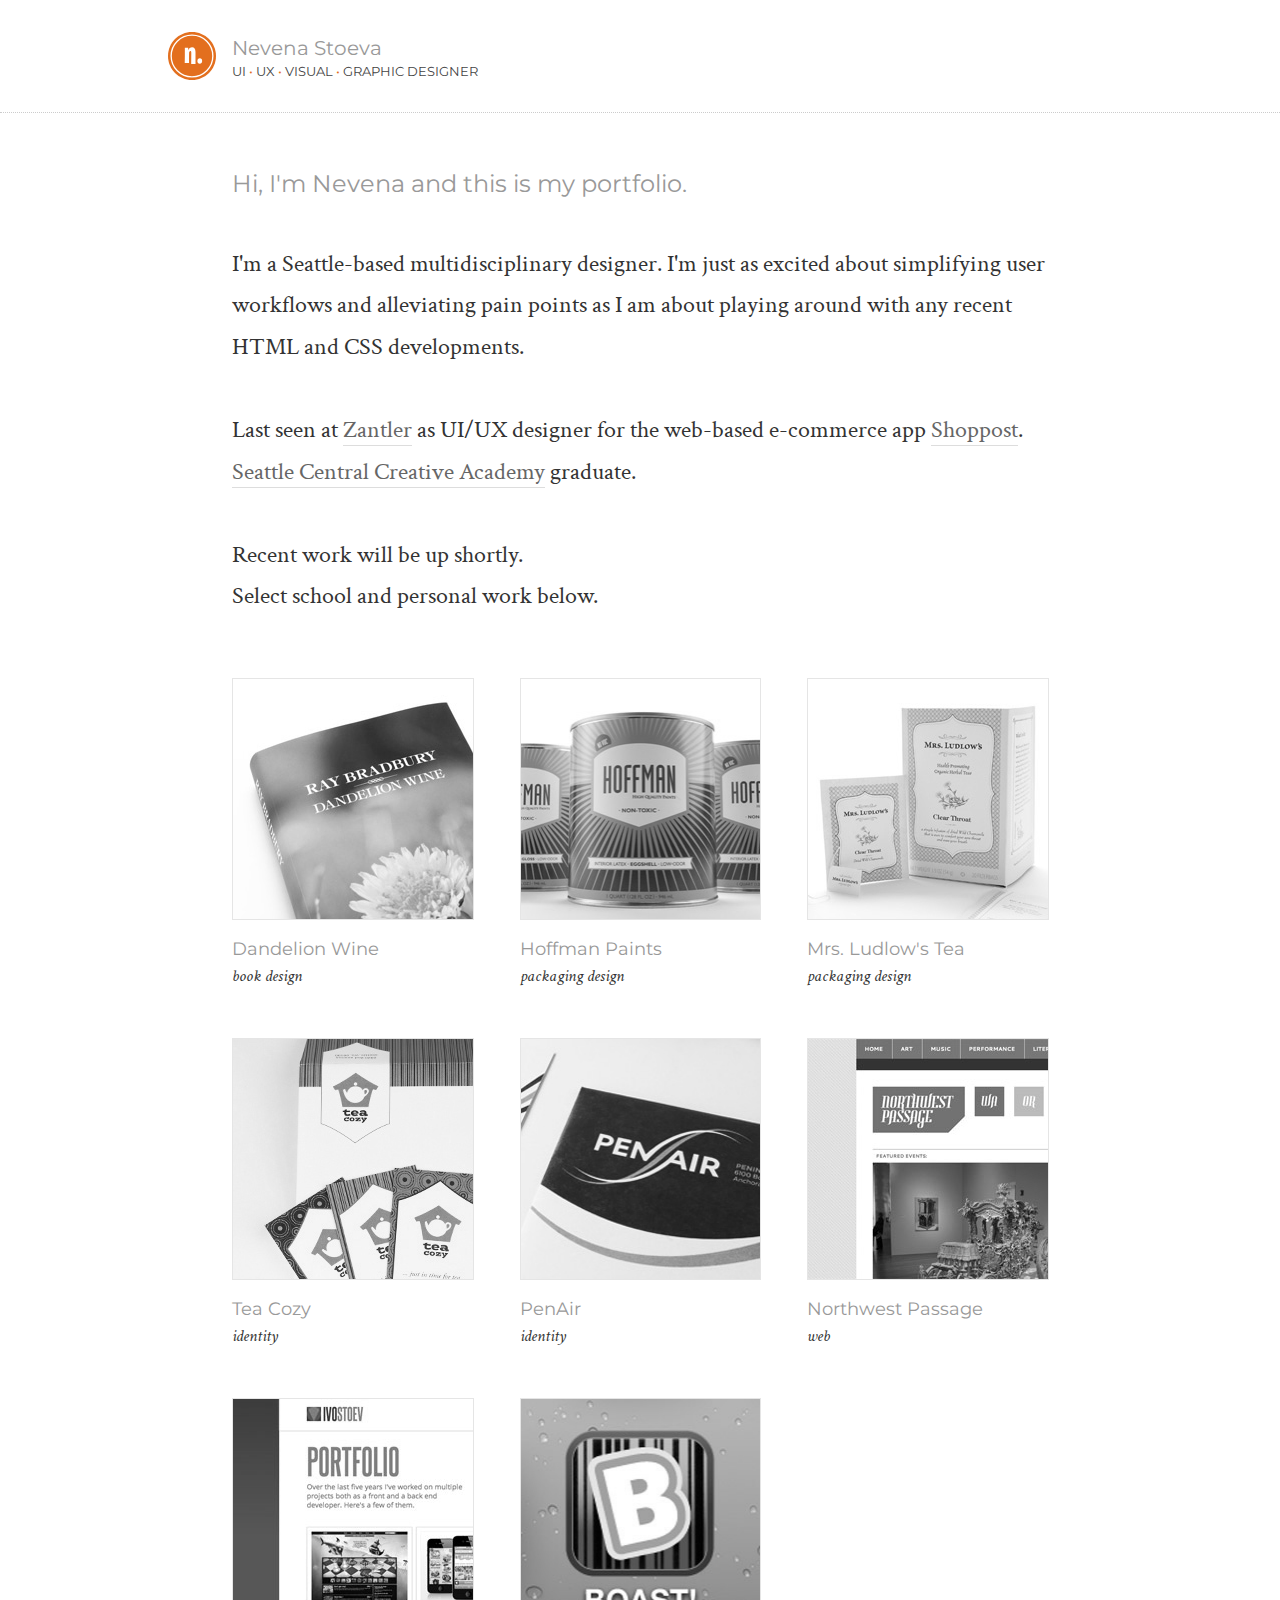
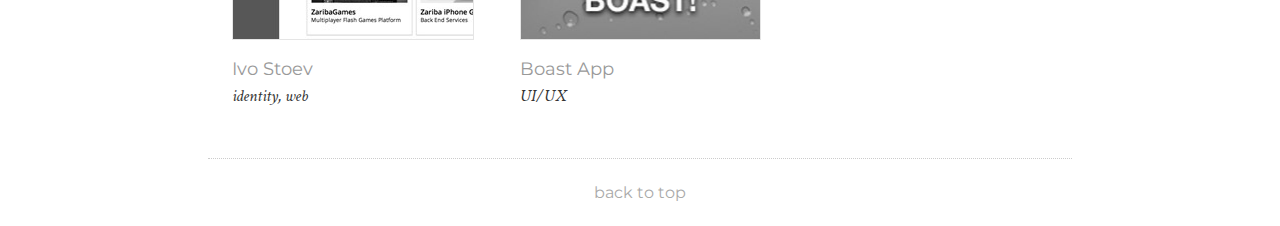
<file: index.html>
<!DOCTYPE html>
<html>
<head>
	<title>Nevena Stoeva | Portfolio</title>
	<link rel="icon" href="img/favicon.png" />
	<meta name="viewport" content="width=device-width, initial-scale=1.0">
	<meta name="description" content="Portfolio of Nevena Stoeva, Seattle-based UI/UX/Visual/Graphic Designer" />
	<meta name="keywords" content="portfolio, UI designer, UX designer, user interface designer, visual designer, graphic designer" />
	<link href='https://fonts.googleapis.com/css?family=Montserrat:400,700' rel='stylesheet' type='text/css'>
	<link href='https://fonts.googleapis.com/css?family=Crimson+Text:400,400italic,600,600italic,700,700italic' rel='stylesheet' type='text/css'>
	<link rel="stylesheet" src="//normalize-css.googlecode.com/svn/trunk/normalize.css" />
	<link href="styles.css" rel="stylesheet" type="text/css">
	<script>
	  (function(i,s,o,g,r,a,m){i['GoogleAnalyticsObject']=r;i[r]=i[r]||function(){
	  (i[r].q=i[r].q||[]).push(arguments)},i[r].l=1*new Date();a=s.createElement(o),
	  m=s.getElementsByTagName(o)[0];a.async=1;a.src=g;m.parentNode.insertBefore(a,m)
	  })(window,document,'script','//www.google-analytics.com/analytics.js','ga');

	  ga('create', 'UA-23920170-1', 'auto');
	  ga('send', 'pageview');

	</script>
</head>

<body>
	<!-- Why hello there, thank you for taking a look.  -->
		<div class="container-fluid main-nav">
			<header class="container">
			<a href="index.html">	
				<img src="img/nevena-logo.svg" alt="Nevena Stoeva logo" class="logo">
				<div>
					<h1>Nevena Stoeva</h1>
					<h2>UI <span class="orange">&bullet;</span> UX <span class="orange">&bullet;</span> Visual <span class="orange">&bullet;</span> Graphic Designer</h2>
				</div>
			</a>
			</header>
		</div>


	<section class="container summary">
		<h3>Hi, I'm Nevena and this is my portfolio.</h3>
		<p>I'm a Seattle-based multidisciplinary designer. I'm just as excited about simplifying user workflows and alleviating pain points as I am about playing around with any recent HTML and CSS developments.</p>
		<p>Last seen at <a href="http://zantler.com/" target="_blank">Zantler</a> as UI/UX designer for the web-based e-commerce app <a href="http://shoppost.com/" target="_blank.">Shoppost</a>. <a href="http://seattlecentralcreativeacademy.com/">Seattle Central Creative Academy</a> graduate.</p>
		<p>Recent work will be up shortly. <br/> 
		   Select school and personal work below.</p>
	</section>

	<section class="container projects">
		<ul>
			<li class="project">
				<a href="dandelion-wine.html">
					<img class="project-thumbnail" src="img/thumbnail-dandelion.jpg" alt="Project thumbnail: Dandelion Wine, book design">
					<h4>Dandelion Wine</h4>
					<p class="project-label">book design</p>
				</a>
			</li>
			<li class="project">
				<a href="hoffman.html">
					<img class="project-thumbnail" src="img/thumbnail-hoffman.jpg" alt="Project thumbnail: Hoffman Paints, packaging design">
					<h4>Hoffman Paints</h4>
					<p class="project-label">packaging design</p>
				</a>
			</li>
			<li class="project">
				<a href="ludlow.html">
					<img class="project-thumbnail" src="img/thumbnail-ludlow.jpg" alt="Project thumbnail: Mrs. Ludlow's Tea, web design">
					<h4>Mrs. Ludlow's Tea</h4>
					<p class="project-label">packaging design</p>
				</a>
			</li>
			<li class="project">
				<a href="tea-cozy.html">
					<img class="project-thumbnail" src="img/thumbnail-tea-cozy.jpg" alt="Project thumbnail: Tea Cozy, identity">
					<h4>Tea Cozy</h4>
					<p class="project-label">identity</p>
				</a>
			</li>
			<li class="project">
				<a href="penair.html">
					<img class="project-thumbnail" src="img/thumbnail-penair.jpg" alt="Project thumbnail: PenAir, identity">
					<h4>PenAir</h4>
					<p class="project-label">identity</p>
				</a>
			</li>
			<li class="project">
				<a href="northwest-passage.html">
					<img class="project-thumbnail" src="img/thumbnail-northwest-passage.jpg" alt="Project thumbnail: Northwest Passage, web design">
					<h4>Northwest Passage</h4>
					<p class="project-label">web</p>
				</a>
			</li>
			<li class="project">
				<a href="ivo-stoev.html">
					<img class="project-thumbnail" src="img/thumbnail-ivo.jpg" alt="Project thumbnail: Ivo Stoev, identity and web design">
					<h4>Ivo Stoev</h4>
					<p class="project-label">identity, web</p>
				</a>
			</li>
			<li class="project">
				<a href="boast-app.html">
					<img class="project-thumbnail" src="img/thumbnail-boast.jpg" alt="Project thumbnail: Boast, UI/UX design">
					<h4>Boast App</h4>
					<p class="project-label">UI/UX</p>
				</a>
			</li>		
		</ul>		
	</section>
	<footer class="container">
		<a href="#top">back to top</a>
	</footer>
</body>
</html>
</file>
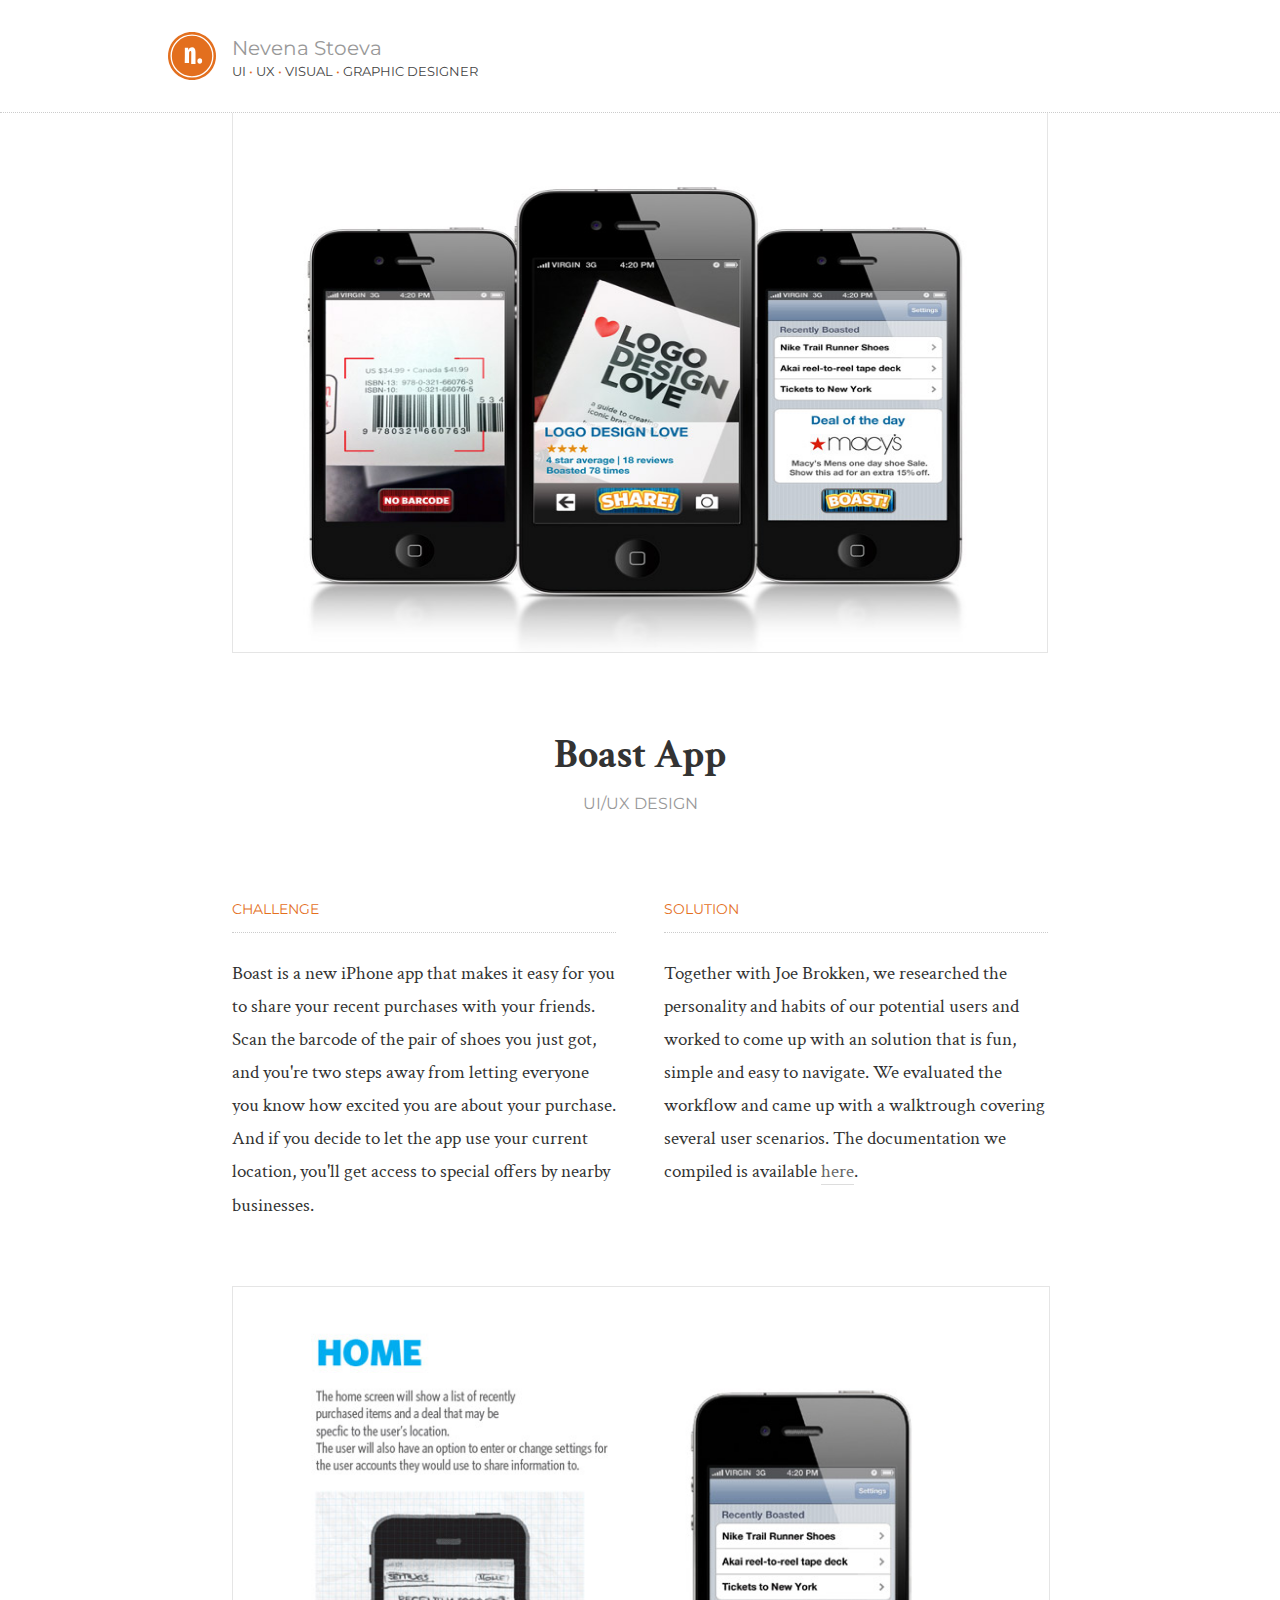
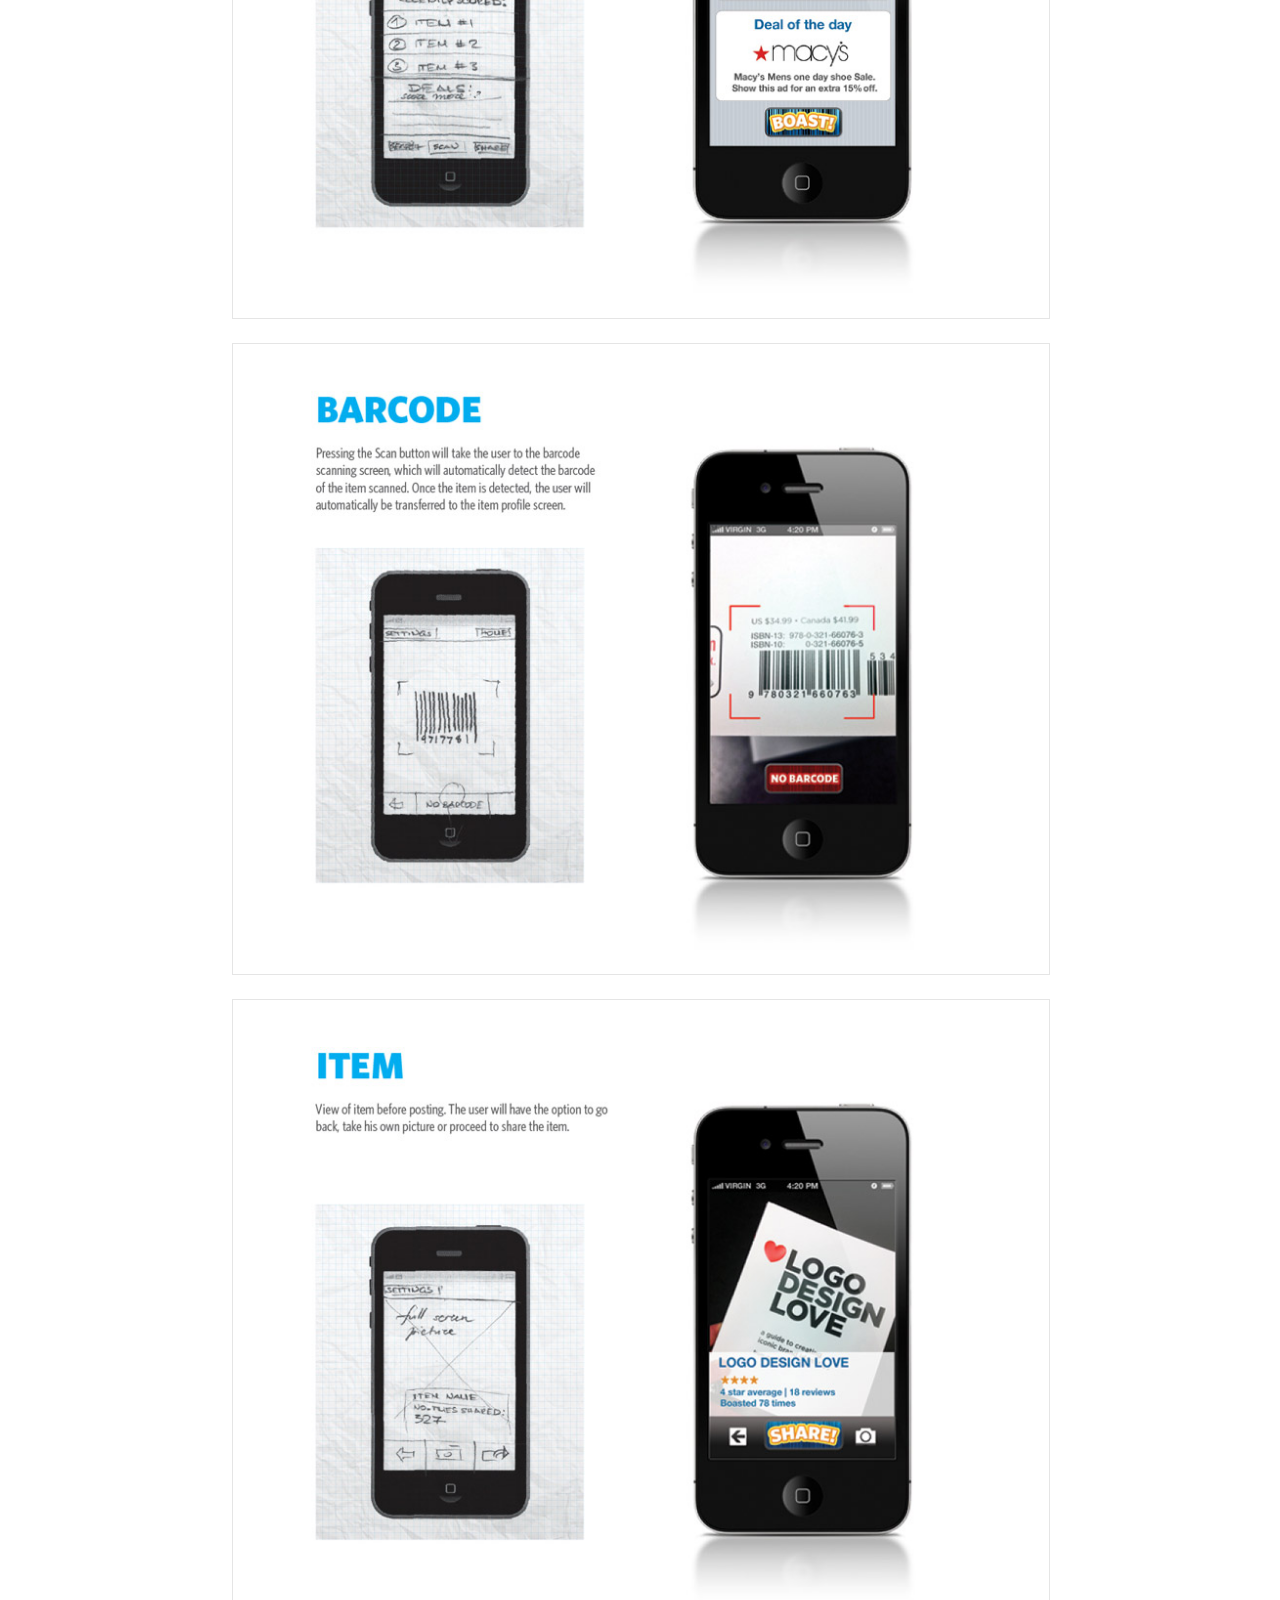
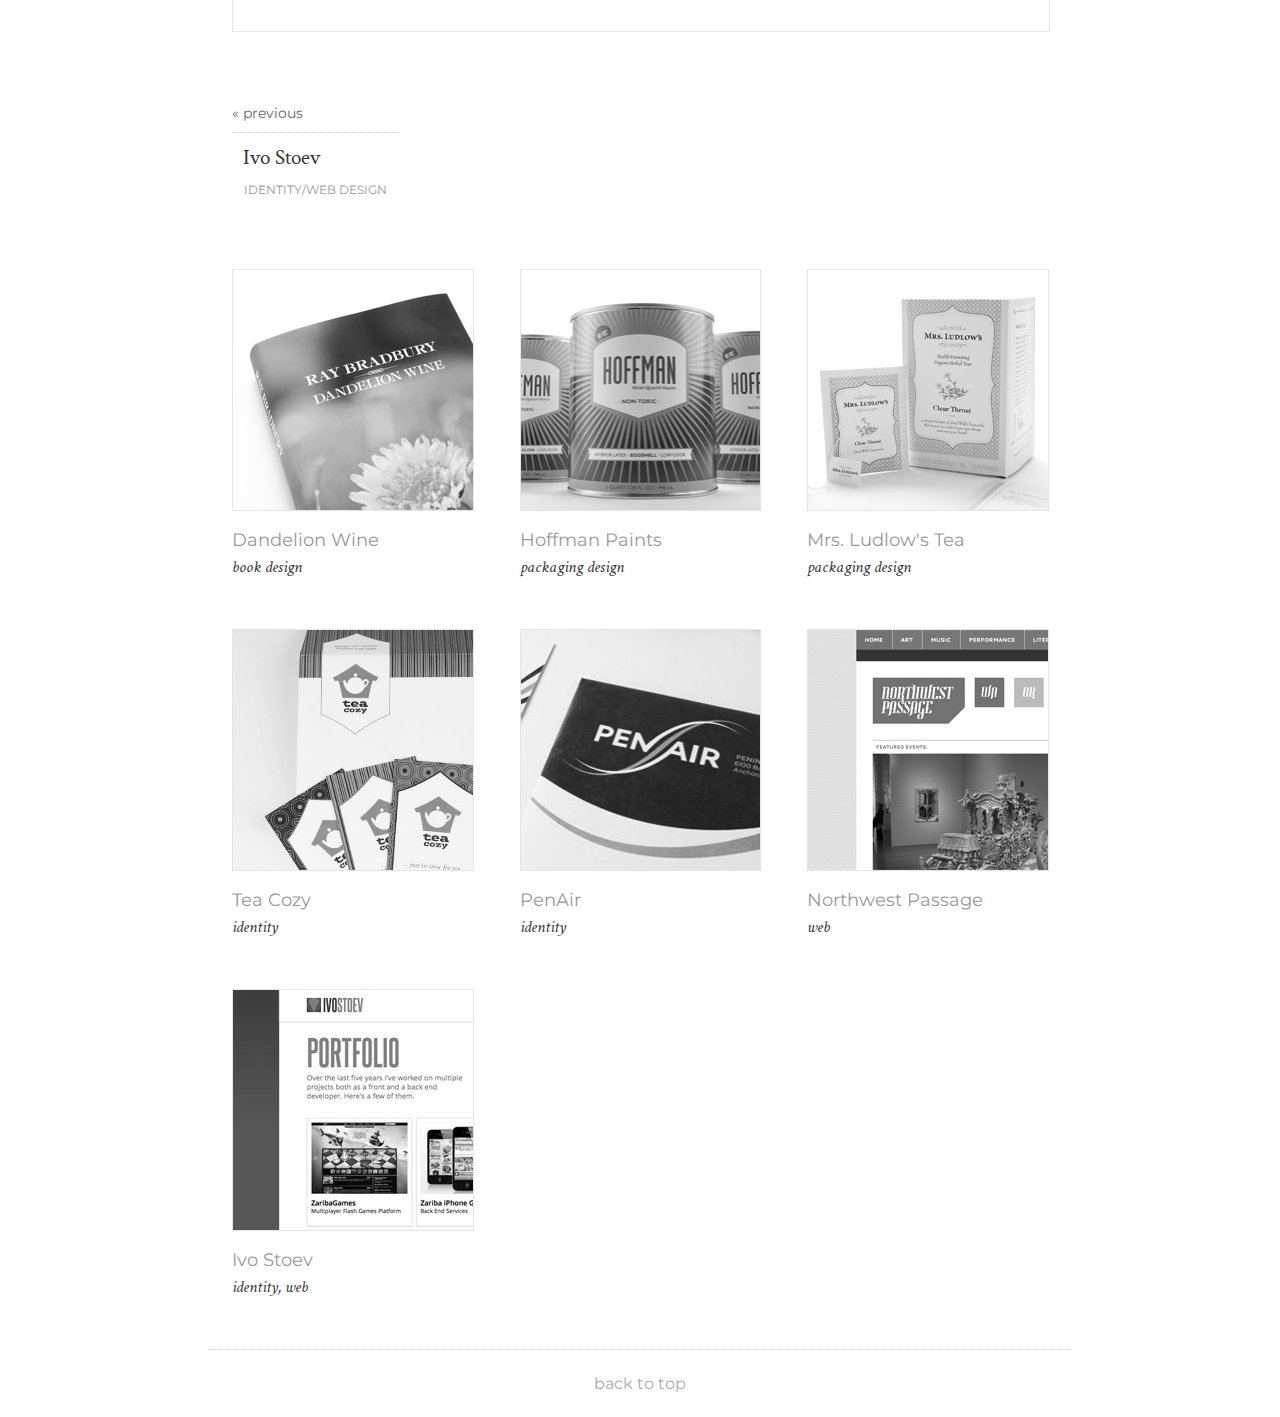
<file: boast-app.html>
<!DOCTYPE html>
<html>
<head>
	<title>Nevena Stoeva | Boast App</title>
	<meta name="viewport" content="width=device-width, initial-scale=1.0">
	<link rel="icon" href="img/favicon.png" />
	<link href='https://fonts.googleapis.com/css?family=Montserrat:400,700' rel='stylesheet' type='text/css'>
	<link href='https://fonts.googleapis.com/css?family=Crimson+Text:400,400italic,600,600italic,700,700italic' rel='stylesheet' type='text/css'>
	<link rel="stylesheet" src="//normalize-css.googlecode.com/svn/trunk/normalize.css" />
	<link href="styles.css" rel="stylesheet" type="text/css">
	<script>
	  (function(i,s,o,g,r,a,m){i['GoogleAnalyticsObject']=r;i[r]=i[r]||function(){
	  (i[r].q=i[r].q||[]).push(arguments)},i[r].l=1*new Date();a=s.createElement(o),
	  m=s.getElementsByTagName(o)[0];a.async=1;a.src=g;m.parentNode.insertBefore(a,m)
	  })(window,document,'script','//www.google-analytics.com/analytics.js','ga');

	  ga('create', 'UA-23920170-1', 'auto');
	  ga('send', 'pageview');

	</script>
</head>

<body>
	<!-- Why hello there, thank you for taking a look.  -->
	<div class="container-fluid main-nav" id="top">
		<header class="container">
		<a href="index.html">	
			<img src="img/nevena-logo.svg" alt="Nevena Stoeva logo" class="logo">
			<div>
				<h1>Nevena Stoeva</h1>
				<h2>UI <span class="orange">&bullet;</span> UX <span class="orange">&bullet;</span> Visual <span class="orange">&bullet;</span> Graphic Designer</h2>
			</div>
		</a>
		</header>
	</div>

	<section class="container project-summary">
		<div class="project-image-main">
			<img src="img/boast-app-1.jpg" alt="Boast App Screens">
		</div>	
		<h3>Boast App</h3>
		<h4>UI/UX Design</h4>
		<section>
			<h5>Challenge</h5>
			<p>Boast is a new iPhone app that makes it easy for you to share your recent purchases with your friends. Scan the barcode of the pair of shoes you just got, and you're two steps away from letting everyone you know how excited you are about your purchase. And if you decide to let the app use your current location, you'll get access to special offers by nearby businesses.</p>
		</section>
		<section>
			<h5>Solution</h5>
			<p>Together with Joe Brokken, we researched the personality and habits of our potential users and worked to come up with an solution that is fun, simple and easy to navigate. We evaluated the workflow and came up with a walktrough covering several user scenarios. The documentation we compiled is available <a href="files/boast-web.pdf">here</a>.</p>
		</section>
		<div class="project-gallery">
			<img src="img/boast-app-2.jpg" alt="Boast App home state - sketch and mockup">
			<img src="img/boast-app-3.jpg" alt="Boast App barcode scanning state - sketch and mockup">
			<img src="img/boast-app-4.jpg" alt="Boast App scanned item located state - sketch and mockup">
		</div>
		<nav class="projects-navigation">
			<ul>
				<li class="previous">
					<a href="ivo-stoev.html">
						<span class="nav-direction">&laquo; previous</span>
						<span class="nav-project-title">Ivo Stoev</span>
						<span class="nav-project-label">Identity/Web design</span>
					</a>
				</li>
				<li class="next">
					<a href="penair.html">
						<span class="nav-direction hidden">next &raquo;</span>
						<span class="nav-project-title hidden">Project Title</span>
						<span class="nav-project-label hidden">Project Label</span>
					</a>
				</li>
			</ul>
		</nav>
	</section>

	<section class="container projects">
		<ul>
			<li class="project">
				<a href="dandelion-wine.html">
					<img class="project-thumbnail" src="img/thumbnail-dandelion.jpg" alt="Project thumbnail: Dandelion Wine, book design">
					<h4>Dandelion Wine</h4>
					<p class="project-label">book design</p>
				</a>
			</li>
			<li class="project">
				<a href="hoffman.html">
					<img class="project-thumbnail" src="img/thumbnail-hoffman.jpg" alt="Project thumbnail: Hoffman Paints, packaging design">
					<h4>Hoffman Paints</h4>
					<p class="project-label">packaging design</p>
				</a>
			</li>
			<li class="project">
				<a href="ludlow.html">
					<img class="project-thumbnail" src="img/thumbnail-ludlow.jpg" alt="Project thumbnail: Mrs. Ludlow's Tea, web design">
					<h4>Mrs. Ludlow's Tea</h4>
					<p class="project-label">packaging design</p>
				</a>
			</li>
			<li class="project">
				<a href="tea-cozy.html">
					<img class="project-thumbnail" src="img/thumbnail-tea-cozy.jpg" alt="Project thumbnail: Tea Cozy, identity">
					<h4>Tea Cozy</h4>
					<p class="project-label">identity</p>
				</a>
			</li>
			<li class="project">
				<a href="penair.html">
					<img class="project-thumbnail" src="img/thumbnail-penair.jpg" alt="Project thumbnail: PenAir, identity">
					<h4>PenAir</h4>
					<p class="project-label">identity</p>
				</a>
			</li>
			<li class="project">
				<a href="northwest-passage.html">
					<img class="project-thumbnail" src="img/thumbnail-northwest-passage.jpg" alt="Project thumbnail: Northwest Passage, web design">
					<h4>Northwest Passage</h4>
					<p class="project-label">web</p>
				</a>
			</li>
			<li class="project">
				<a href="ivo-stoev.html">
					<img class="project-thumbnail" src="img/thumbnail-ivo.jpg" alt="Project thumbnail: Ivo Stoev, identity and web design">
					<h4>Ivo Stoev</h4>
					<p class="project-label">identity, web</p>
				</a>
			</li>
<!-- 			<li class="project hidden">
				<a href="boast-app.html">
					<img class="project-thumbnail" src="img/thumbnail-boast.jpg" alt="Project thumbnail: Boast, UI/UX design">
					<h4>Boast App</h4>
					<p class="project-label">UI/UX</p>
				</a>
			</li> -->		
		</ul>		
	</section>
	<footer class="container">
		<a href="#top">back to top</a>
	</footer>
</body>
</html>
</file>
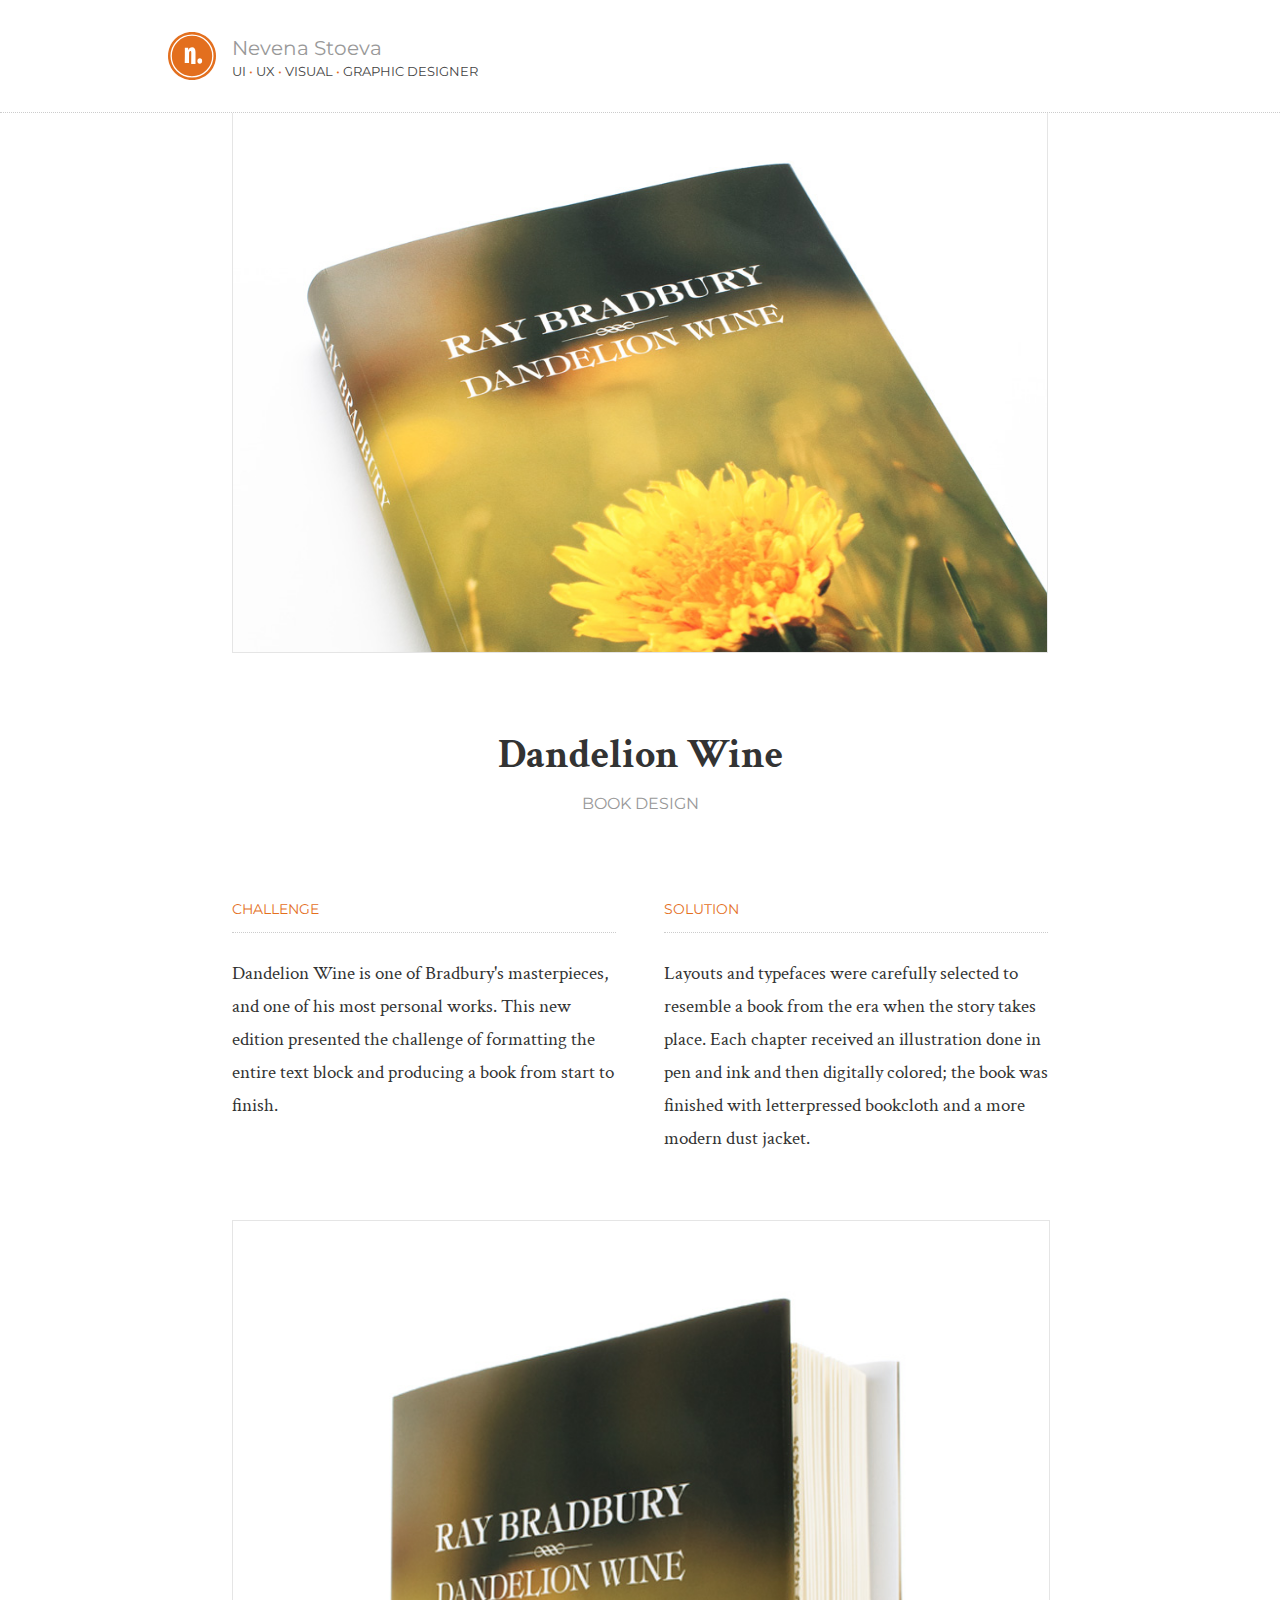
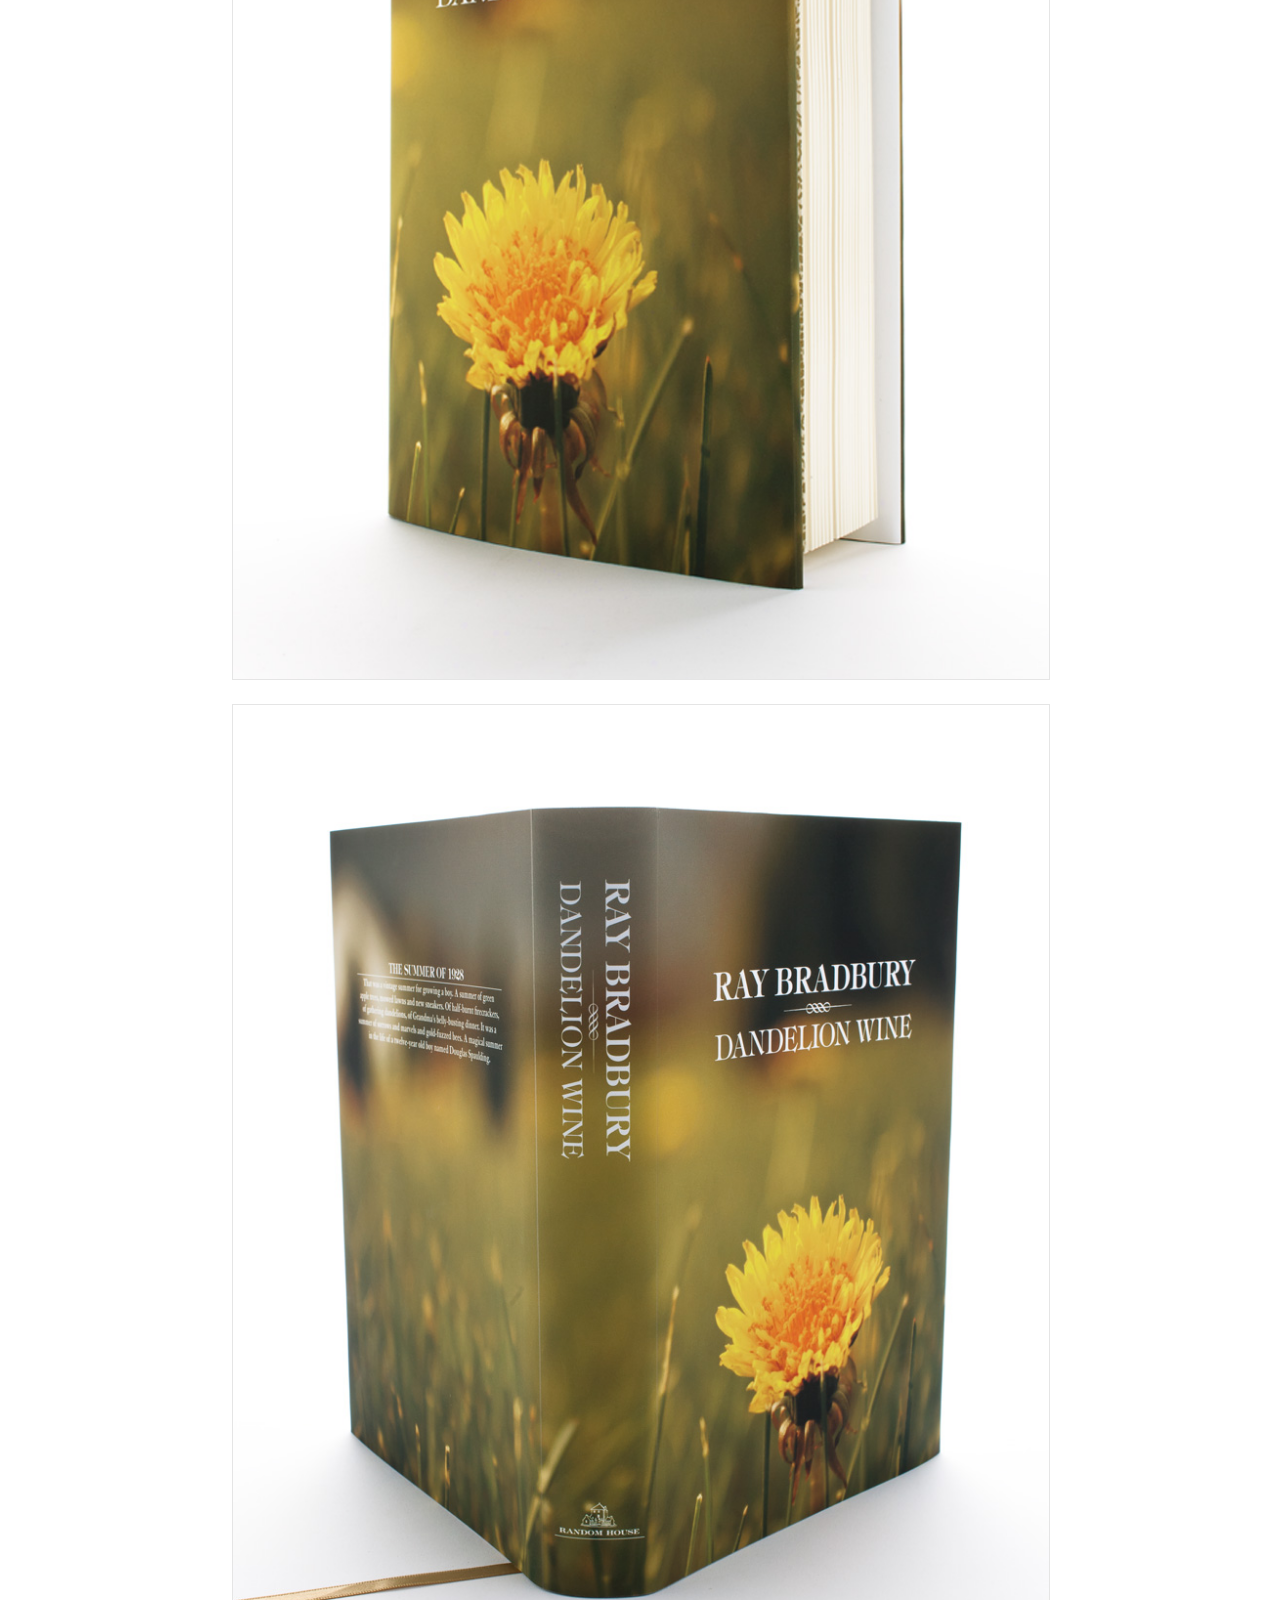
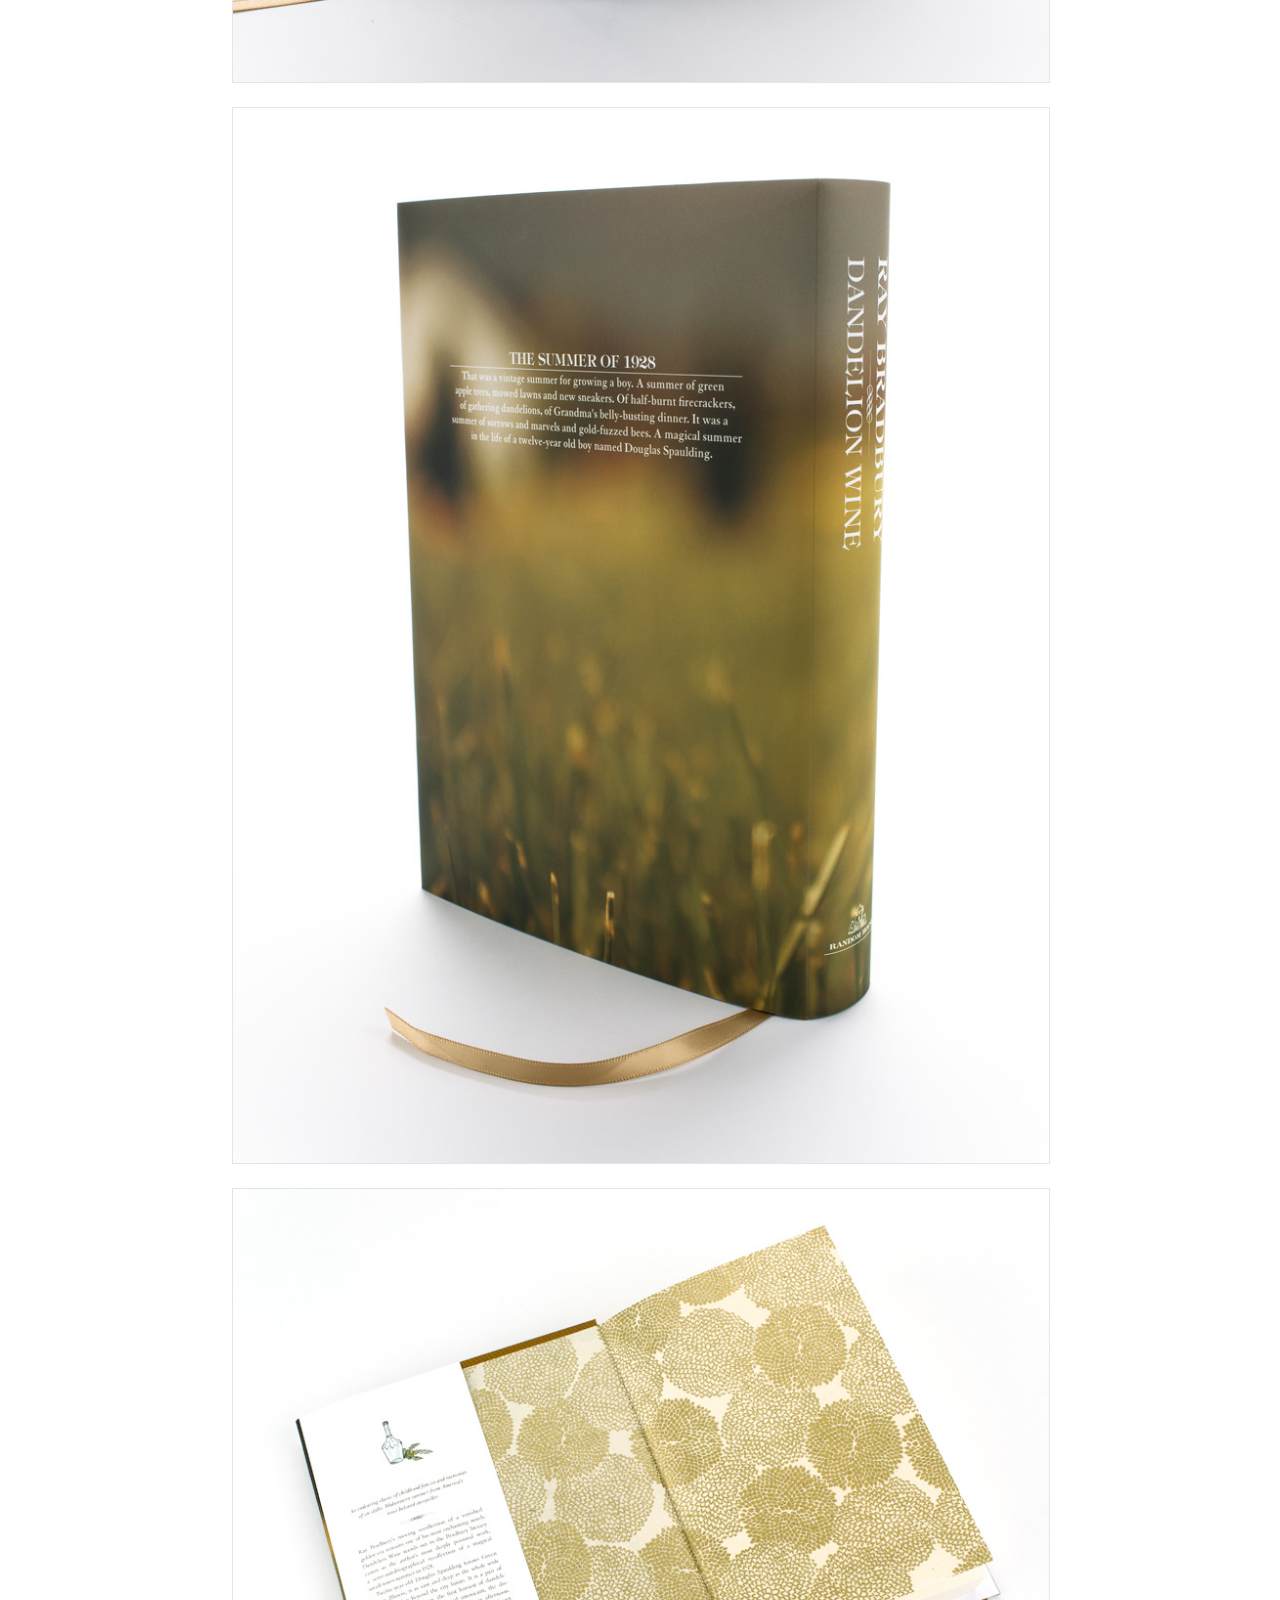
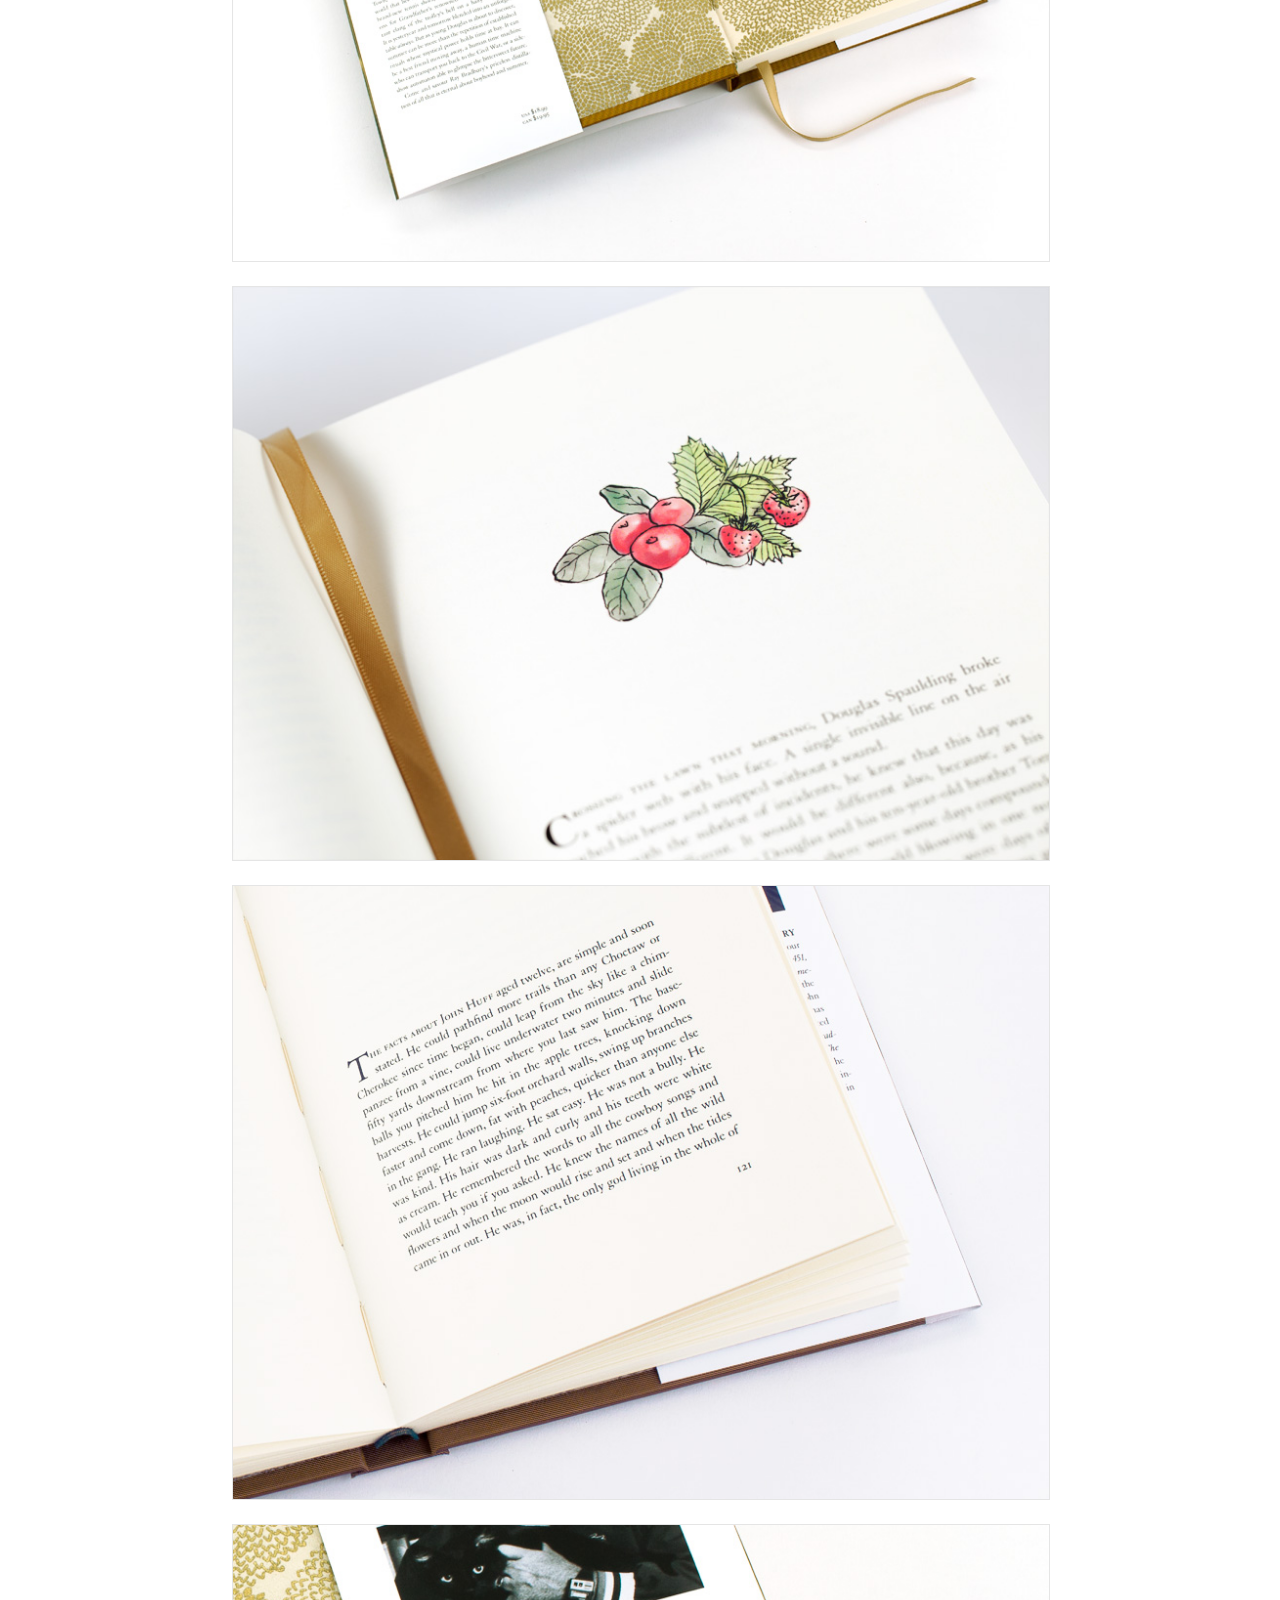
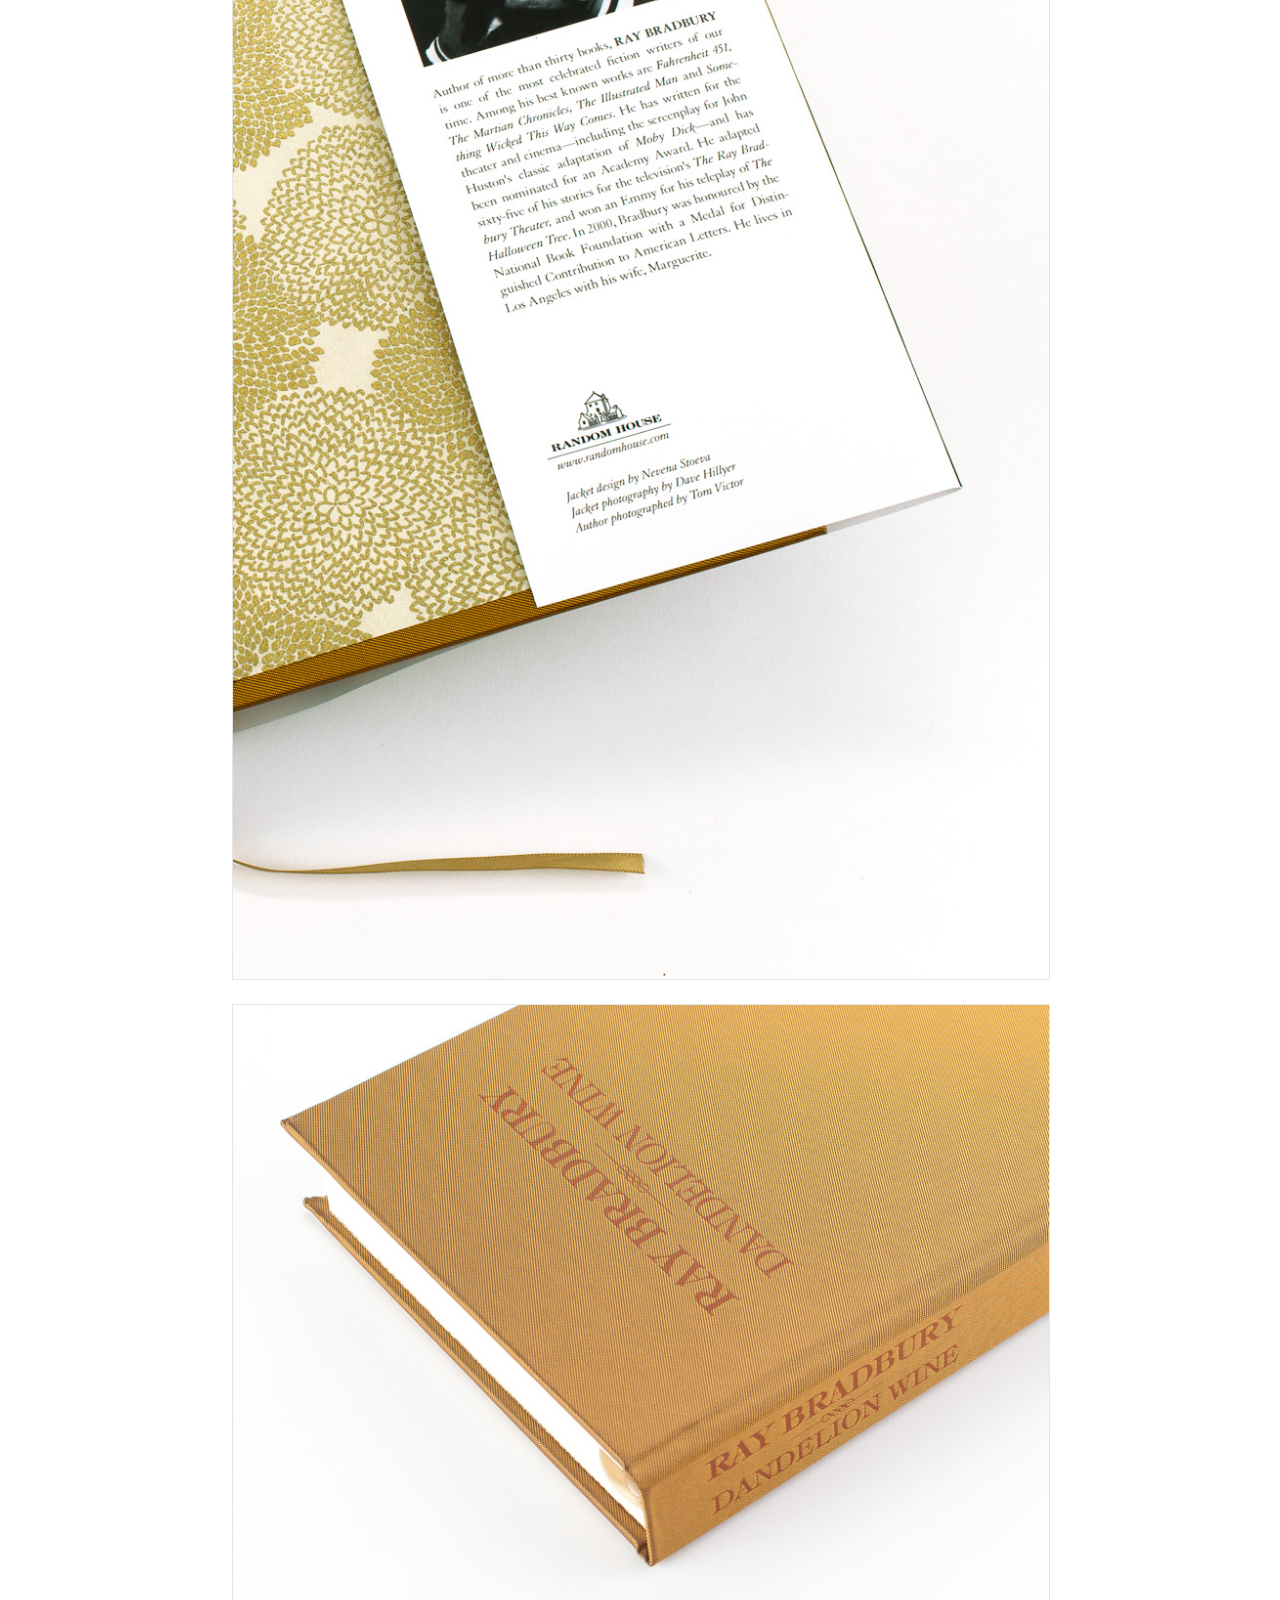
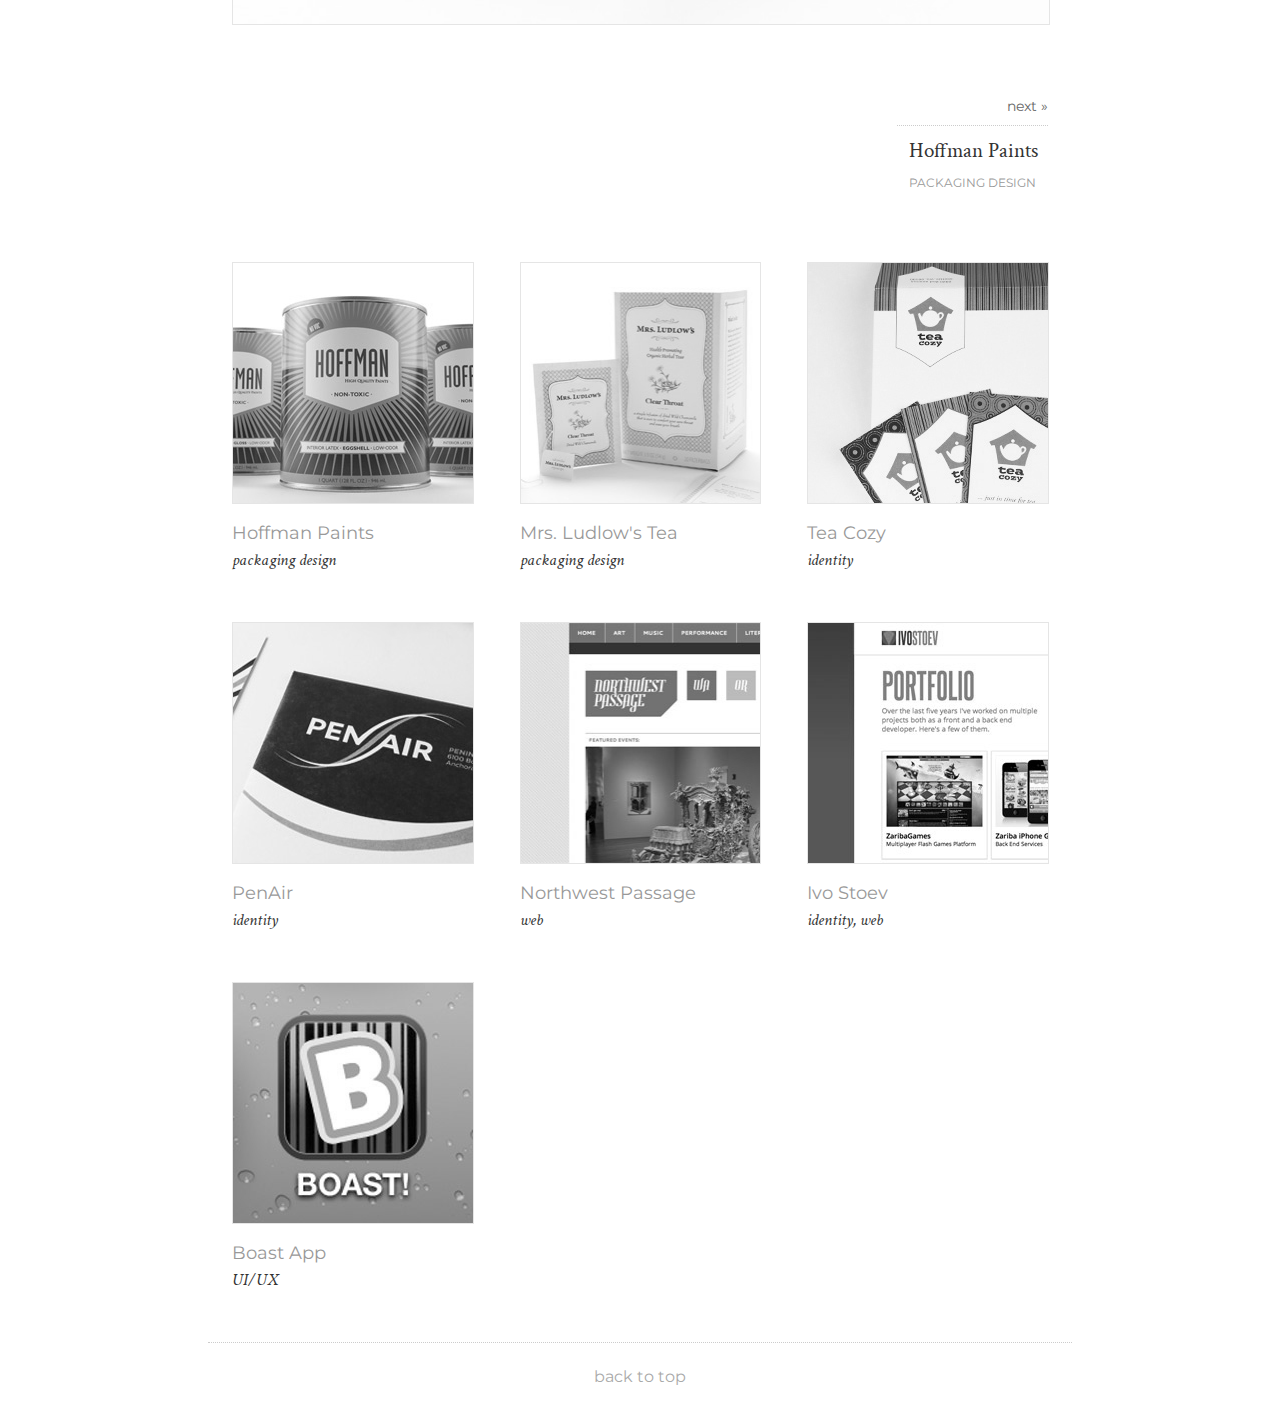
<file: dandelion-wine.html>
<!DOCTYPE html>
<html>
<head>
	<title>Nevena Stoeva | Dandelion Wine</title>
	<meta name="viewport" content="width=device-width, initial-scale=1.0">
	<link rel="icon" href="img/favicon.png" />
	<link href='https://fonts.googleapis.com/css?family=Montserrat:400,700' rel='stylesheet' type='text/css'>
	<link href='https://fonts.googleapis.com/css?family=Crimson+Text:400,400italic,600,600italic,700,700italic' rel='stylesheet' type='text/css'>
	<link rel="stylesheet" src="//normalize-css.googlecode.com/svn/trunk/normalize.css" />
	<link href="styles.css" rel="stylesheet" type="text/css">
	<script>
	  (function(i,s,o,g,r,a,m){i['GoogleAnalyticsObject']=r;i[r]=i[r]||function(){
	  (i[r].q=i[r].q||[]).push(arguments)},i[r].l=1*new Date();a=s.createElement(o),
	  m=s.getElementsByTagName(o)[0];a.async=1;a.src=g;m.parentNode.insertBefore(a,m)
	  })(window,document,'script','//www.google-analytics.com/analytics.js','ga');

	  ga('create', 'UA-23920170-1', 'auto');
	  ga('send', 'pageview');

	</script>
</head>

<body>
	<!-- Why hello there, thank you for taking a look.  -->
	<div class="container-fluid main-nav" id="top">
		<header class="container">
		<a href="index.html">	
			<img src="img/nevena-logo.svg" alt="Nevena Stoeva logo" class="logo">
			<div>
				<h1>Nevena Stoeva</h1>
				<h2>UI <span class="orange">&bullet;</span> UX <span class="orange">&bullet;</span> Visual <span class="orange">&bullet;</span> Graphic Designer</h2>
			</div>
		</a>
		</header>
	</div>

	<section class="container project-summary">
		<div class="project-image-main">
			<img src="img/dandelion-wine-1.jpg" alt="Dandelion Wine book cover">
		</div>
		<h3>Dandelion Wine</h3>
		<h4>Book Design</h4>
		<section>
			<h5>Challenge</h5>
			<p>Dandelion Wine is one of Bradbury's masterpieces, and one of his most personal works. This new edition presented the challenge of formatting the entire text block and producing a book from start to finish.</p>
		</section>
		<section>
			<h5>Solution</h5>
			<p>Layouts and typefaces were carefully selected to resemble a book from the era when the story takes place. Each chapter received an illustration done in pen and ink and then digitally colored; the book was finished with letterpressed bookcloth and a more modern dust jacket.</p>
		</section>
		<div class="project-gallery">
			<img src="img/dandelion-wine-2.jpg" alt="Dandelion Wine book standing upright">
			<img src="img/dandelion-wine-3.jpg" alt="Dandelion Wine book standing upright showing front and back">
			<img src="img/dandelion-wine-4.jpg" alt="Dandelion Wine book back cover">
			<img src="img/dandelion-wine-5.jpg" alt="Dandelion Wine dust jacket front flap">
			<img src="img/dandelion-wine-6.jpg" alt="Dandelion Wine chapter illustration">
			<img src="img/dandelion-wine-7.jpg" alt="Dandelion Wine page">
			<img src="img/dandelion-wine-8.jpg" alt="Dandelion Wine dust jacket back flap">
			<img src="img/dandelion-wine-9.jpg" alt="Dandelion Wine letterpressed book cloth">
		</div>
		<nav class="projects-navigation">
			<ul>
				<li class="previous">
					<a href="">
						<span class="nav-direction hidden">&laquo; previous</span>
						<span class="nav-project-title hidden">Project title</span>
						<span class="nav-project-label hidden">Project label</span>
					</a>
				</li>
				<li class="next">
					<a href="hoffman.html">
						<span class="nav-direction">next &raquo;</span>
						<span class="nav-project-title">Hoffman Paints</span>
						<span class="nav-project-label">Packaging design</span>
					</a>
				</li>
			</ul>
		</nav>
	</section>

	<section class="container projects">
		<ul>
<!-- 			<li class="project hidden">
				<a href="dandelion-wine.html">
					<img class="project-thumbnail" src="img/thumbnail-dandelion.jpg" alt="Project thumbnail: Dandelion Wine, book design">
					<h4>Dandelion Wine</h4>
					<p class="project-label">book design</p>
				</a>
			</li> -->
			<li class="project">
				<a href="hoffman.html">
					<img class="project-thumbnail" src="img/thumbnail-hoffman.jpg" alt="Project thumbnail: Hoffman Paints, packaging design">
					<h4>Hoffman Paints</h4>
					<p class="project-label">packaging design</p>
				</a>
			</li>
			<li class="project">
				<a href="ludlow.html">
					<img class="project-thumbnail" src="img/thumbnail-ludlow.jpg" alt="Project thumbnail: Mrs. Ludlow's Tea, web design">
					<h4>Mrs. Ludlow's Tea</h4>
					<p class="project-label">packaging design</p>
				</a>
			</li>
			<li class="project">
				<a href="tea-cozy.html">
					<img class="project-thumbnail" src="img/thumbnail-tea-cozy.jpg" alt="Project thumbnail: Tea Cozy, identity">
					<h4>Tea Cozy</h4>
					<p class="project-label">identity</p>
				</a>
			</li>
			<li class="project">
				<a href="penair.html">
					<img class="project-thumbnail" src="img/thumbnail-penair.jpg" alt="Project thumbnail: PenAir, identity">
					<h4>PenAir</h4>
					<p class="project-label">identity</p>
				</a>
			</li>
			<li class="project">
				<a href="northwest-passage.html">
					<img class="project-thumbnail" src="img/thumbnail-northwest-passage.jpg" alt="Project thumbnail: Northwest Passage, web design">
					<h4>Northwest Passage</h4>
					<p class="project-label">web</p>
				</a>
			</li>
			<li class="project">
				<a href="ivo-stoev.html">
					<img class="project-thumbnail" src="img/thumbnail-ivo.jpg" alt="Project thumbnail: Ivo Stoev, identity and web design">
					<h4>Ivo Stoev</h4>
					<p class="project-label">identity, web</p>
				</a>
			</li>
			<li class="project">
				<a href="boast-app.html">
					<img class="project-thumbnail" src="img/thumbnail-boast.jpg" alt="Project thumbnail: Boast, UI/UX design">
					<h4>Boast App</h4>
					<p class="project-label">UI/UX</p>
				</a>
			</li>		
		</ul>		
	</section>
	<footer class="container">
		<a href="#top">back to top</a>
	</footer>
</body>
</html>
</file>
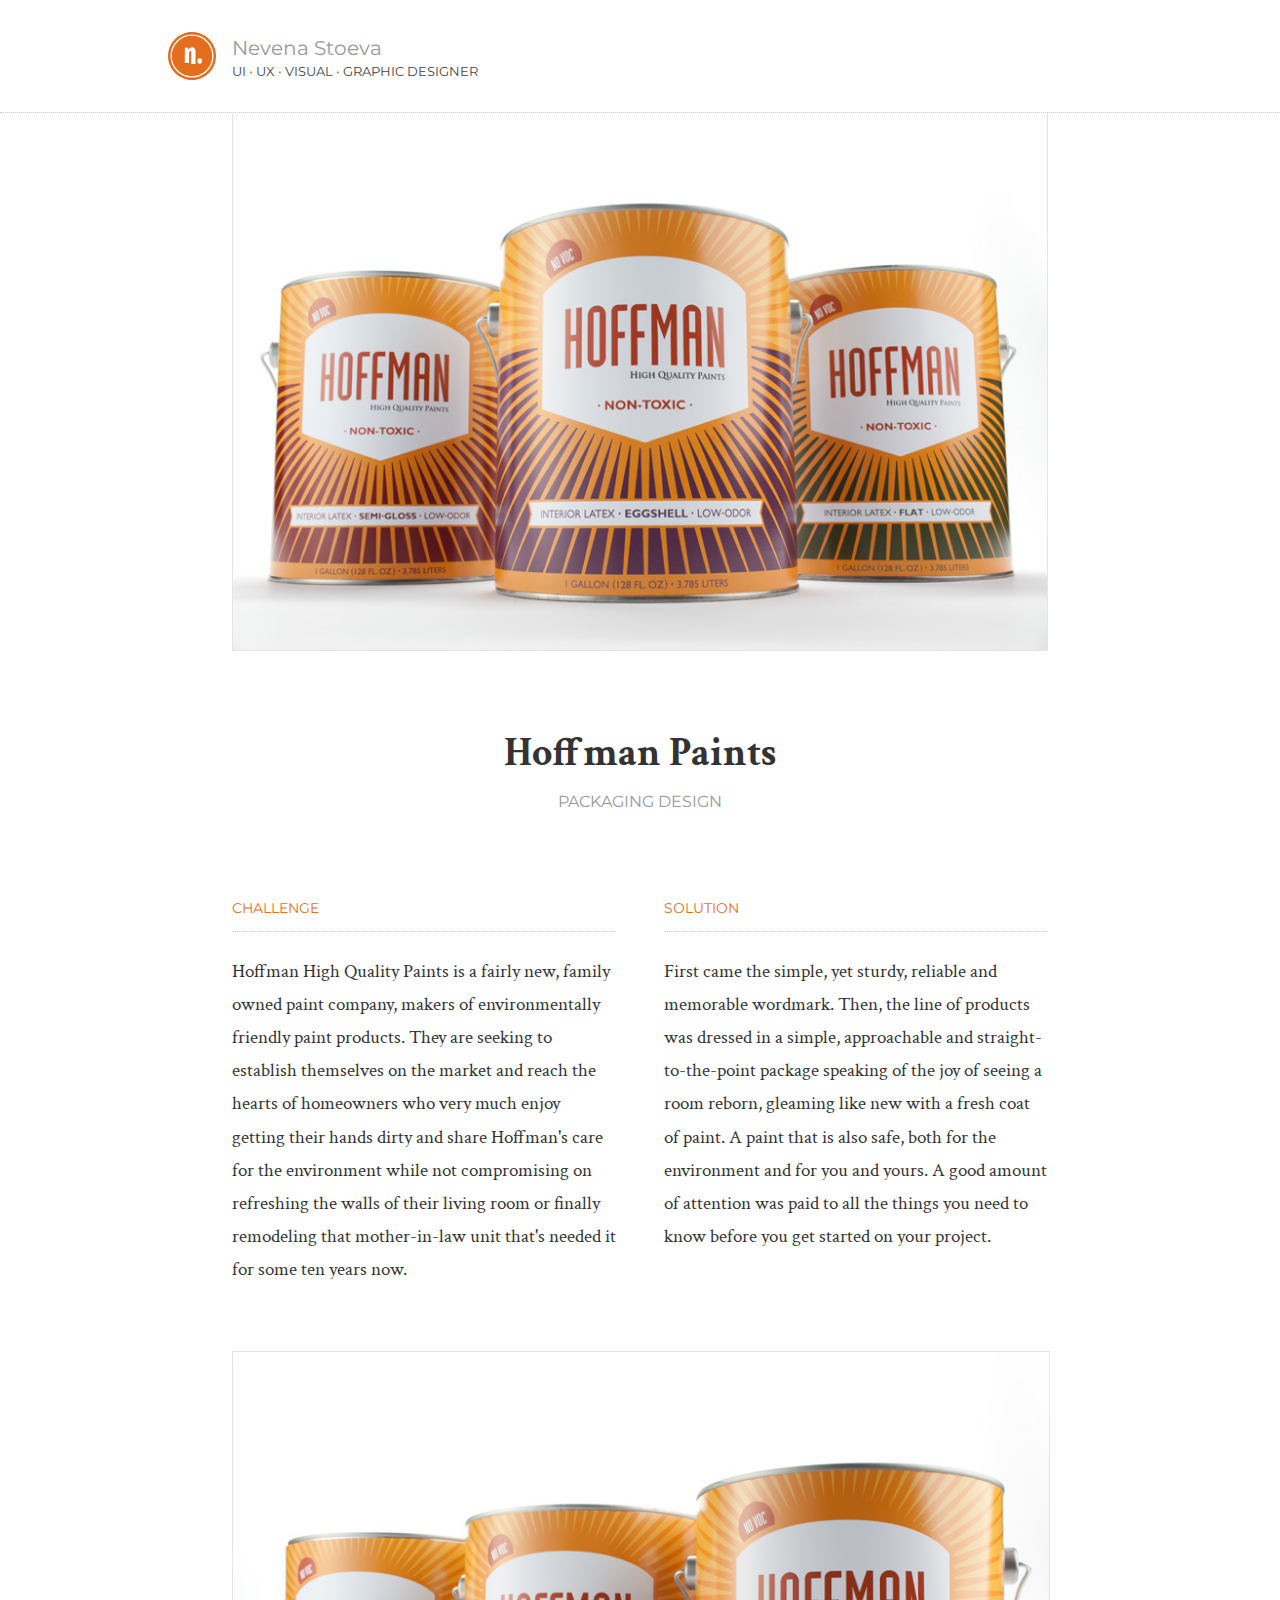
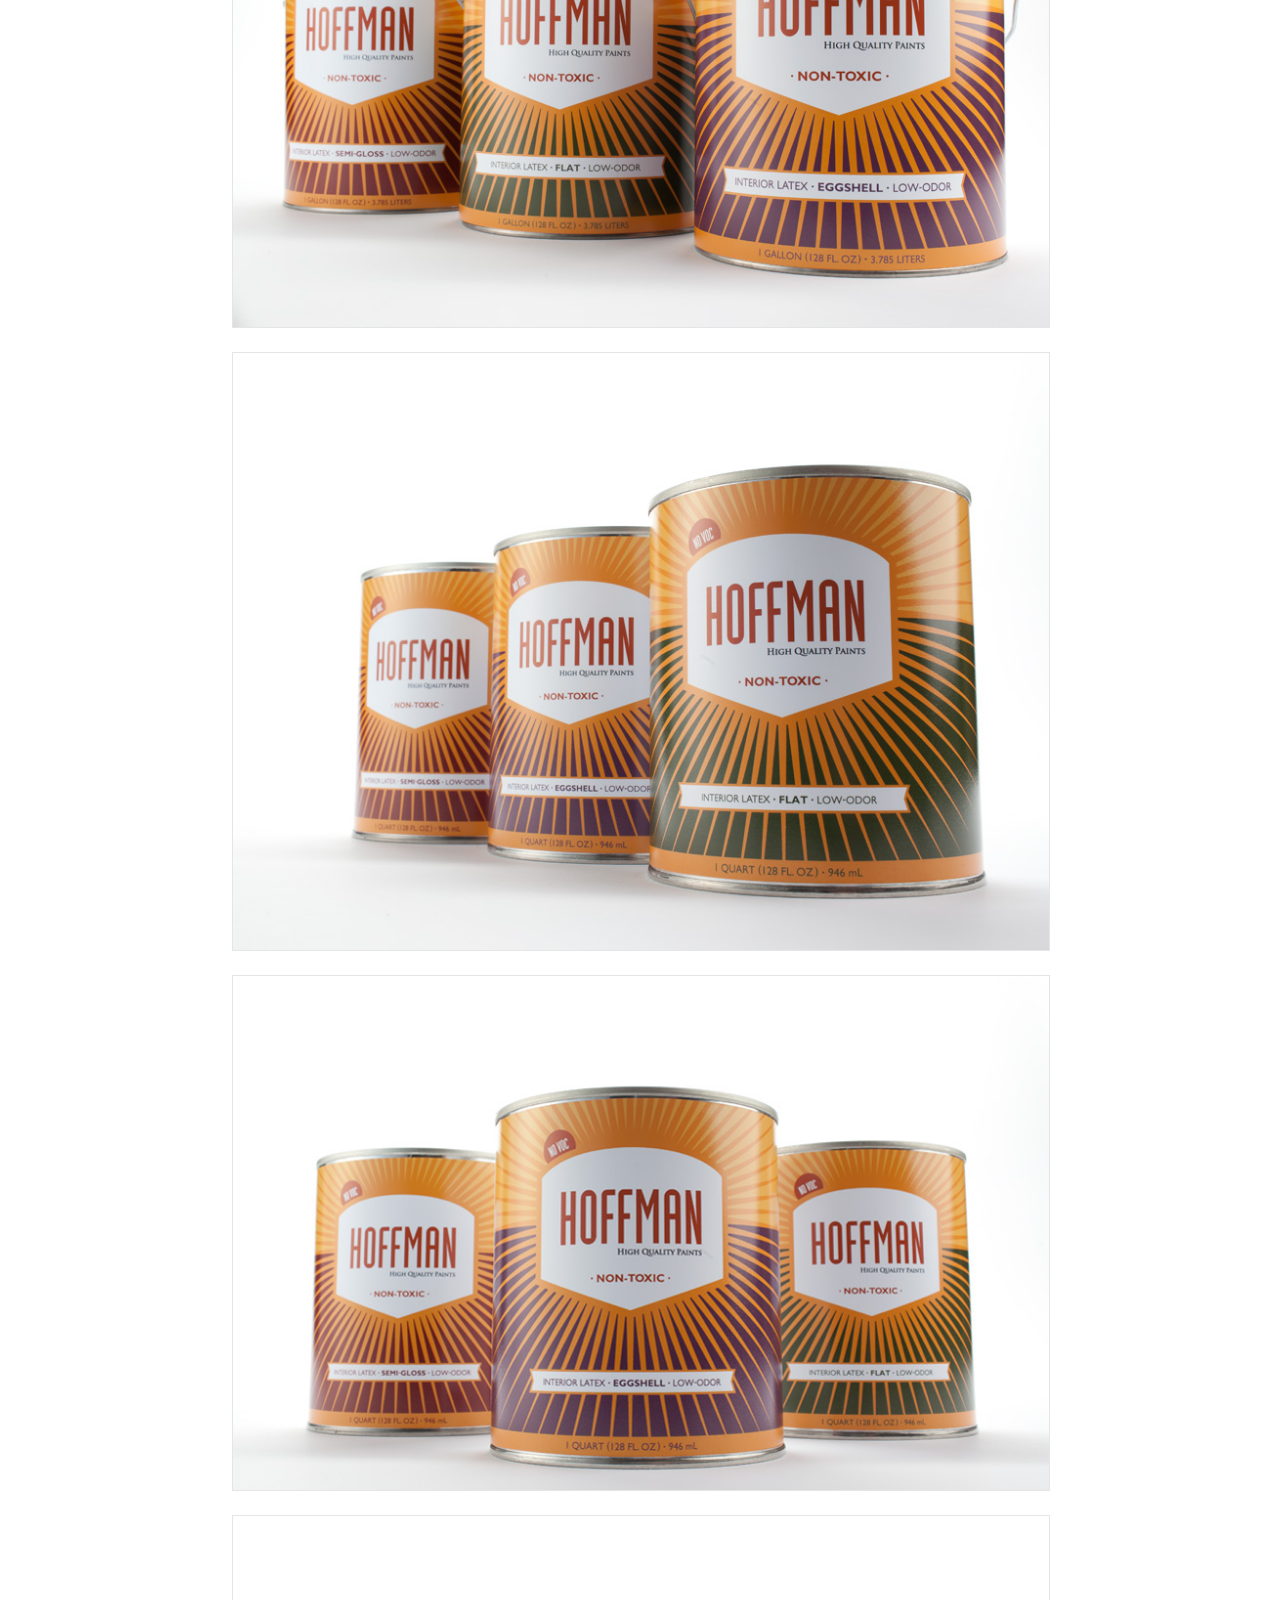
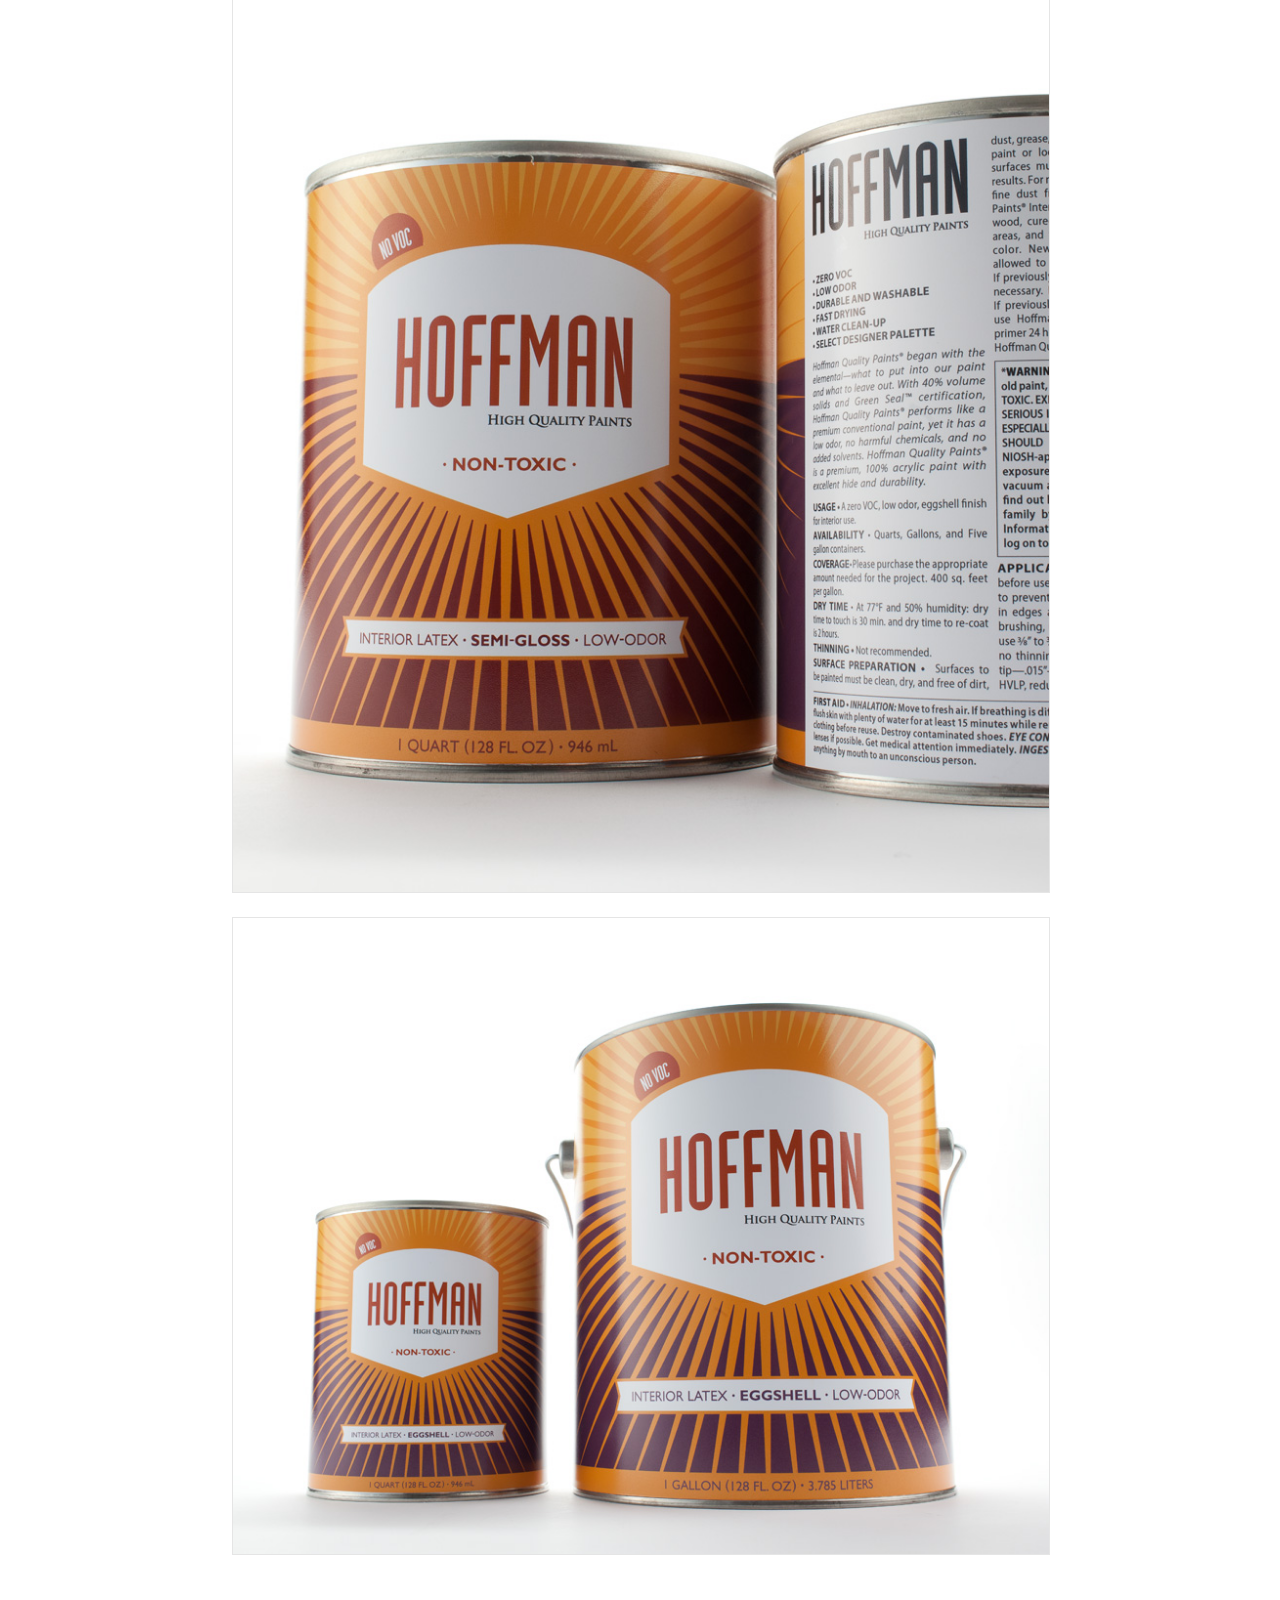
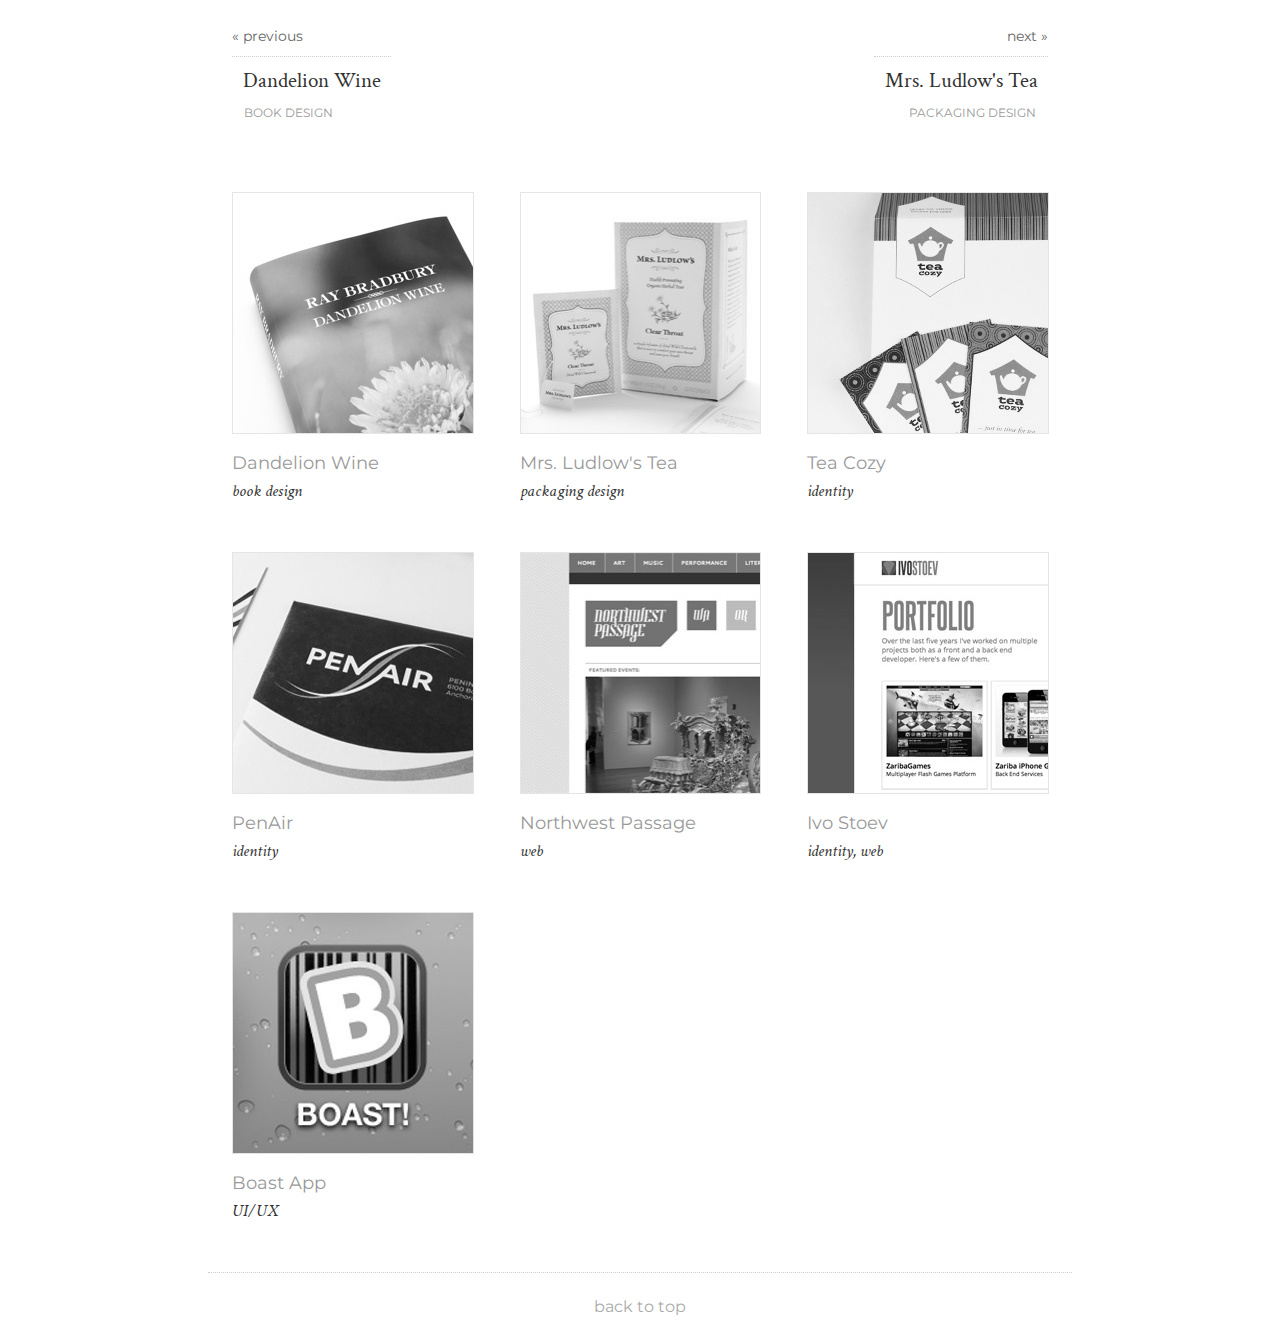
<file: hoffman.html>
<!DOCTYPE html>
<html>
<head>
	<title>Nevena Stoeva | Hoffman Paints</title>
	<meta name="viewport" content="width=device-width, initial-scale=1.0">
	<link rel="icon" href="img/favicon.png" />
	<link href='https://fonts.googleapis.com/css?family=Montserrat:400,700' rel='stylesheet' type='text/css'>
	<link href='https://fonts.googleapis.com/css?family=Crimson+Text:400,400italic,600,600italic,700,700italic' rel='stylesheet' type='text/css'>
	<link rel="stylesheet" src="//normalize-css.googlecode.com/svn/trunk/normalize.css" />
	<link href="styles.css" rel="stylesheet" type="text/css">
	<script>
	  (function(i,s,o,g,r,a,m){i['GoogleAnalyticsObject']=r;i[r]=i[r]||function(){
	  (i[r].q=i[r].q||[]).push(arguments)},i[r].l=1*new Date();a=s.createElement(o),
	  m=s.getElementsByTagName(o)[0];a.async=1;a.src=g;m.parentNode.insertBefore(a,m)
	  })(window,document,'script','//www.google-analytics.com/analytics.js','ga');

	  ga('create', 'UA-23920170-1', 'auto');
	  ga('send', 'pageview');

	</script>
</head>

<body>
	<!-- Why hello there, thank you for taking a look.  -->
	<div class="container-fluid main-nav" id="top">
		<header class="container">
		<a href="index.html">	
			<img src="img/nevena-logo.svg" alt="Nevena Stoeva logo" class="logo">
			<div>
				<h1>Nevena Stoeva</h1>
				<h2>UI <span class="orange">&bullet;</span> UX <span class="orange">&bullet;</span> Visual <span class="orange">&bullet;</span> Graphic Designer</h2>
			</div>
		</a>
		</header>
	</div>


	<section class="container project-summary">
		<div class="project-image-main">
			<img src="img/hoffman-paints-1.jpg" alt="Hoffman Paints one gallon can">
		</div>
		<h3>Hoffman Paints</h3>
		<h4>Packaging Design</h4>
		<section>
			<h5>Challenge</h5>
			<p>Hoffman High Quality Paints is a fairly new, family owned paint company, makers of environmentally friendly paint products. They are seeking to establish themselves on the market and reach the hearts of homeowners who very much enjoy getting their hands dirty and share Hoffman's care for the environment while not compromising on refreshing the walls of their living room or finally remodeling that mother-in-law unit that's needed it for some ten years now.</p>
		</section>
		<section>
			<h5>Solution</h5>
			<p>First came the simple, yet sturdy, reliable and memorable wordmark. Then, the line of products was dressed in a simple, approachable and straight-to-the-point package speaking of the joy of seeing a room reborn, gleaming like new with a fresh coat of paint. A paint that is also safe, both for the environment and for you and yours. A good amount of attention was paid to all the things you need to know before you get started on your project.</p>
		</section>
		<div class="project-gallery">
			<img src="img/hoffman-paints-2.jpg" alt="Hoffman Paints one gallon can">
			<img src="img/hoffman-paints-3.jpg" alt="Hoffman Paints one quart can">
			<img src="img/hoffman-paints-4.jpg" alt="Hoffman Paints one quart can">
			<img src="img/hoffman-paints-5.jpg" alt="Hoffman Paints one quart can with back details">
			<img src="img/hoffman-paints-6.jpg" alt="Hoffman Paints one gallon can and one quart can">
		</div>
		<nav class="projects-navigation">
			<ul>
				<li class="previous">
					<a href="dandelion-wine.html">
						<span class="nav-direction">&laquo; previous</span>
						<span class="nav-project-title">Dandelion Wine</span>
						<span class="nav-project-label">Book design</span>
					</a>
				</li>
				<li class="next">
					<a href="ludlow.html">
						<span class="nav-direction">next &raquo;</span>
						<span class="nav-project-title">Mrs. Ludlow's Tea</span>
						<span class="nav-project-label">Packaging design</span>
					</a>
				</li>
			</ul>
		</nav>
	</section>

	<section class="container projects">
		<ul>
			<li class="project">
				<a href="dandelion-wine.html">
					<img class="project-thumbnail" src="img/thumbnail-dandelion.jpg" alt="Project thumbnail: Dandelion Wine, book design">
					<h4>Dandelion Wine</h4>
					<p class="project-label">book design</p>
				</a>
			</li>
<!-- 			<li class="project hidden">
				<a href="hoffman.html">
					<img class="project-thumbnail" src="img/thumbnail-hoffman.jpg" alt="Project thumbnail: Hoffman Paints, packaging design">
					<h4>Hoffman Paints</h4>
					<p class="project-label">packaging design</p>
				</a>
			</li> -->
			<li class="project">
				<a href="ludlow.html">
					<img class="project-thumbnail" src="img/thumbnail-ludlow.jpg" alt="Project thumbnail: Mrs. Ludlow's Tea, web design">
					<h4>Mrs. Ludlow's Tea</h4>
					<p class="project-label">packaging design</p>
				</a>
			</li>
			<li class="project">
				<a href="tea-cozy.html">
					<img class="project-thumbnail" src="img/thumbnail-tea-cozy.jpg" alt="Project thumbnail: Tea Cozy, identity">
					<h4>Tea Cozy</h4>
					<p class="project-label">identity</p>
				</a>
			</li>
			<li class="project">
				<a href="penair.html">
					<img class="project-thumbnail" src="img/thumbnail-penair.jpg" alt="Project thumbnail: PenAir, identity">
					<h4>PenAir</h4>
					<p class="project-label">identity</p>
				</a>
			</li>
			<li class="project">
				<a href="northwest-passage.html">
					<img class="project-thumbnail" src="img/thumbnail-northwest-passage.jpg" alt="Project thumbnail: Northwest Passage, web design">
					<h4>Northwest Passage</h4>
					<p class="project-label">web</p>
				</a>
			</li>
			<li class="project">
				<a href="ivo-stoev.html">
					<img class="project-thumbnail" src="img/thumbnail-ivo.jpg" alt="Project thumbnail: Ivo Stoev, identity and web design">
					<h4>Ivo Stoev</h4>
					<p class="project-label">identity, web</p>
				</a>
			</li>
			<li class="project">
				<a href="boast-app.html">
					<img class="project-thumbnail" src="img/thumbnail-boast.jpg" alt="Project thumbnail: Boast, UI/UX design">
					<h4>Boast App</h4>
					<p class="project-label">UI/UX</p>
				</a>
			</li>		
		</ul>		
	</section>
	<footer class="container">
		<a href="#top">back to top</a>
	</footer>
</body>
</html>
</file>
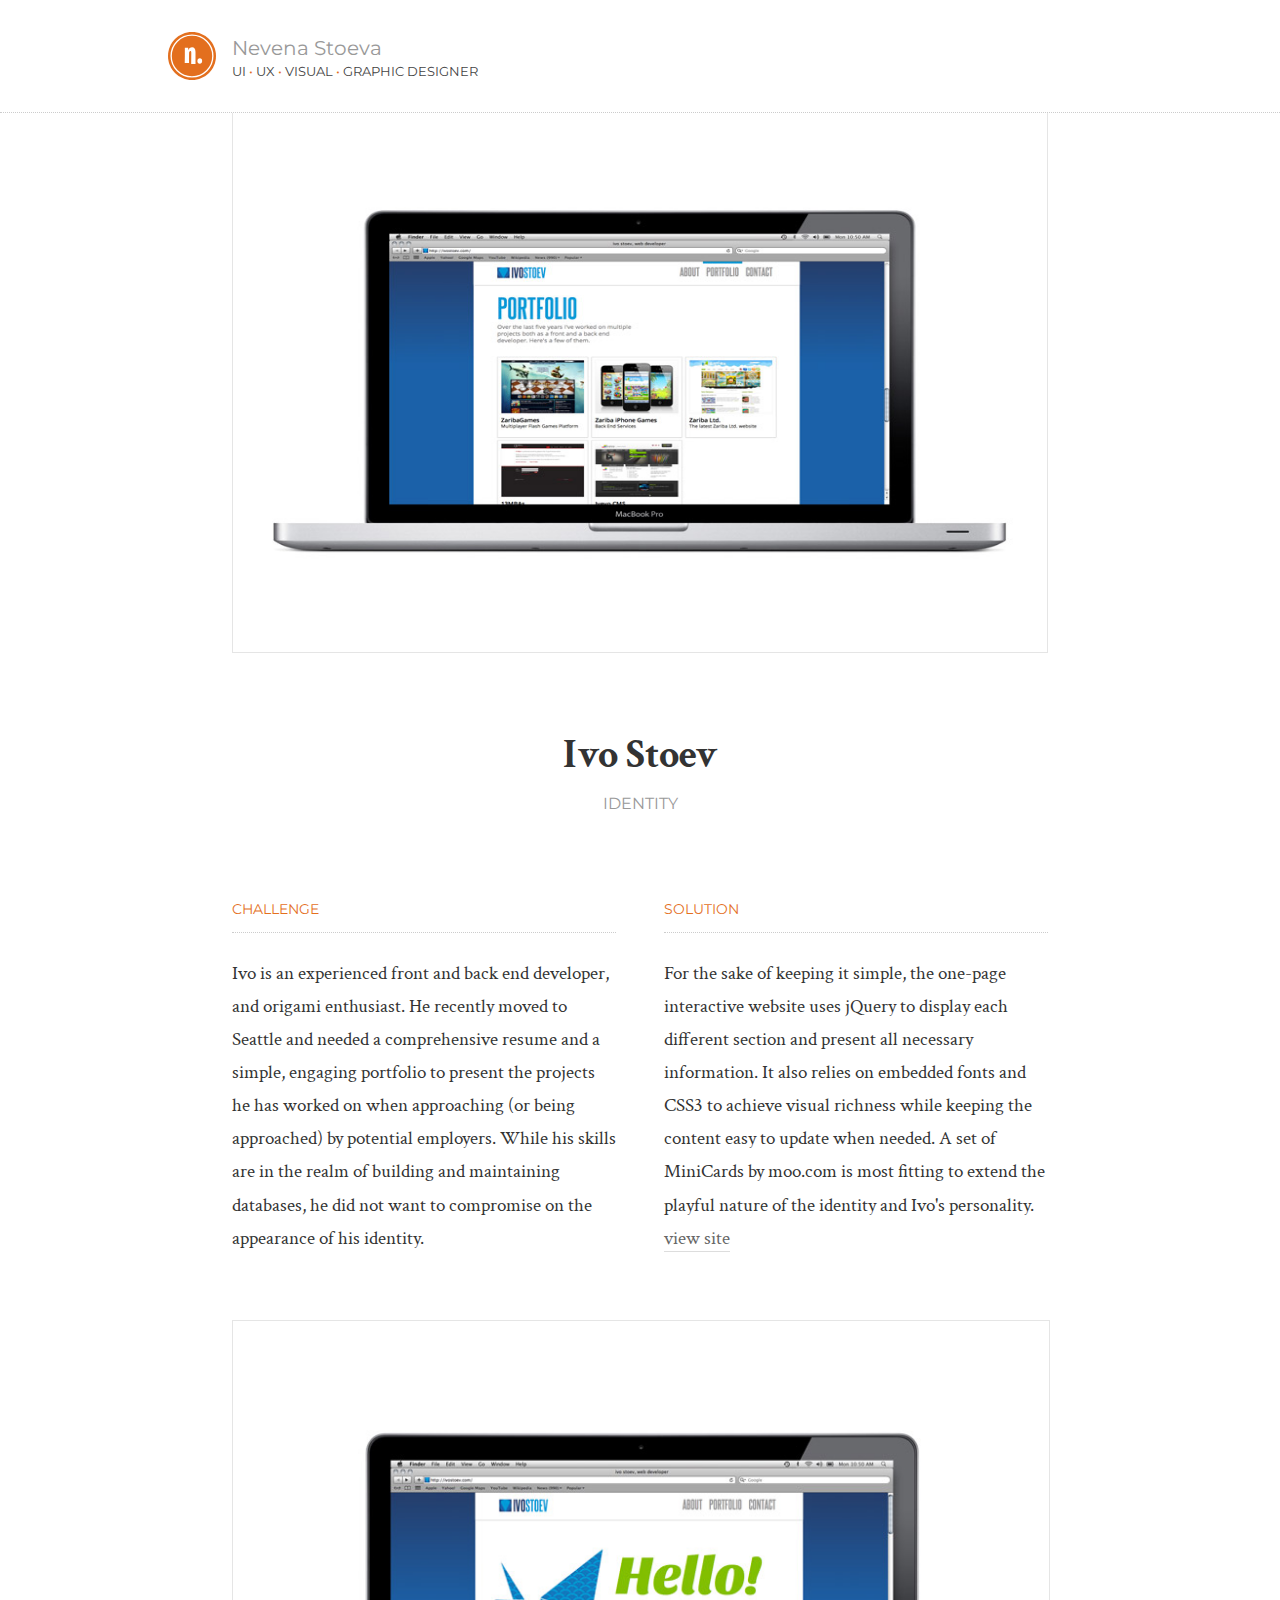
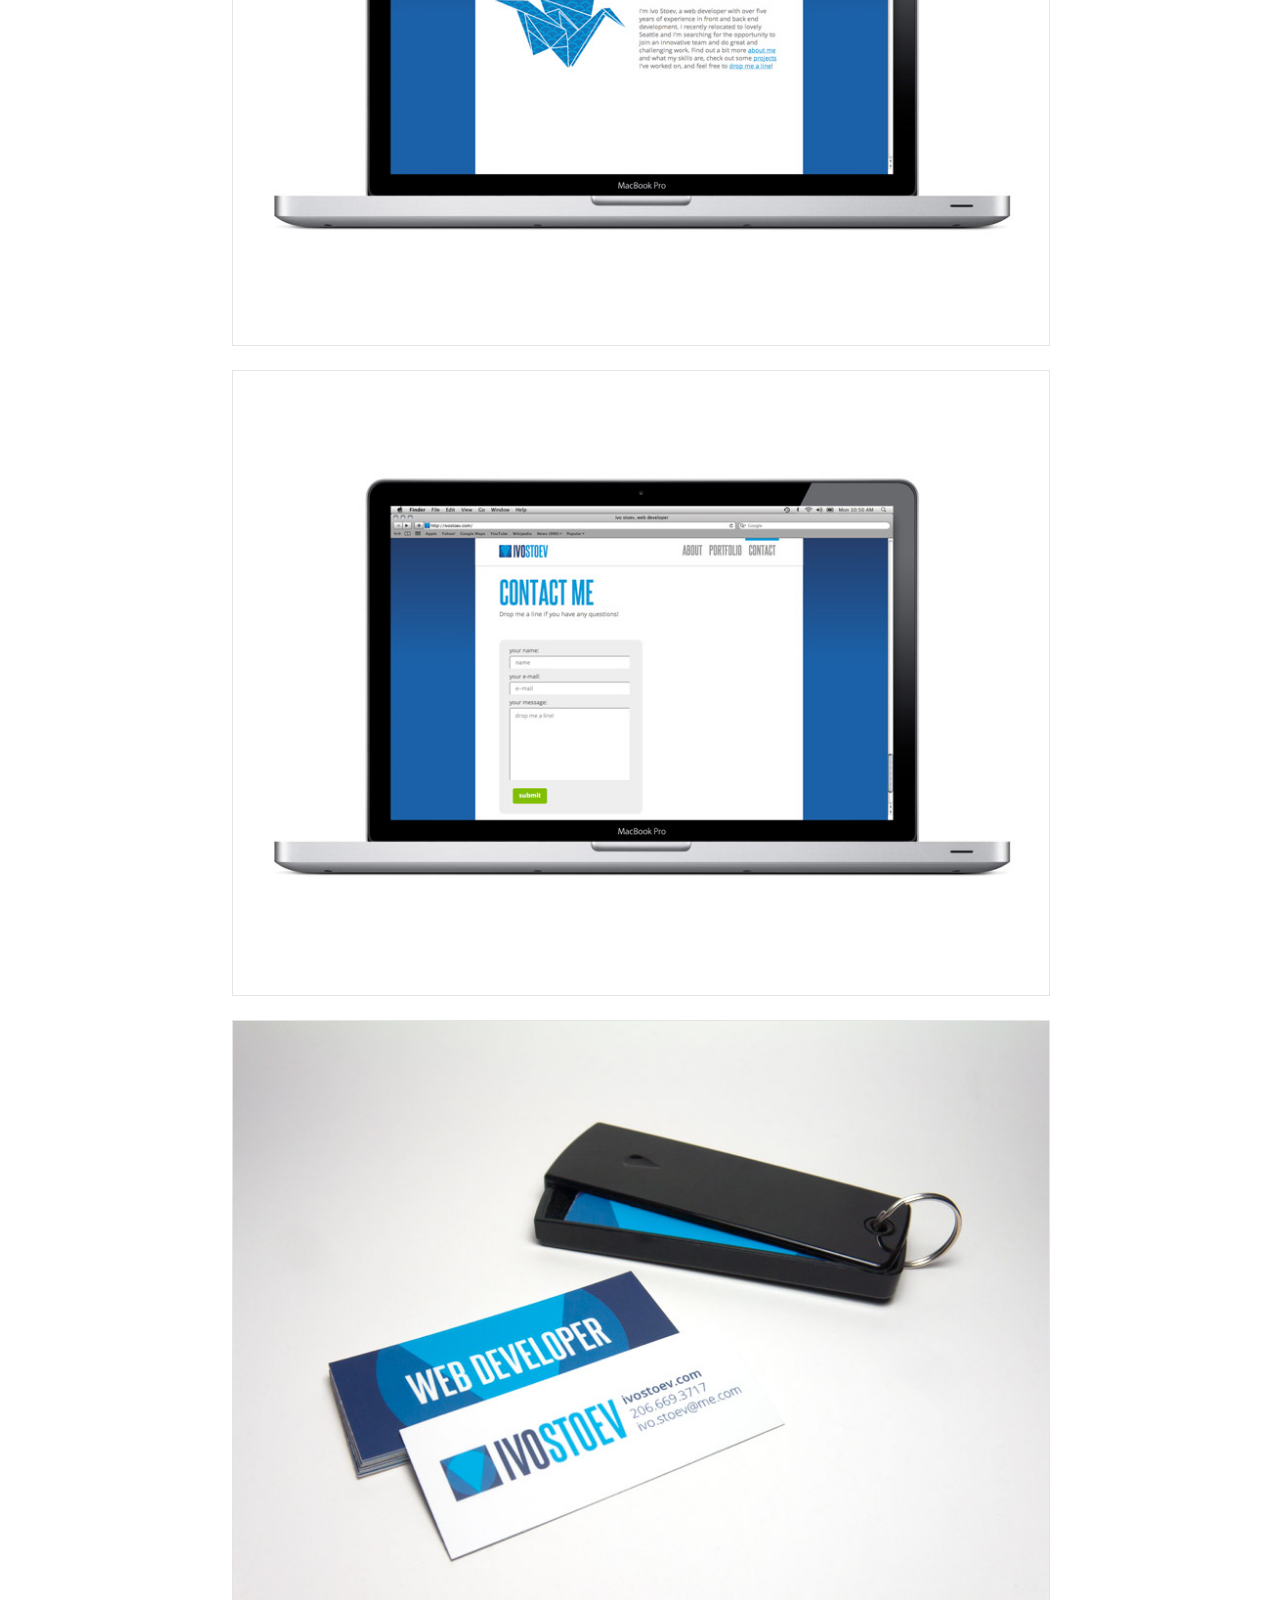
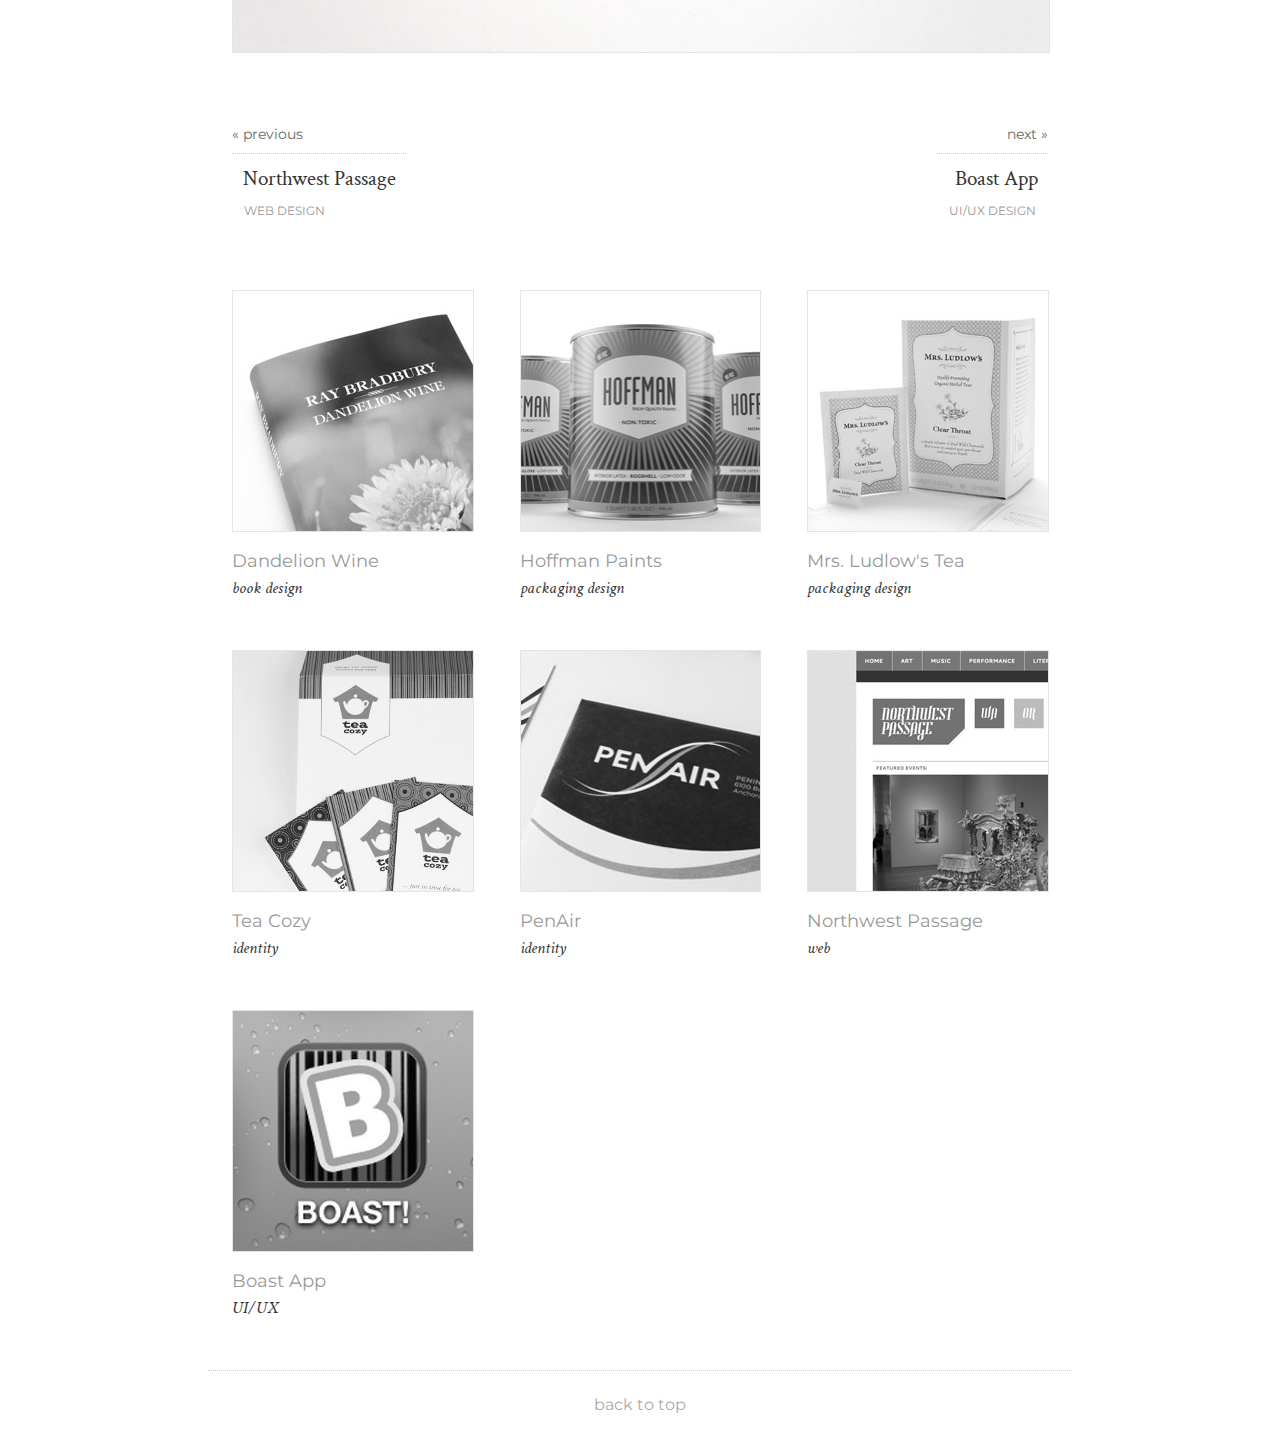
<file: ivo-stoev.html>
<!DOCTYPE html>
<html>
<head>
	<title>Nevena Stoeva | Ivo Stoev</title>
	<meta name="viewport" content="width=device-width, initial-scale=1.0">
	<link rel="icon" href="img/favicon.png" />
	<link href='https://fonts.googleapis.com/css?family=Montserrat:400,700' rel='stylesheet' type='text/css'>
	<link href='https://fonts.googleapis.com/css?family=Crimson+Text:400,400italic,600,600italic,700,700italic' rel='stylesheet' type='text/css'>
	<link rel="stylesheet" src="//normalize-css.googlecode.com/svn/trunk/normalize.css" />
	<link href="styles.css" rel="stylesheet" type="text/css">
	<script>
	  (function(i,s,o,g,r,a,m){i['GoogleAnalyticsObject']=r;i[r]=i[r]||function(){
	  (i[r].q=i[r].q||[]).push(arguments)},i[r].l=1*new Date();a=s.createElement(o),
	  m=s.getElementsByTagName(o)[0];a.async=1;a.src=g;m.parentNode.insertBefore(a,m)
	  })(window,document,'script','//www.google-analytics.com/analytics.js','ga');

	  ga('create', 'UA-23920170-1', 'auto');
	  ga('send', 'pageview');

	</script>
</head>

<body>
	<!-- Why hello there, thank you for taking a look.  -->
	<div class="container-fluid main-nav" id="top">
		<header class="container">
		<a href="index.html">	
			<img src="img/nevena-logo.svg" alt="Nevena Stoeva logo" class="logo">
			<div>
				<h1>Nevena Stoeva</h1>
				<h2>UI <span class="orange">&bullet;</span> UX <span class="orange">&bullet;</span> Visual <span class="orange">&bullet;</span> Graphic Designer</h2>
			</div>
		</a>
		</header>
	</div>

	<section class="container project-summary">
		<div class="project-image-main">
			<img src="img/ivo-stoev-2.jpg" alt="Ivo Stoev's Website - Portfolio">
		</div>
		<h3>Ivo Stoev</h3>
		<h4>Identity</h4>
		<section>
			<h5>Challenge</h5>
			<p>Ivo is an experienced front and back end developer, and origami enthusiast. He recently moved to Seattle and needed a comprehensive resume and a simple, engaging portfolio to present the projects he has worked on when approaching (or being approached) by potential employers. While his skills are in the realm of building and maintaining databases, he did not want to compromise on the appearance of his identity.</p>
		</section>
		<section>
			<h5>Solution</h5>
			<p>For the sake of keeping it simple, the one-page interactive website uses jQuery to display each different section and present all necessary information. It also relies on embedded fonts and CSS3 to achieve visual richness while keeping the content easy to update when needed. A set of MiniCards by moo.com is most fitting to extend the playful nature of the identity and Ivo's personality. <a href="http://ivostoev.com/">view site</a></p>
		</section>
		<div class="project-gallery">
			<img src="img/ivo-stoev-1.jpg" alt="Ivo Stoev's Website - About">
			<img src="img/ivo-stoev-3.jpg" alt="Ivo Stoev's Website - Contact me">
			<img src="img/ivo-stoev-4.jpg" alt="Ivo Stoev's business cards">
		</div>
		<nav class="projects-navigation">
			<ul>
				<li class="previous">
					<a href="northwest-passage.html">
						<span class="nav-direction">&laquo; previous</span>
						<span class="nav-project-title">Northwest Passage</span>
						<span class="nav-project-label">Web Design</span>
					</a>
				</li>
				<li class="next">
					<a href="boast-app.html">
						<span class="nav-direction">next &raquo;</span>
						<span class="nav-project-title">Boast App</span>
						<span class="nav-project-label">UI/UX Design</span>
					</a>
				</li>
			</ul>
		</nav>
	</section>

	<section class="container projects">
		<ul>
			<li class="project">
				<a href="dandelion-wine.html">
					<img class="project-thumbnail" src="img/thumbnail-dandelion.jpg" alt="Project thumbnail: Dandelion Wine, book design">
					<h4>Dandelion Wine</h4>
					<p class="project-label">book design</p>
				</a>
			</li>
			<li class="project">
				<a href="hoffman.html">
					<img class="project-thumbnail" src="img/thumbnail-hoffman.jpg" alt="Project thumbnail: Hoffman Paints, packaging design">
					<h4>Hoffman Paints</h4>
					<p class="project-label">packaging design</p>
				</a>
			</li>
			<li class="project">
				<a href="ludlow.html">
					<img class="project-thumbnail" src="img/thumbnail-ludlow.jpg" alt="Project thumbnail: Mrs. Ludlow's Tea, web design">
					<h4>Mrs. Ludlow's Tea</h4>
					<p class="project-label">packaging design</p>
				</a>
			</li>
			<li class="project">
				<a href="tea-cozy.html">
					<img class="project-thumbnail" src="img/thumbnail-tea-cozy.jpg" alt="Project thumbnail: Tea Cozy, identity">
					<h4>Tea Cozy</h4>
					<p class="project-label">identity</p>
				</a>
			</li>
			<li class="project">
				<a href="penair.html">
					<img class="project-thumbnail" src="img/thumbnail-penair.jpg" alt="Project thumbnail: PenAir, identity">
					<h4>PenAir</h4>
					<p class="project-label">identity</p>
				</a>
			</li>
			<li class="project">
				<a href="northwest-passage.html">
					<img class="project-thumbnail" src="img/thumbnail-northwest-passage.jpg" alt="Project thumbnail: Northwest Passage, web design">
					<h4>Northwest Passage</h4>
					<p class="project-label">web</p>
				</a>
			</li>
<!-- 			<li class="project hidden">
				<a href="ivo-stoev.html">
					<img class="project-thumbnail" src="img/thumbnail-ivo.jpg" alt="Project thumbnail: Ivo Stoev, identity and web design">
					<h4>Ivo Stoev</h4>
					<p class="project-label">identity, web</p>
				</a>
			</li> -->
			<li class="project">
				<a href="boast-app.html">
					<img class="project-thumbnail" src="img/thumbnail-boast.jpg" alt="Project thumbnail: Boast, UI/UX design">
					<h4>Boast App</h4>
					<p class="project-label">UI/UX</p>
				</a>
			</li>		
		</ul>		
	</section>
	<footer class="container">
		<a href="#top">back to top</a>
	</footer>
</body>
</html>
</file>
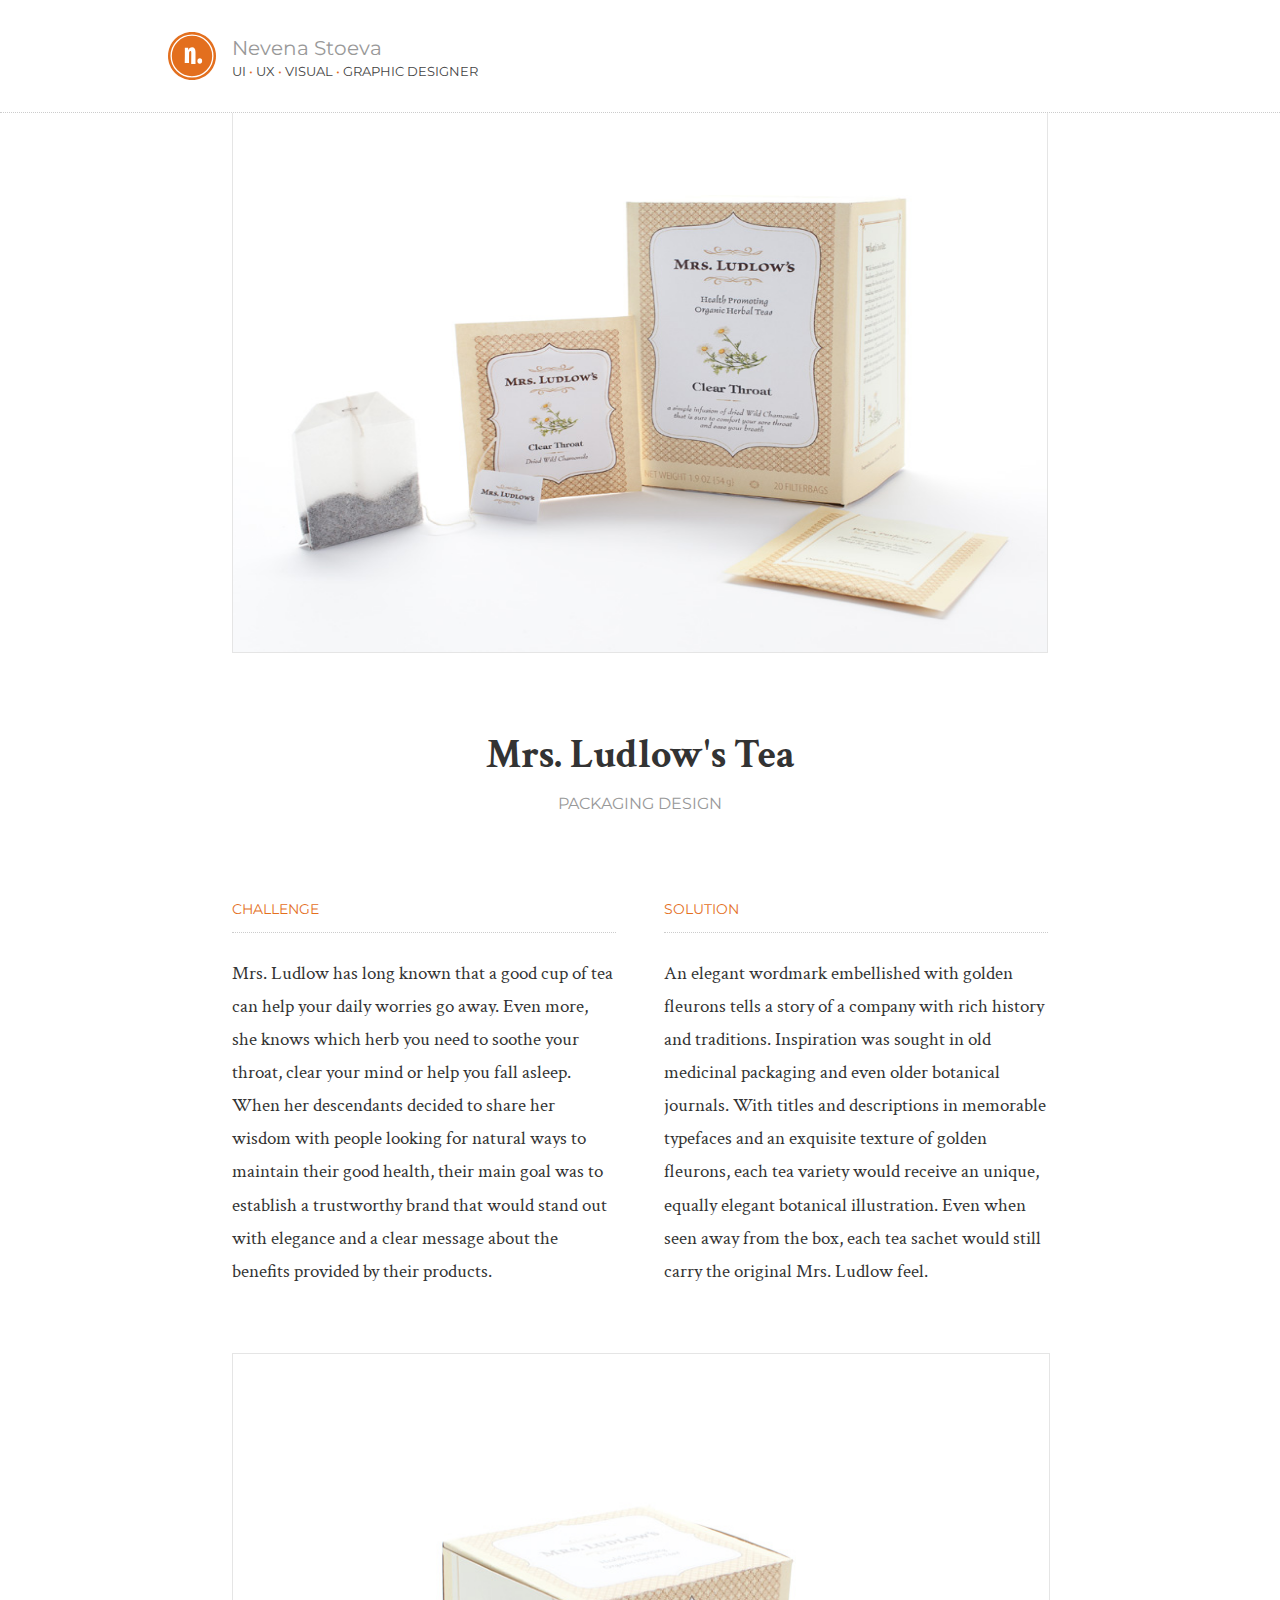
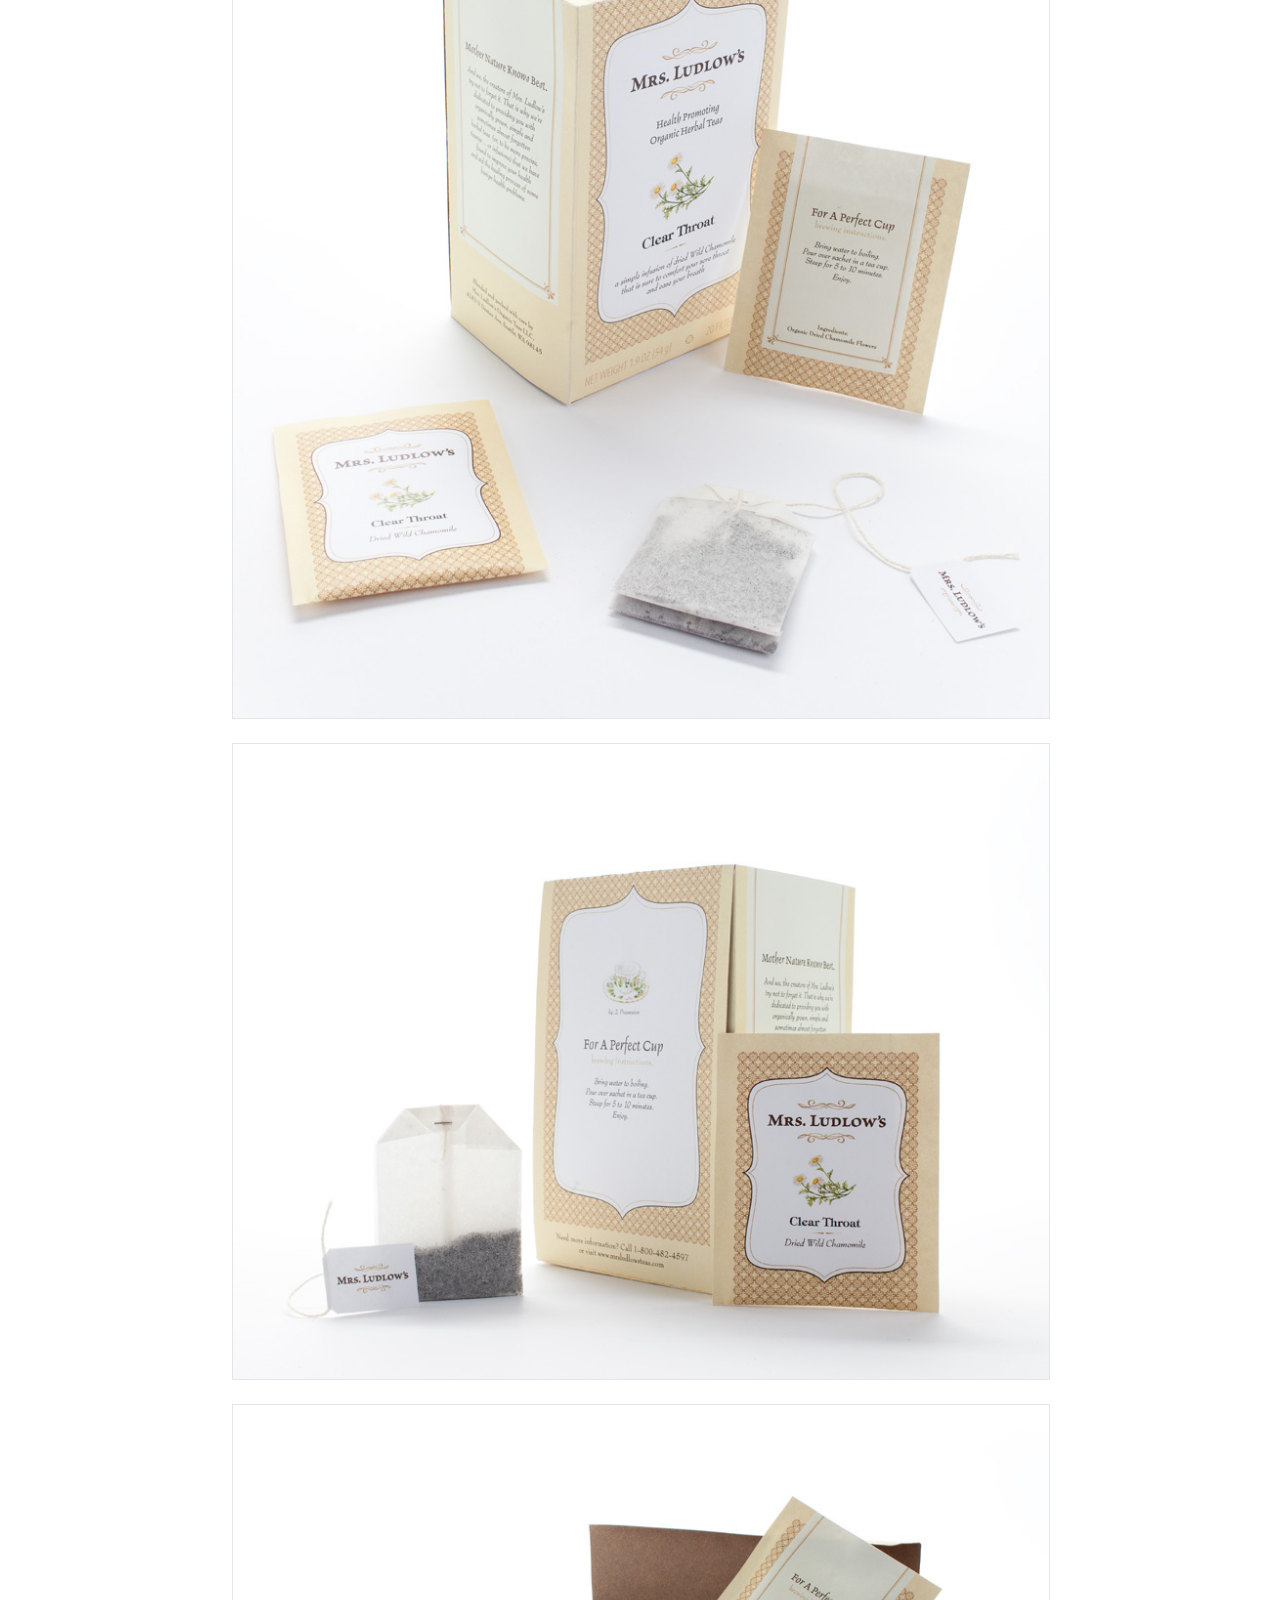
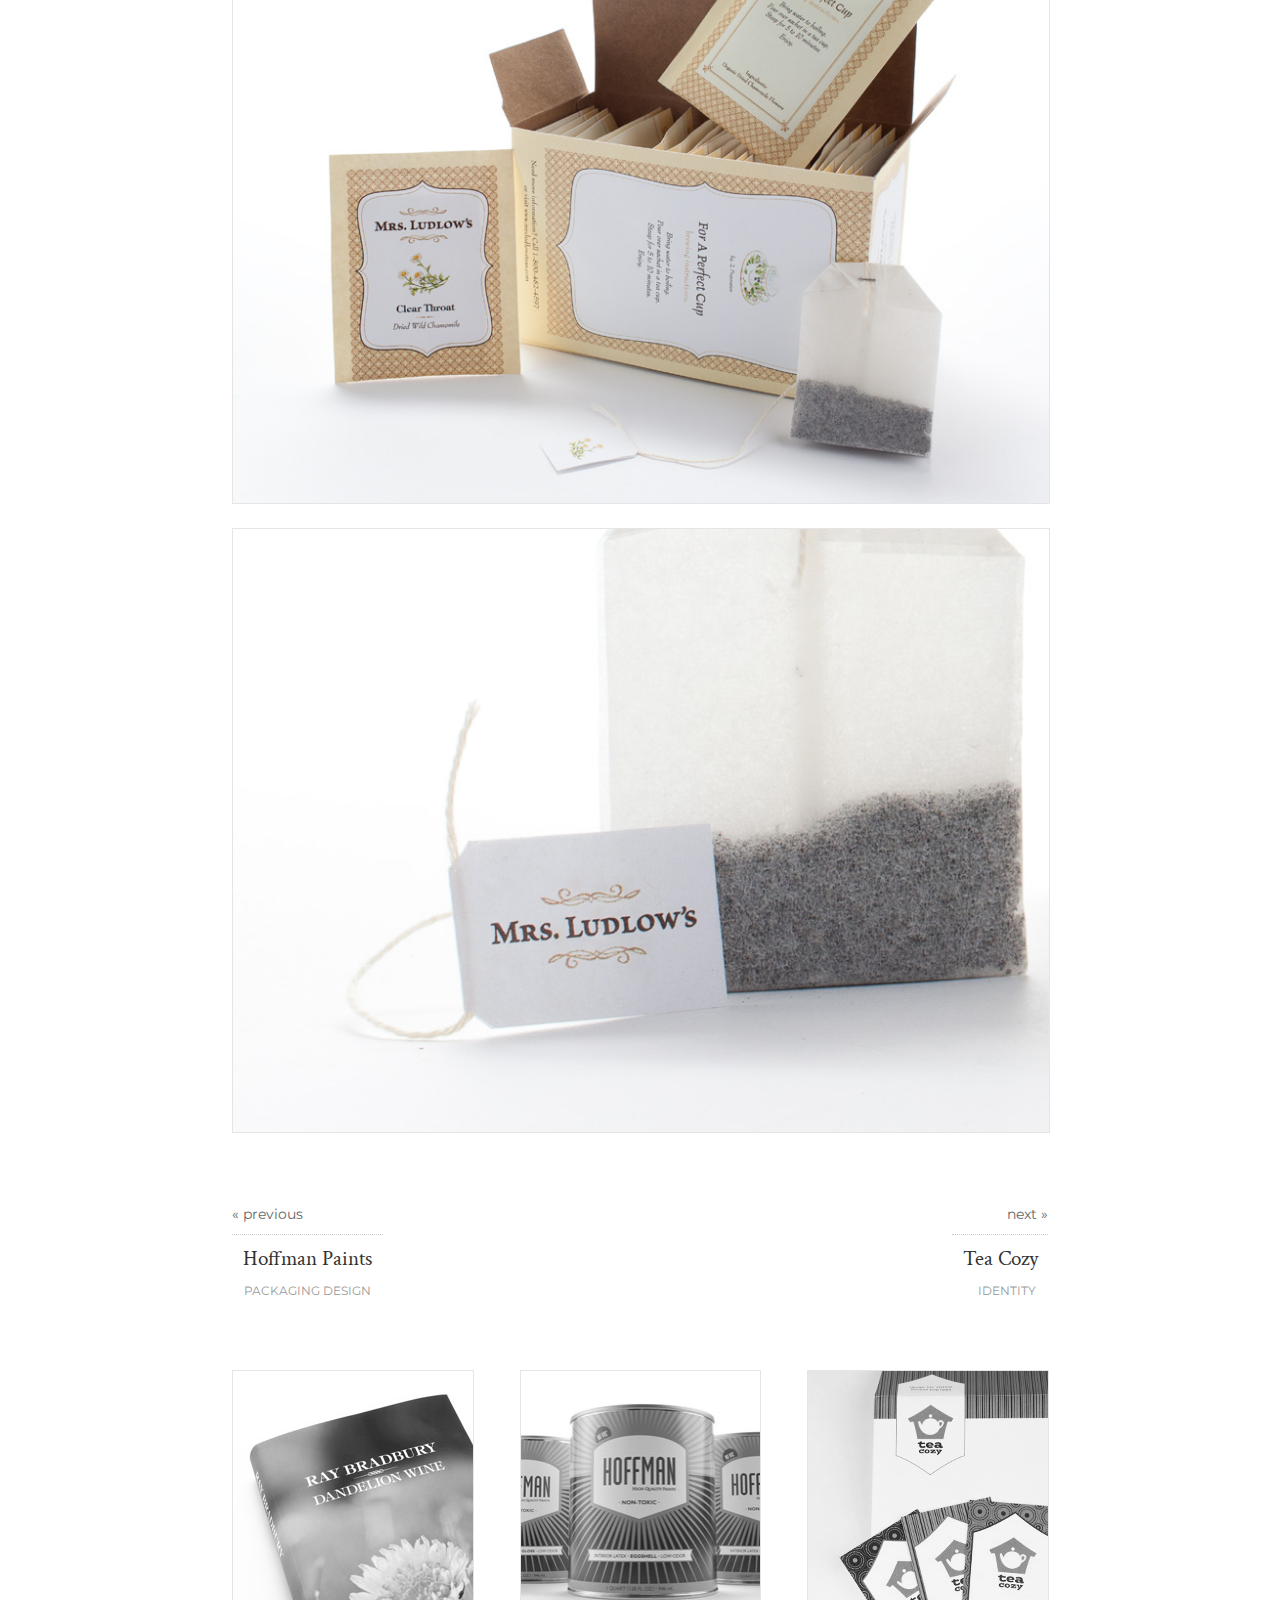
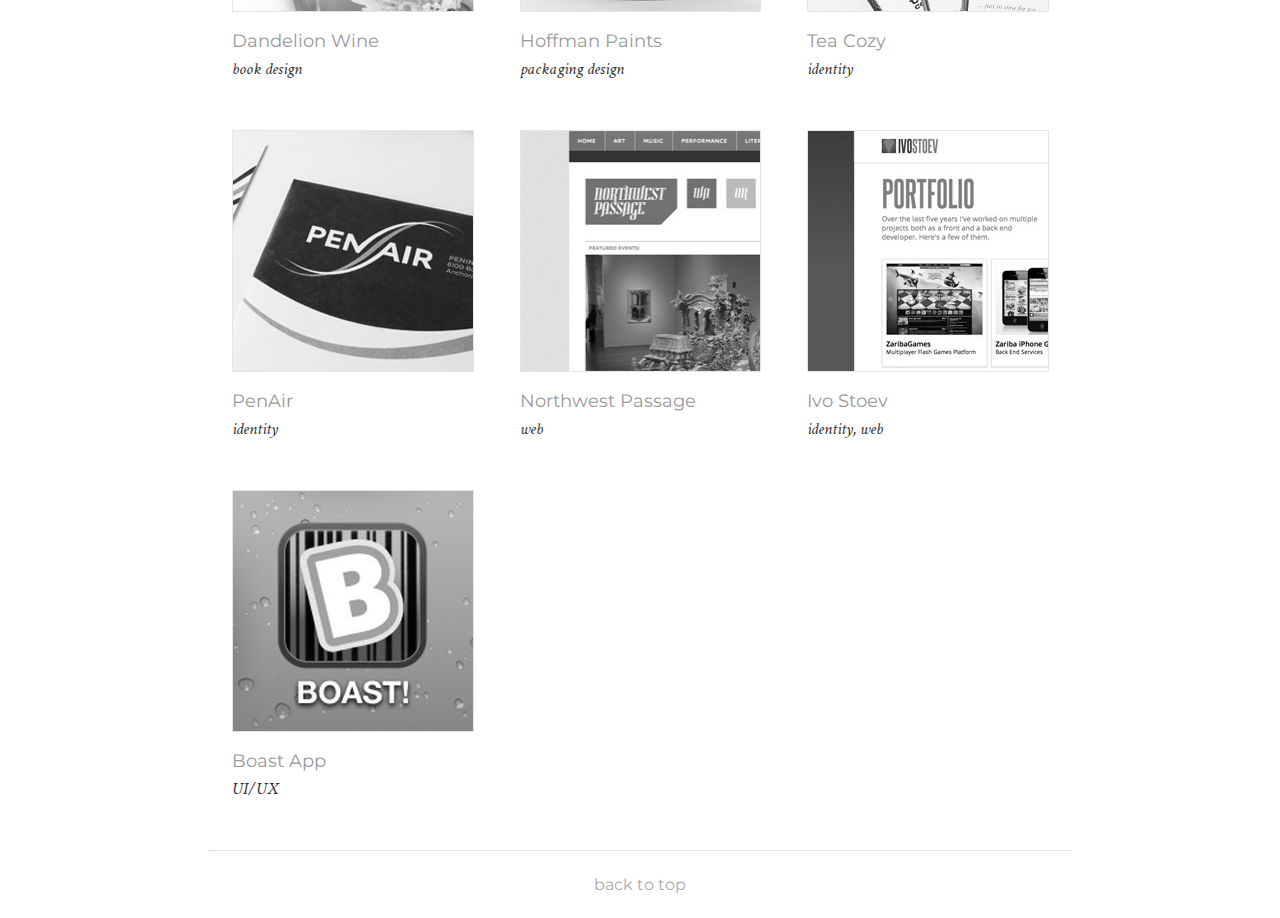
<file: ludlow.html>
<!DOCTYPE html>
<html>
<head>
	<title>Nevena Stoeva | Mrs. Ludlow's Tea</title>
	<meta name="viewport" content="width=device-width, initial-scale=1.0">
	<link rel="icon" href="img/favicon.png" />
	<link href='https://fonts.googleapis.com/css?family=Montserrat:400,700' rel='stylesheet' type='text/css'>
	<link href='https://fonts.googleapis.com/css?family=Crimson+Text:400,400italic,600,600italic,700,700italic' rel='stylesheet' type='text/css'>
	<link rel="stylesheet" src="//normalize-css.googlecode.com/svn/trunk/normalize.css" />
	<link href="styles.css" rel="stylesheet" type="text/css">
	<script>
	  (function(i,s,o,g,r,a,m){i['GoogleAnalyticsObject']=r;i[r]=i[r]||function(){
	  (i[r].q=i[r].q||[]).push(arguments)},i[r].l=1*new Date();a=s.createElement(o),
	  m=s.getElementsByTagName(o)[0];a.async=1;a.src=g;m.parentNode.insertBefore(a,m)
	  })(window,document,'script','//www.google-analytics.com/analytics.js','ga');

	  ga('create', 'UA-23920170-1', 'auto');
	  ga('send', 'pageview');

	</script>
</head>

<body>
	<!-- Why hello there, thank you for taking a look.  -->
	<div class="container-fluid main-nav" id="top">
		<header class="container">
		<a href="index.html">	
			<img src="img/nevena-logo.svg" alt="Nevena Stoeva logo" class="logo">
			<div>
				<h1>Nevena Stoeva</h1>
				<h2>UI <span class="orange">&bullet;</span> UX <span class="orange">&bullet;</span> Visual <span class="orange">&bullet;</span> Graphic Designer</h2>
			</div>
		</a>
		</header>
	</div>

	<section class="container project-summary">
		<div class="project-image-main">
			<img src="img/ludlow-tea-1.jpg" alt="Mrs. Ludlow's Tea front view of box front, sachet packets and sachet">
		</div>
		<h3>Mrs. Ludlow's Tea</h3>
		<h4>Packaging Design</h4>
		<section>
			<h5>Challenge</h5>
			<p>Mrs. Ludlow has long known that a good cup of tea can help your daily worries go away. Even more, she knows which herb you need to soothe your throat, clear your mind or help you fall asleep. When her descendants decided to share her wisdom with people looking for natural ways to maintain their good health, their main goal was to establish a trustworthy brand that would stand out with elegance and a clear message about the benefits provided by their products.</p>
		</section>
		<section>
			<h5>Solution</h5>
			<p>An elegant wordmark embellished with golden fleurons tells a story of a company with rich history and traditions. Inspiration was sought in old medicinal packaging and even older botanical journals. With titles and descriptions in memorable typefaces and an exquisite texture of golden fleurons, each tea variety would receive an unique, equally elegant botanical illustration. Even when seen away from the box, each tea sachet would still carry the original Mrs. Ludlow feel.</p>
		</section>
		<div class="project-gallery">
			<img src="img/ludlow-tea-2.jpg" alt="Mrs. Ludlow's Tea top view of box front, sachet packets and sachet">
			<img src="img/ludlow-tea-3.jpg" alt="Mrs. Ludlow's Tea front view of box back, sachet pack front and sachet">
			<img src="img/ludlow-tea-4.jpg" alt="Mrs. Ludlow's Tea front view of opened box, sachet pack and sachet">
			<img src="img/ludlow-tea-5.jpg" alt="Mrs. Ludlow's Tea detail of sachet pack tag">
		</div>
		<nav class="projects-navigation">
			<ul>
				<li class="previous">
					<a href="hoffman.html">
						<span class="nav-direction">&laquo; previous</span>
						<span class="nav-project-title">Hoffman Paints</span>
						<span class="nav-project-label">Packaging Design</span>
					</a>
				</li>
				<li class="next">
					<a href="tea-cozy.html">
						<span class="nav-direction">next &raquo;</span>
						<span class="nav-project-title">Tea Cozy</span>
						<span class="nav-project-label">Identity</span>
					</a>
				</li>
			</ul>
		</nav>
	</section>

	<section class="container projects">
		<ul>
			<li class="project">
				<a href="dandelion-wine.html">
					<img class="project-thumbnail" src="img/thumbnail-dandelion.jpg" alt="Project thumbnail: Dandelion Wine, book design">
					<h4>Dandelion Wine</h4>
					<p class="project-label">book design</p>
				</a>
			</li>
			<li class="project">
				<a href="hoffman.html">
					<img class="project-thumbnail" src="img/thumbnail-hoffman.jpg" alt="Project thumbnail: Hoffman Paints, packaging design">
					<h4>Hoffman Paints</h4>
					<p class="project-label">packaging design</p>
				</a>
			</li>
<!-- 			<li class="project hidden">
				<a href="ludlow.html">
					<img class="project-thumbnail" src="img/thumbnail-ludlow.jpg" alt="Project thumbnail: Mrs. Ludlow's Tea, web design">
					<h4>Mrs. Ludlow's Tea</h4>
					<p class="project-label">packaging design</p>
				</a>
			</li> -->
			<li class="project">
				<a href="tea-cozy.html">
					<img class="project-thumbnail" src="img/thumbnail-tea-cozy.jpg" alt="Project thumbnail: Tea Cozy, identity">
					<h4>Tea Cozy</h4>
					<p class="project-label">identity</p>
				</a>
			</li>
			<li class="project">
				<a href="penair.html">
					<img class="project-thumbnail" src="img/thumbnail-penair.jpg" alt="Project thumbnail: PenAir, identity">
					<h4>PenAir</h4>
					<p class="project-label">identity</p>
				</a>
			</li>
			<li class="project">
				<a href="northwest-passage.html">
					<img class="project-thumbnail" src="img/thumbnail-northwest-passage.jpg" alt="Project thumbnail: Northwest Passage, web design">
					<h4>Northwest Passage</h4>
					<p class="project-label">web</p>
				</a>
			</li>
			<li class="project">
				<a href="ivo-stoev.html">
					<img class="project-thumbnail" src="img/thumbnail-ivo.jpg" alt="Project thumbnail: Ivo Stoev, identity and web design">
					<h4>Ivo Stoev</h4>
					<p class="project-label">identity, web</p>
				</a>
			</li>
			<li class="project">
				<a href="boast-app.html">
					<img class="project-thumbnail" src="img/thumbnail-boast.jpg" alt="Project thumbnail: Boast, UI/UX design">
					<h4>Boast App</h4>
					<p class="project-label">UI/UX</p>
				</a>
			</li>		
		</ul>		
	</section>
	<footer class="container">
		<a href="#top">back to top</a>
	</footer>
</body>
</html>
</file>
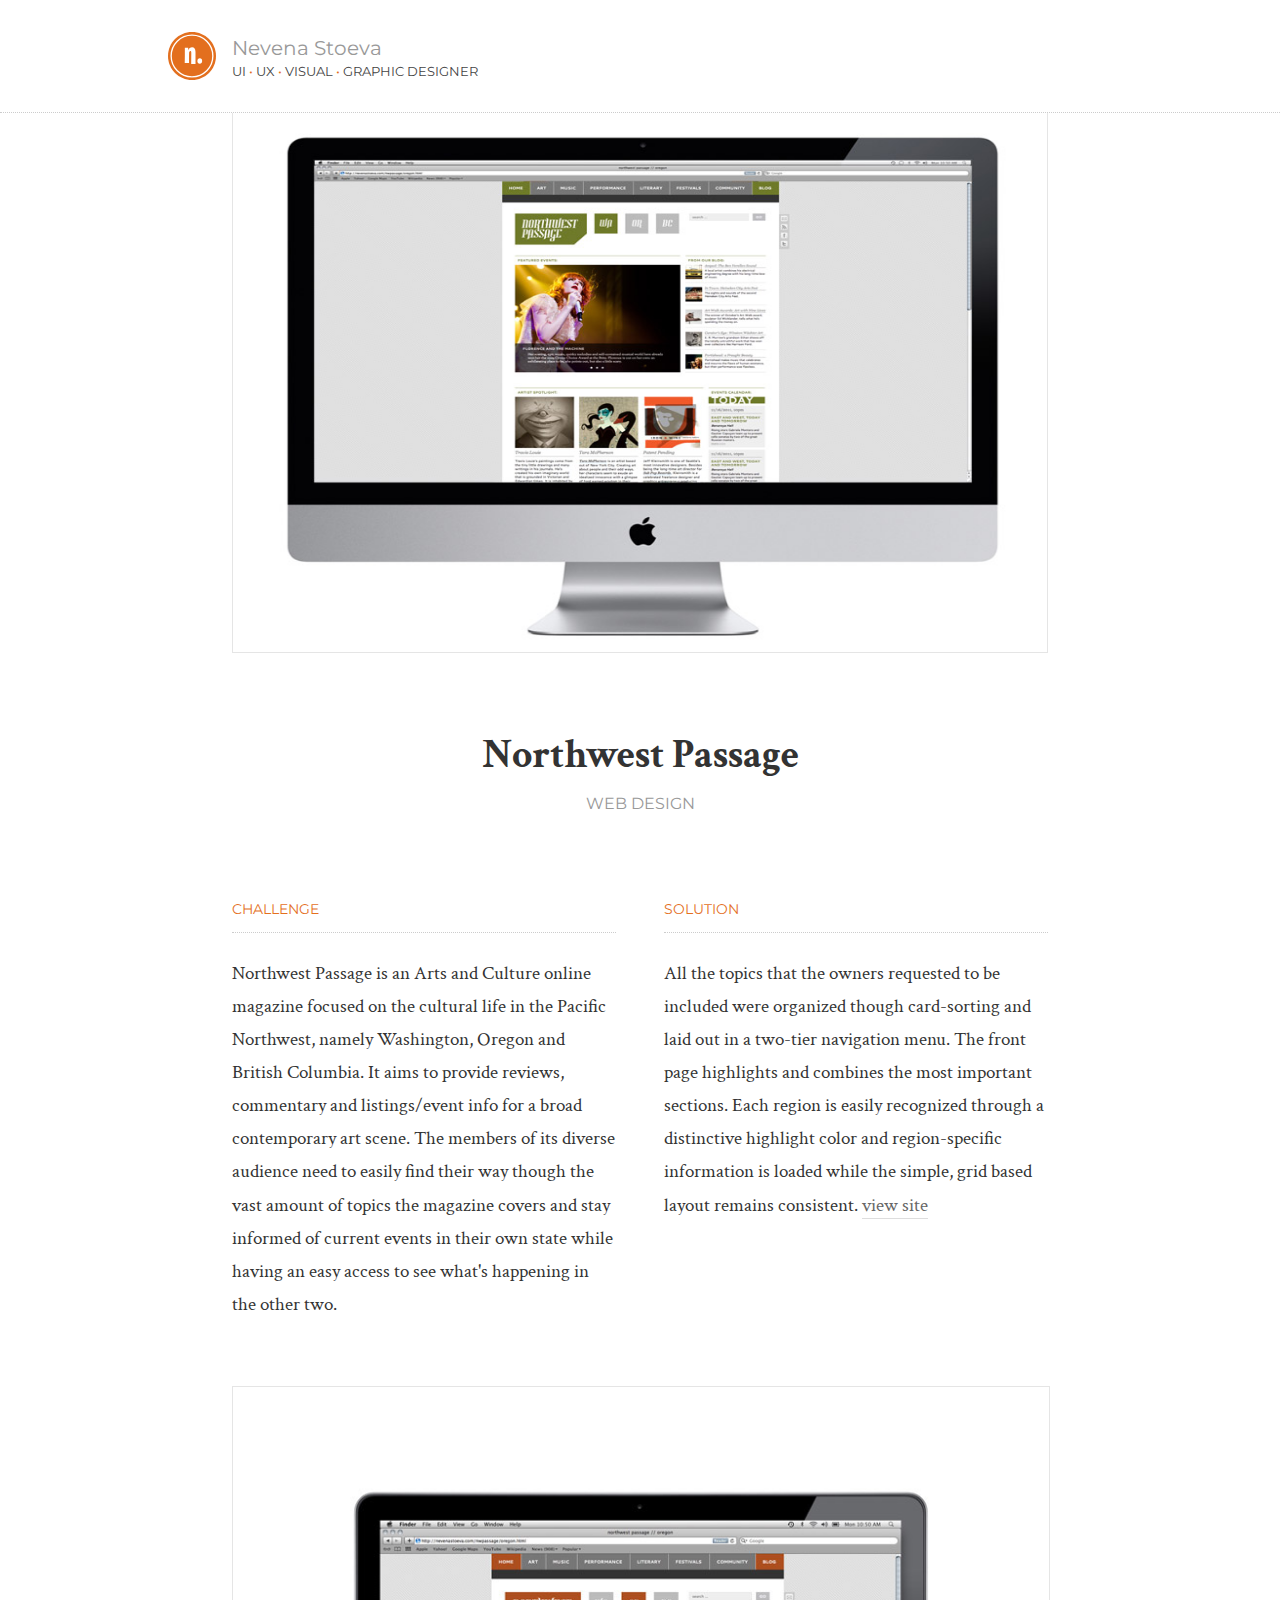
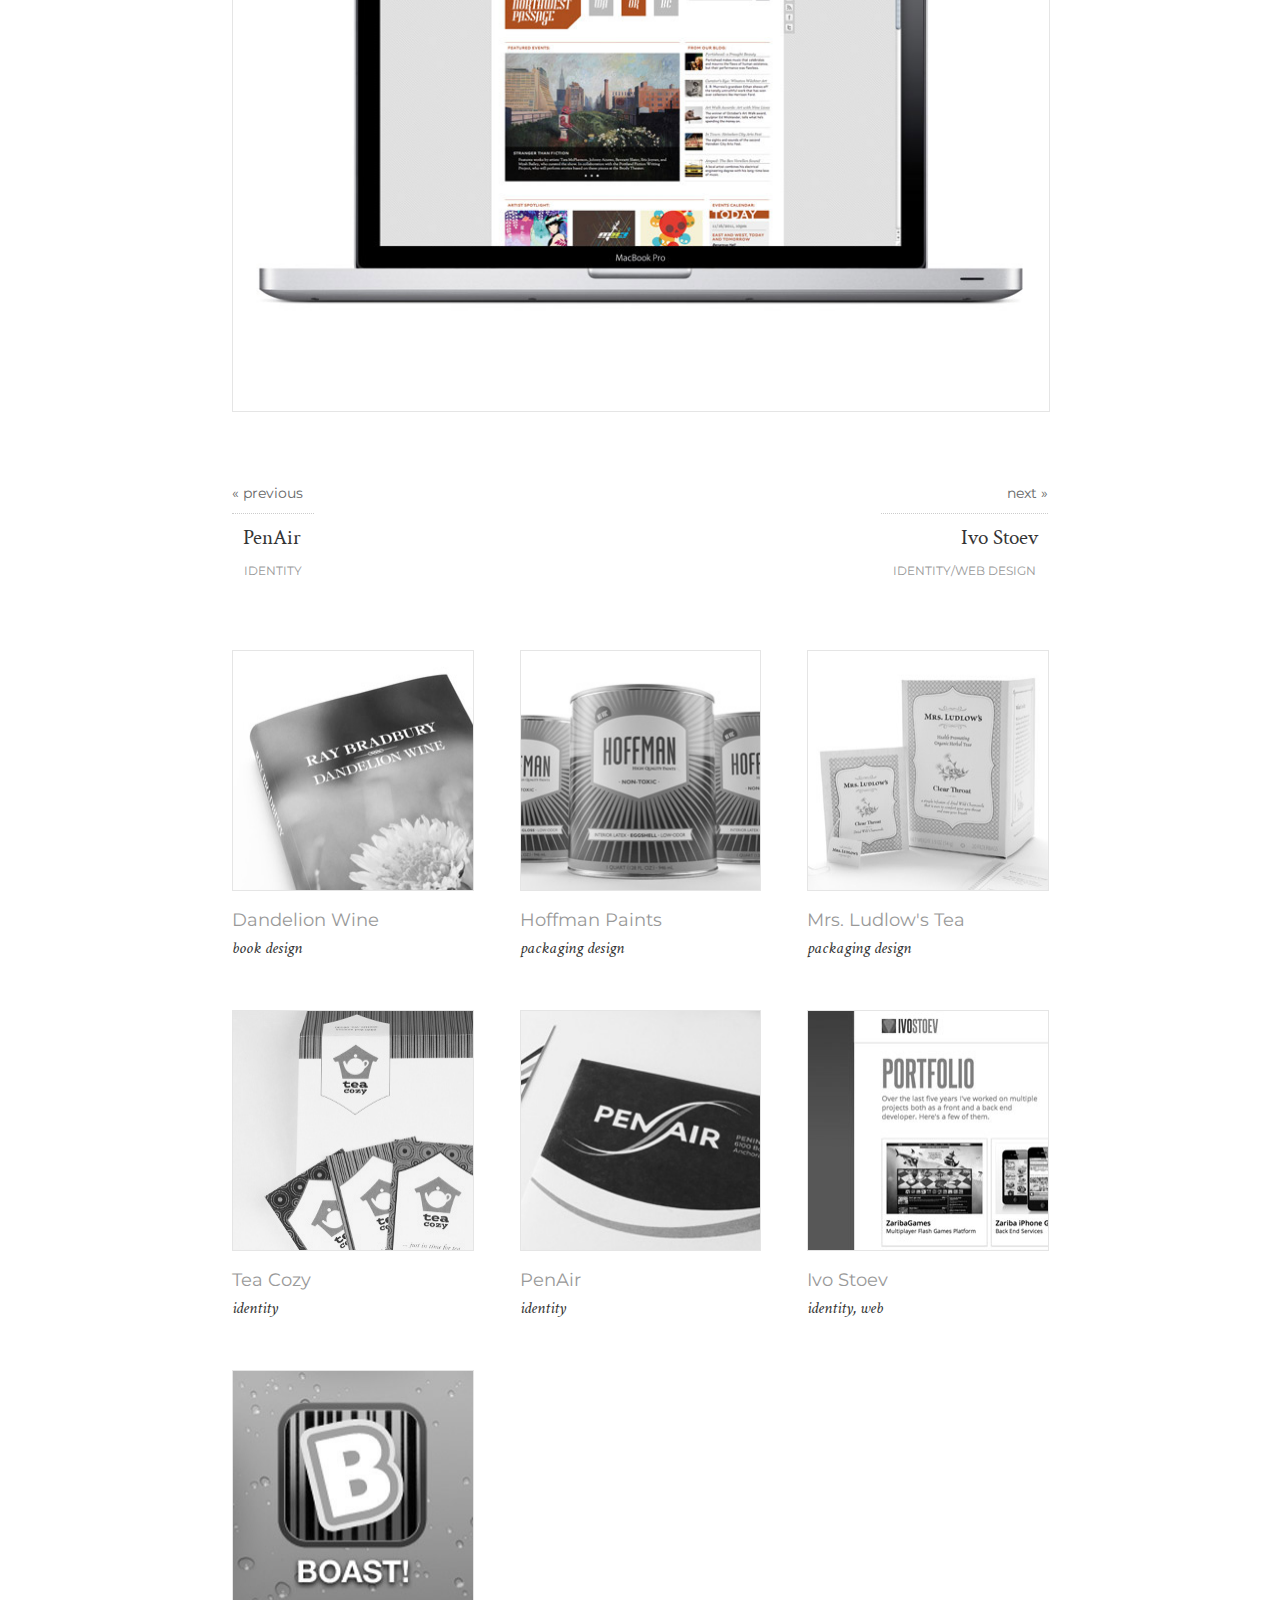
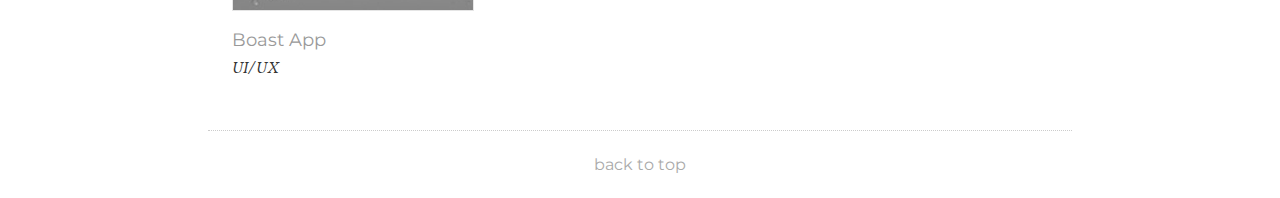
<file: northwest-passage.html>
<!DOCTYPE html>
<html>
<head>
	<title>Nevena Stoeva | Northwest Passage</title>
	<meta name="viewport" content="width=device-width, initial-scale=1.0">
	<link rel="icon" href="img/favicon.png" />
	<link href='https://fonts.googleapis.com/css?family=Montserrat:400,700' rel='stylesheet' type='text/css'>
	<link href='https://fonts.googleapis.com/css?family=Crimson+Text:400,400italic,600,600italic,700,700italic' rel='stylesheet' type='text/css'>
	<link rel="stylesheet" src="//normalize-css.googlecode.com/svn/trunk/normalize.css" />
	<link href="styles.css" rel="stylesheet" type="text/css">
	<script>
	  (function(i,s,o,g,r,a,m){i['GoogleAnalyticsObject']=r;i[r]=i[r]||function(){
	  (i[r].q=i[r].q||[]).push(arguments)},i[r].l=1*new Date();a=s.createElement(o),
	  m=s.getElementsByTagName(o)[0];a.async=1;a.src=g;m.parentNode.insertBefore(a,m)
	  })(window,document,'script','//www.google-analytics.com/analytics.js','ga');

	  ga('create', 'UA-23920170-1', 'auto');
	  ga('send', 'pageview');

	</script>
</head>

<body>
	<!-- Why hello there, thank you for taking a look.  -->
	<div class="container-fluid main-nav" id="top">
		<header class="container">
		<a href="index.html">	
			<img src="img/nevena-logo.svg" alt="Nevena Stoeva logo" class="logo">
			<div>
				<h1>Nevena Stoeva</h1>
				<h2>UI <span class="orange">&bullet;</span> UX <span class="orange">&bullet;</span> Visual <span class="orange">&bullet;</span> Graphic Designer</h2>
			</div>
		</a>
		</header>
	</div>

	<section class="container project-summary">
		<div class="project-image-main">
			<img src="img/northwest-passage-1.jpg" alt="Northwest Passage - Washington homepage">
		</div>
		<h3>Northwest Passage</h3>
		<h4>Web Design</h4>
		<section>
			<h5>Challenge</h5>
			<p>Northwest Passage is an Arts and Culture online magazine focused on the cultural life in the Pacific Northwest, namely Washington, Oregon and British Columbia. It aims to provide reviews, commentary and listings/event info for a broad contemporary art scene. The members of its diverse audience need to easily find their way though the vast amount of topics the magazine covers and stay informed of current events in their own state while having an easy access to see what's happening in the other two.</p>
		</section>
		<section>
			<h5>Solution</h5>
			<p>All the topics that the owners requested to be included were organized though card-sorting and laid out in a two-tier navigation menu. The front page highlights and combines the most important sections. Each region is easily recognized through a distinctive highlight color and region-specific information is loaded while the simple, grid based layout remains consistent. <a href="http://nevenastoeva.com/nwpassage/">view site</a></p>
		</section>
		<div class="project-gallery">
			<img src="img/northwest-passage-2.jpg" alt="Northwest Passage - Oregon homepage">
		</div>
		<nav class="projects-navigation">
			<ul>
				<li class="previous">
					<a href="penair.html">
						<span class="nav-direction">&laquo; previous</span>
						<span class="nav-project-title">PenAir</span>
						<span class="nav-project-label">Identity</span>
					</a>
				</li>
				<li class="next">
					<a href="ivo-stoev.html">
						<span class="nav-direction">next &raquo;</span>
						<span class="nav-project-title">Ivo Stoev</span>
						<span class="nav-project-label">Identity/Web design</span>
					</a>
				</li>
			</ul>
		</nav>
	</section>

	<section class="container projects">
		<ul>
			<li class="project">
				<a href="dandelion-wine.html">
					<img class="project-thumbnail" src="img/thumbnail-dandelion.jpg" alt="Project thumbnail: Dandelion Wine, book design">
					<h4>Dandelion Wine</h4>
					<p class="project-label">book design</p>
				</a>
			</li>
			<li class="project">
				<a href="hoffman.html">
					<img class="project-thumbnail" src="img/thumbnail-hoffman.jpg" alt="Project thumbnail: Hoffman Paints, packaging design">
					<h4>Hoffman Paints</h4>
					<p class="project-label">packaging design</p>
				</a>
			</li>
			<li class="project">
				<a href="ludlow.html">
					<img class="project-thumbnail" src="img/thumbnail-ludlow.jpg" alt="Project thumbnail: Mrs. Ludlow's Tea, web design">
					<h4>Mrs. Ludlow's Tea</h4>
					<p class="project-label">packaging design</p>
				</a>
			</li>
			<li class="project">
				<a href="tea-cozy.html">
					<img class="project-thumbnail" src="img/thumbnail-tea-cozy.jpg" alt="Project thumbnail: Tea Cozy, identity">
					<h4>Tea Cozy</h4>
					<p class="project-label">identity</p>
				</a>
			</li>
			<li class="project">
				<a href="penair.html">
					<img class="project-thumbnail" src="img/thumbnail-penair.jpg" alt="Project thumbnail: PenAir, identity">
					<h4>PenAir</h4>
					<p class="project-label">identity</p>
				</a>
			</li>
<!-- 			<li class="project hidden">
				<a href="northwest-passage.html">
					<img class="project-thumbnail" src="img/thumbnail-northwest-passage.jpg" alt="Project thumbnail: Northwest Passage, web design">
					<h4>Northwest Passage</h4>
					<p class="project-label">web</p>
				</a>
			</li> -->
			<li class="project">
				<a href="ivo-stoev.html">
					<img class="project-thumbnail" src="img/thumbnail-ivo.jpg" alt="Project thumbnail: Ivo Stoev, identity and web design">
					<h4>Ivo Stoev</h4>
					<p class="project-label">identity, web</p>
				</a>
			</li>
			<li class="project">
				<a href="boast-app.html">
					<img class="project-thumbnail" src="img/thumbnail-boast.jpg" alt="Project thumbnail: Boast, UI/UX design">
					<h4>Boast App</h4>
					<p class="project-label">UI/UX</p>
				</a>
			</li>		
		</ul>		
	</section>
	<footer class="container">
		<a href="#top">back to top</a>
	</footer>
</body>
</html>
</file>
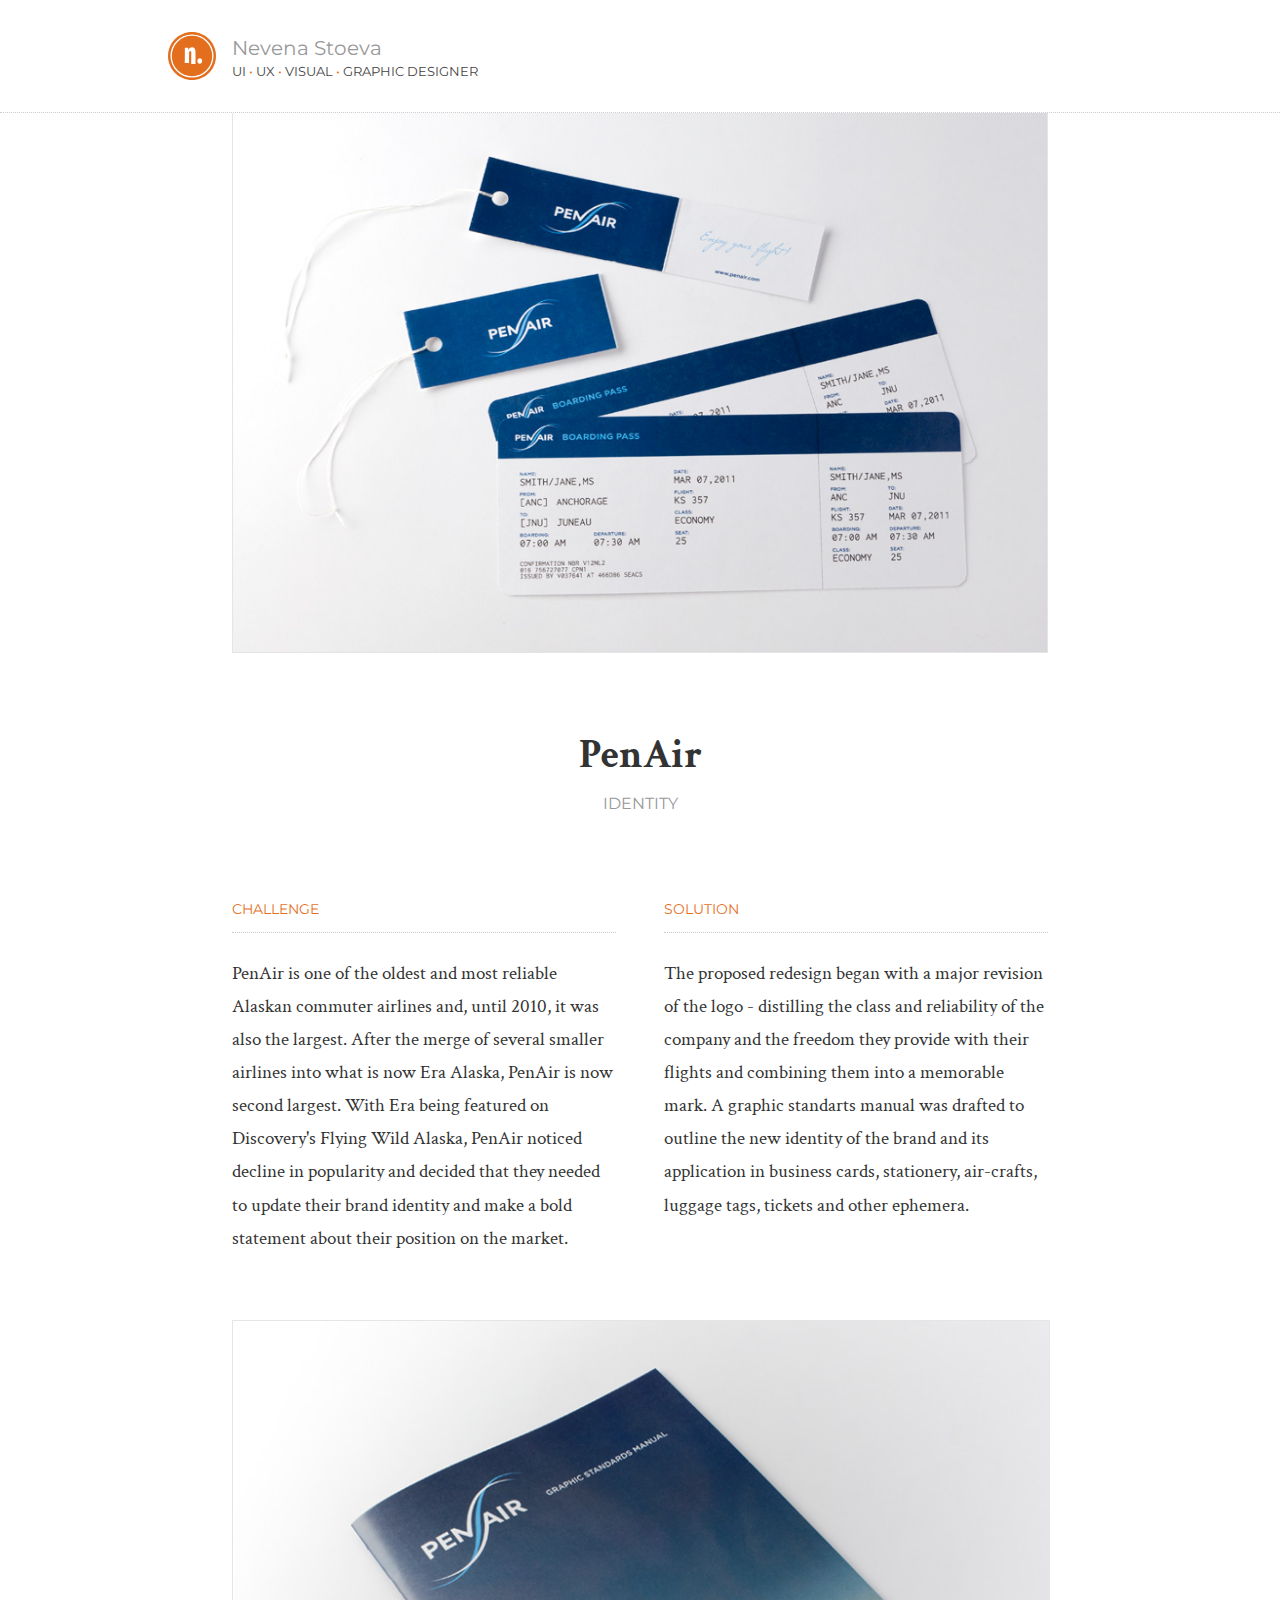
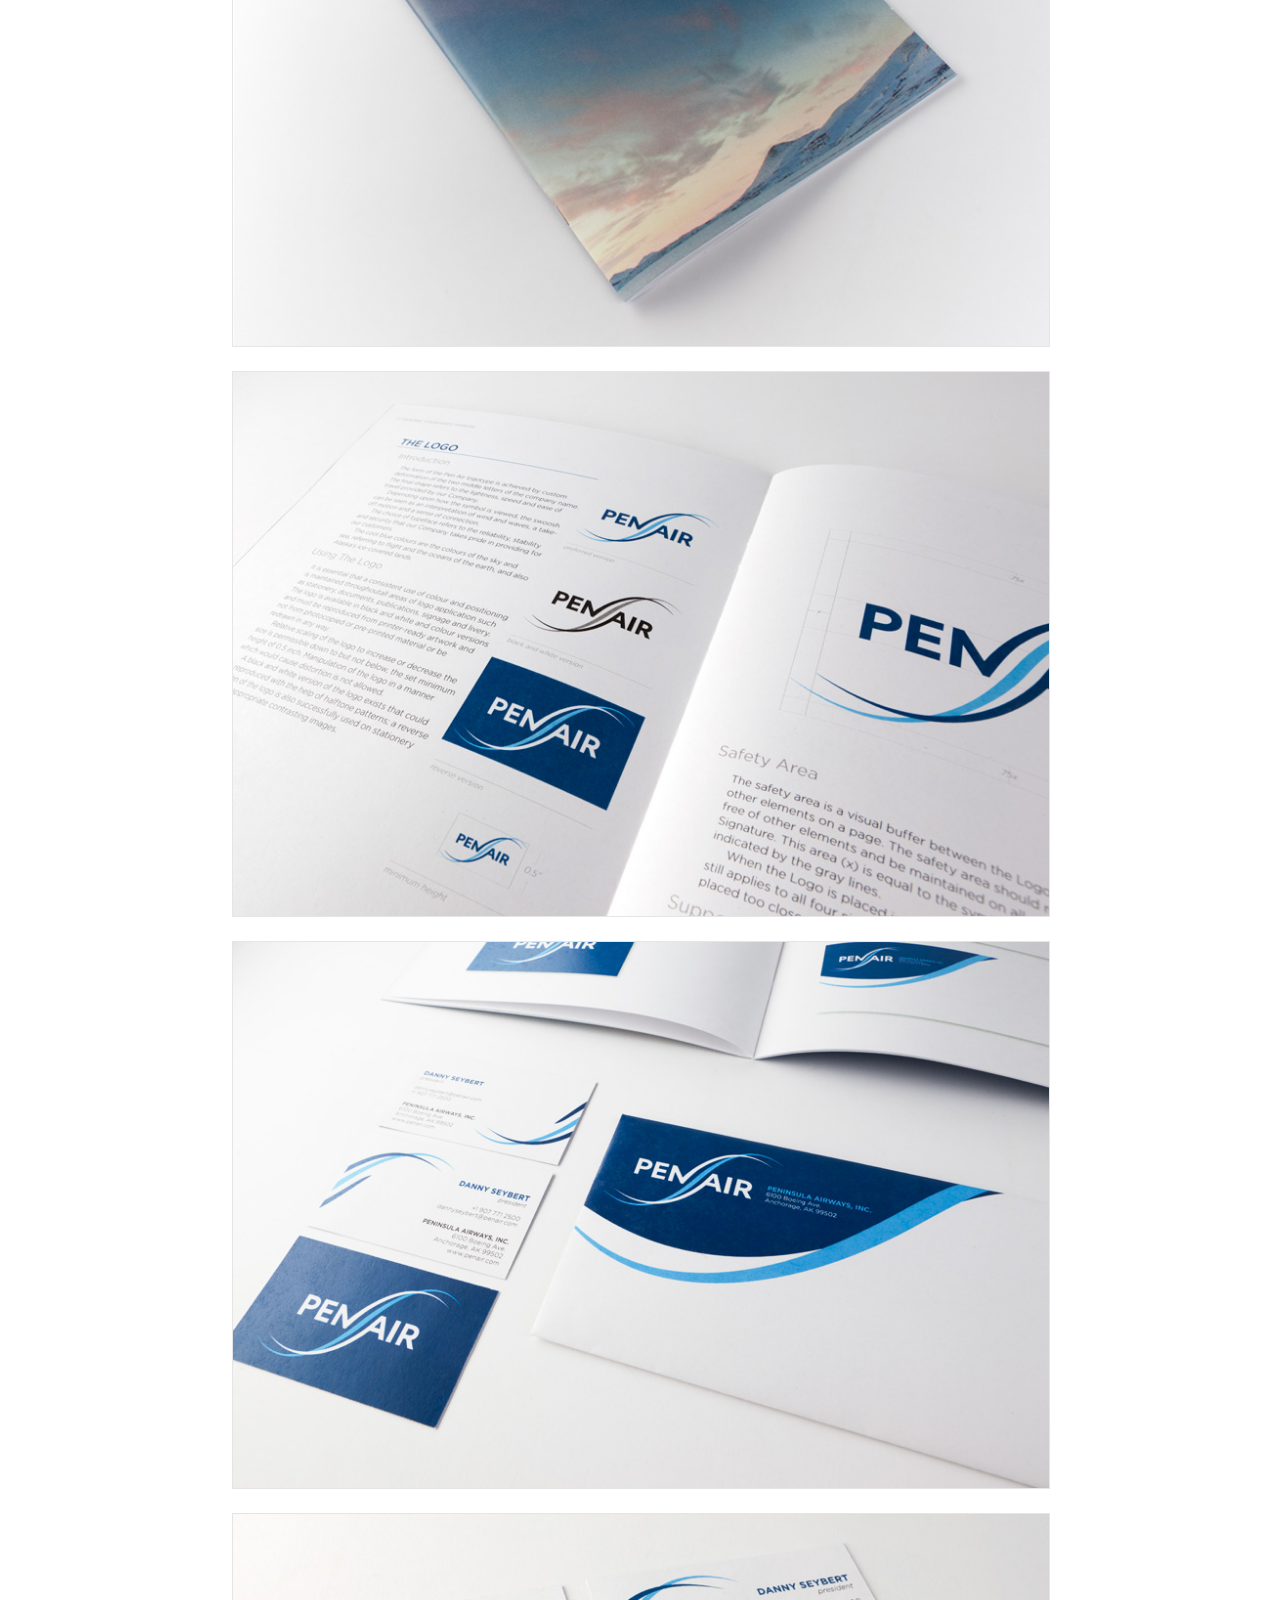
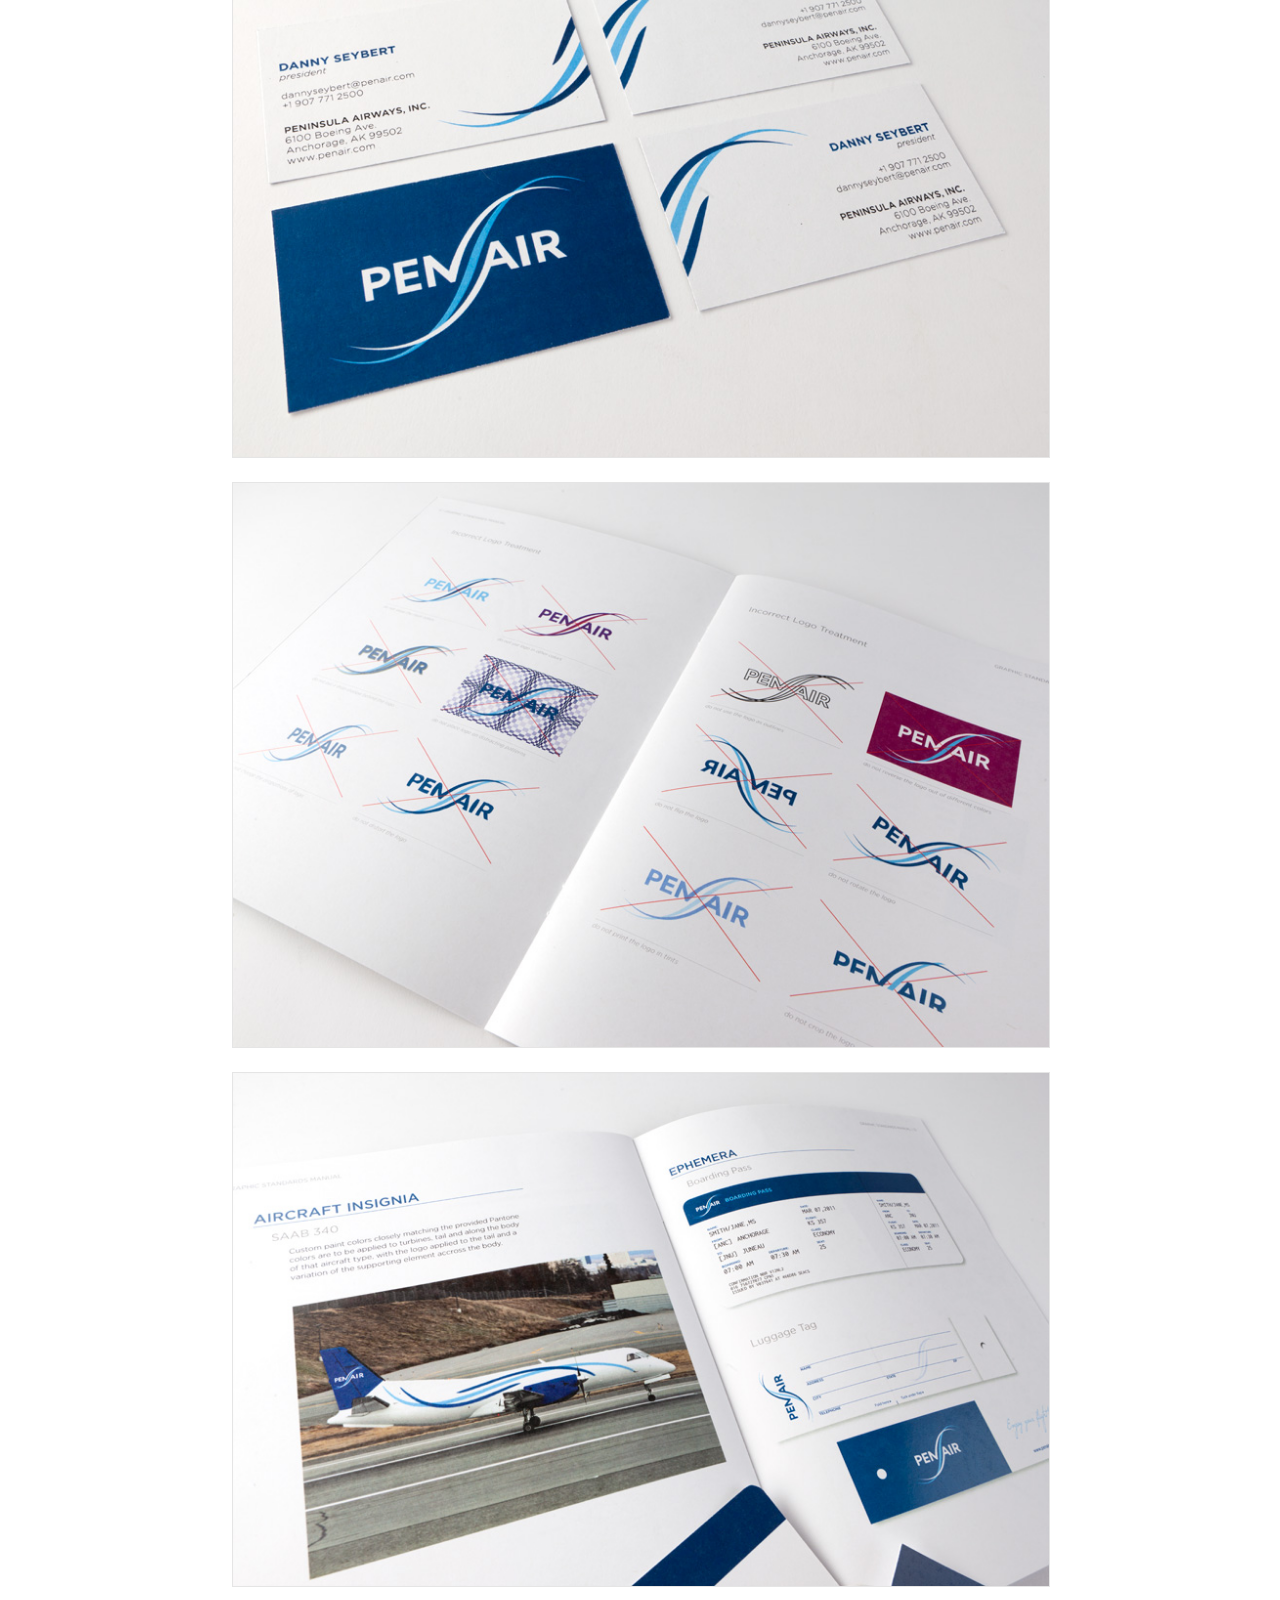
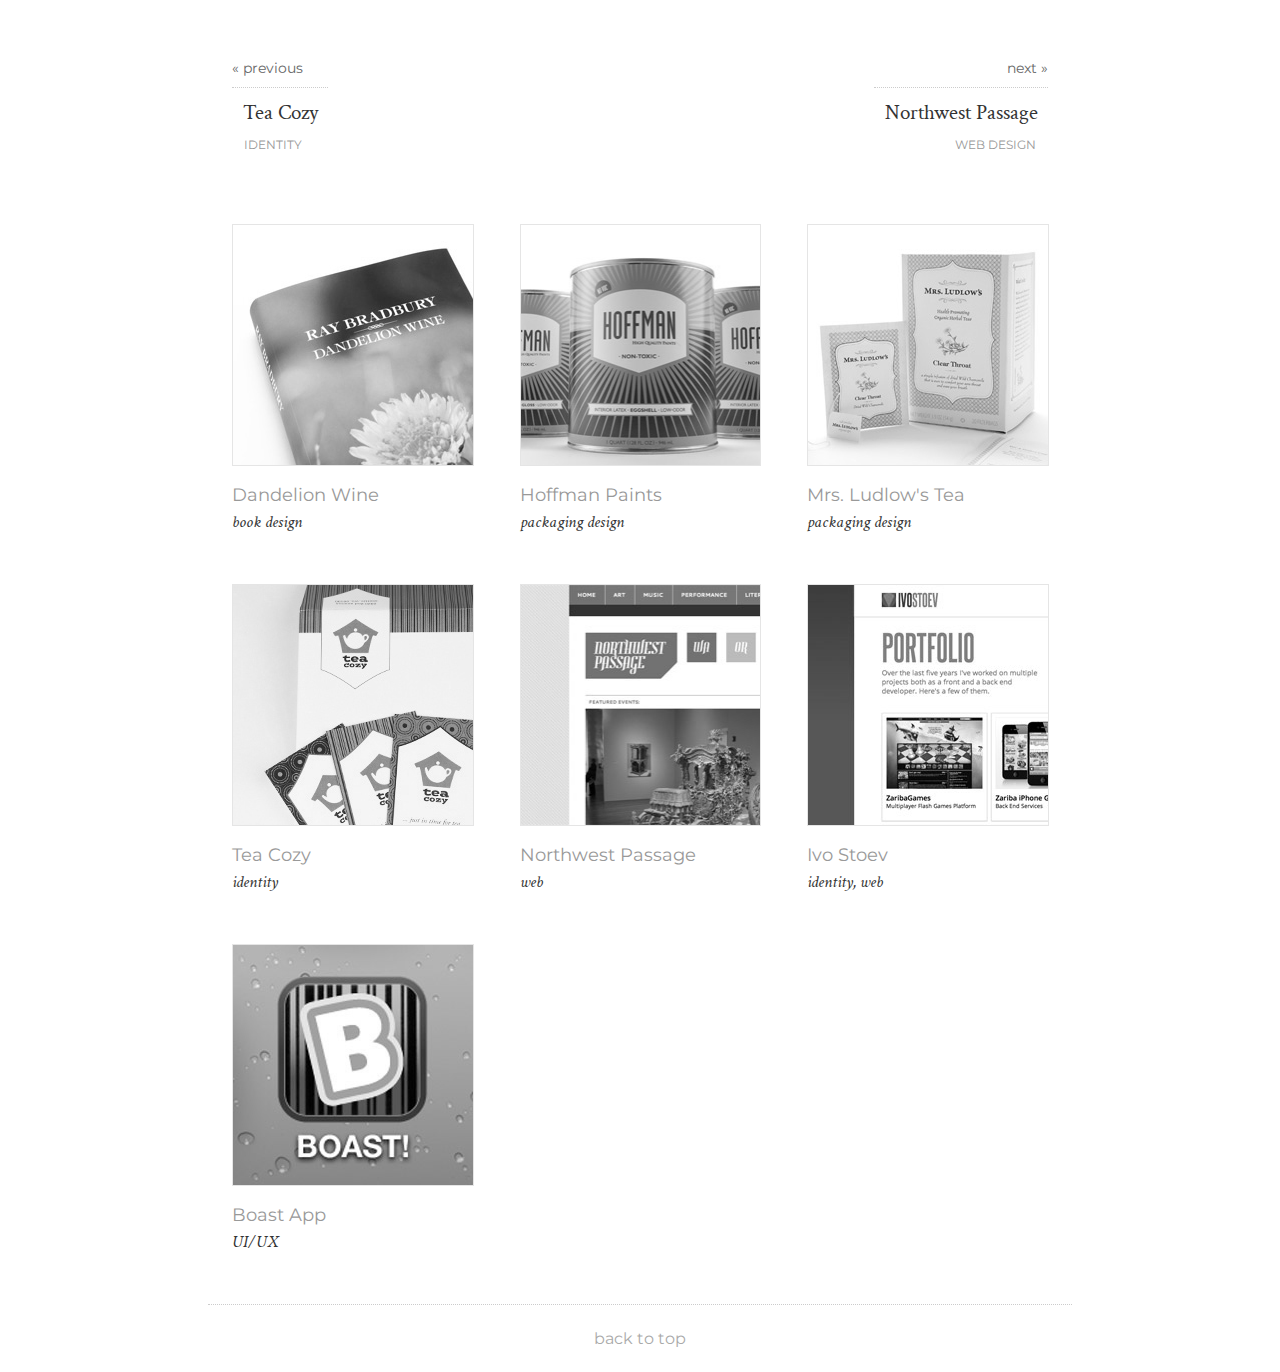
<file: penair.html>
<!DOCTYPE html>
<html>
<head>
	<title>Nevena Stoeva | PenAir</title>
	<meta name="viewport" content="width=device-width, initial-scale=1.0">
	<link rel="icon" href="img/favicon.png" />
	<link href='https://fonts.googleapis.com/css?family=Montserrat:400,700' rel='stylesheet' type='text/css'>
	<link href='https://fonts.googleapis.com/css?family=Crimson+Text:400,400italic,600,600italic,700,700italic' rel='stylesheet' type='text/css'>
	<link rel="stylesheet" src="//normalize-css.googlecode.com/svn/trunk/normalize.css" />
	<link href="styles.css" rel="stylesheet" type="text/css">
	<script>
	  (function(i,s,o,g,r,a,m){i['GoogleAnalyticsObject']=r;i[r]=i[r]||function(){
	  (i[r].q=i[r].q||[]).push(arguments)},i[r].l=1*new Date();a=s.createElement(o),
	  m=s.getElementsByTagName(o)[0];a.async=1;a.src=g;m.parentNode.insertBefore(a,m)
	  })(window,document,'script','//www.google-analytics.com/analytics.js','ga');

	  ga('create', 'UA-23920170-1', 'auto');
	  ga('send', 'pageview');

	</script>
</head>

<body>
	<!-- Why hello there, thank you for taking a look.  -->
	<div class="container-fluid main-nav" id="top">
		<header class="container">
		<a href="index.html">	
			<img src="img/nevena-logo.svg" alt="Nevena Stoeva logo" class="logo">
			<div>
				<h1>Nevena Stoeva</h1>
				<h2>UI <span class="orange">&bullet;</span> UX <span class="orange">&bullet;</span> Visual <span class="orange">&bullet;</span> Graphic Designer</h2>
			</div>
		</a>
		</header>
	</div>

	<section class="container project-summary">
		<div class="project-image-main">
			<img src="img/penair-7.jpg" alt="PenAir boarding passses and luggage tags">
		</div>
		<h3>PenAir</h3>
		<h4>Identity</h4>
		<section>
			<h5>Challenge</h5>
			<p>PenAir is one of the oldest and most reliable Alaskan commuter airlines and, until 2010, it was also the largest. After the merge of several smaller airlines into what is now Era Alaska, PenAir is now second largest. With Era being featured on Discovery's Flying Wild Alaska, PenAir noticed decline in popularity and decided that they needed to update their brand identity and make a bold statement about their position on the market.</p>
		</section>
		<section>
			<h5>Solution</h5>
			<p>The proposed redesign began with a major revision of the logo - distilling the class and reliability of the company and the freedom they provide with their flights and combining them into a memorable mark. A graphic standarts manual was drafted to outline the new identity of the brand and its application in business cards, stationery, air-crafts, luggage tags, tickets and other ephemera.</p>
		</section>
		<div class="project-gallery">
			<img src="img/penair-1.jpg" alt="PenAir graphic standards manual cover">
			<img src="img/penair-2.jpg" alt="PenAir pages of graphic standards manual">
			<img src="img/penair-3.jpg" alt="PenAir envelope, business cards and graphic standards manual">
			<img src="img/penair-4.jpg" alt="PenAir business cards">
			<img src="img/penair-5.jpg" alt="PenAir incorrect logo treatment in graphic standards manual">
			<img src="img/penair-6.jpg" alt="PenAir ephemera in graphic standards manual">
		</div>
		<nav class="projects-navigation">
			<ul>
				<li class="previous">
					<a href="tea-cozy.html">
						<span class="nav-direction">&laquo; previous</span>
						<span class="nav-project-title">Tea Cozy</span>
						<span class="nav-project-label">Identity</span>
					</a>
				</li>
				<li class="next">
					<a href="northwest-passage.html">
						<span class="nav-direction">next &raquo;</span>
						<span class="nav-project-title">Northwest Passage</span>
						<span class="nav-project-label">Web design</span>
					</a>
				</li>
			</ul>
		</nav>
	</section>

	<section class="container projects">
		<ul>
			<li class="project">
				<a href="dandelion-wine.html">
					<img class="project-thumbnail" src="img/thumbnail-dandelion.jpg" alt="Project thumbnail: Dandelion Wine, book design">
					<h4>Dandelion Wine</h4>
					<p class="project-label">book design</p>
				</a>
			</li>
			<li class="project">
				<a href="hoffman.html">
					<img class="project-thumbnail" src="img/thumbnail-hoffman.jpg" alt="Project thumbnail: Hoffman Paints, packaging design">
					<h4>Hoffman Paints</h4>
					<p class="project-label">packaging design</p>
				</a>
			</li>
			<li class="project">
				<a href="ludlow.html">
					<img class="project-thumbnail" src="img/thumbnail-ludlow.jpg" alt="Project thumbnail: Mrs. Ludlow's Tea, web design">
					<h4>Mrs. Ludlow's Tea</h4>
					<p class="project-label">packaging design</p>
				</a>
			</li>
			<li class="project">
				<a href="tea-cozy.html">
					<img class="project-thumbnail" src="img/thumbnail-tea-cozy.jpg" alt="Project thumbnail: Tea Cozy, identity">
					<h4>Tea Cozy</h4>
					<p class="project-label">identity</p>
				</a>
			</li>
<!-- 			<li class="project hidden">
				<a href="penair.html">
					<img class="project-thumbnail" src="img/thumbnail-penair.jpg" alt="Project thumbnail: PenAir, identity">
					<h4>PenAir</h4>
					<p class="project-label">identity</p>
				</a>
			</li> -->
			<li class="project">
				<a href="northwest-passage.html">
					<img class="project-thumbnail" src="img/thumbnail-northwest-passage.jpg" alt="Project thumbnail: Northwest Passage, web design">
					<h4>Northwest Passage</h4>
					<p class="project-label">web</p>
				</a>
			</li>
			<li class="project">
				<a href="ivo-stoev.html">
					<img class="project-thumbnail" src="img/thumbnail-ivo.jpg" alt="Project thumbnail: Ivo Stoev, identity and web design">
					<h4>Ivo Stoev</h4>
					<p class="project-label">identity, web</p>
				</a>
			</li>
			<li class="project">
				<a href="boast-app.html">
					<img class="project-thumbnail" src="img/thumbnail-boast.jpg" alt="Project thumbnail: Boast, UI/UX design">
					<h4>Boast App</h4>
					<p class="project-label">UI/UX</p>
				</a>
			</li>		
		</ul>		
	</section>
	<footer class="container">
		<a href="#top">back to top</a>
	</footer>
</body>
</html>
</file>
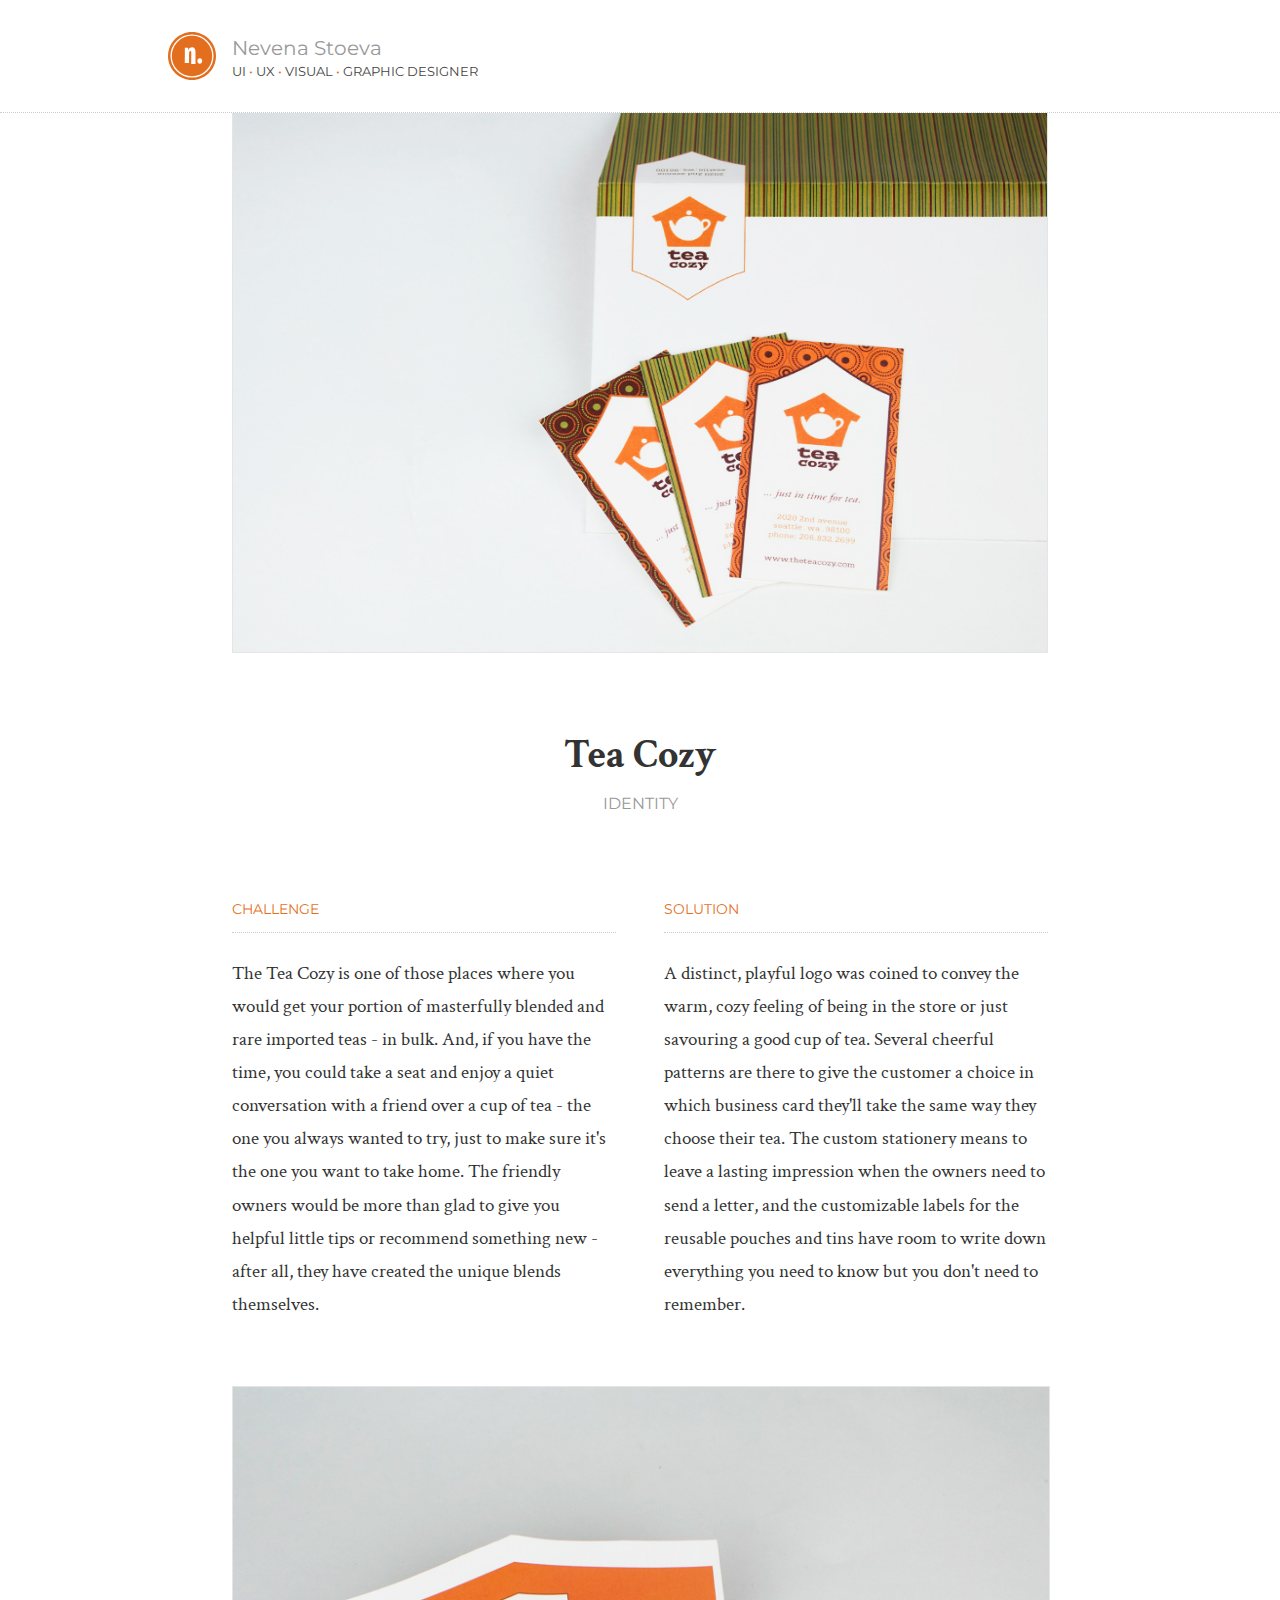
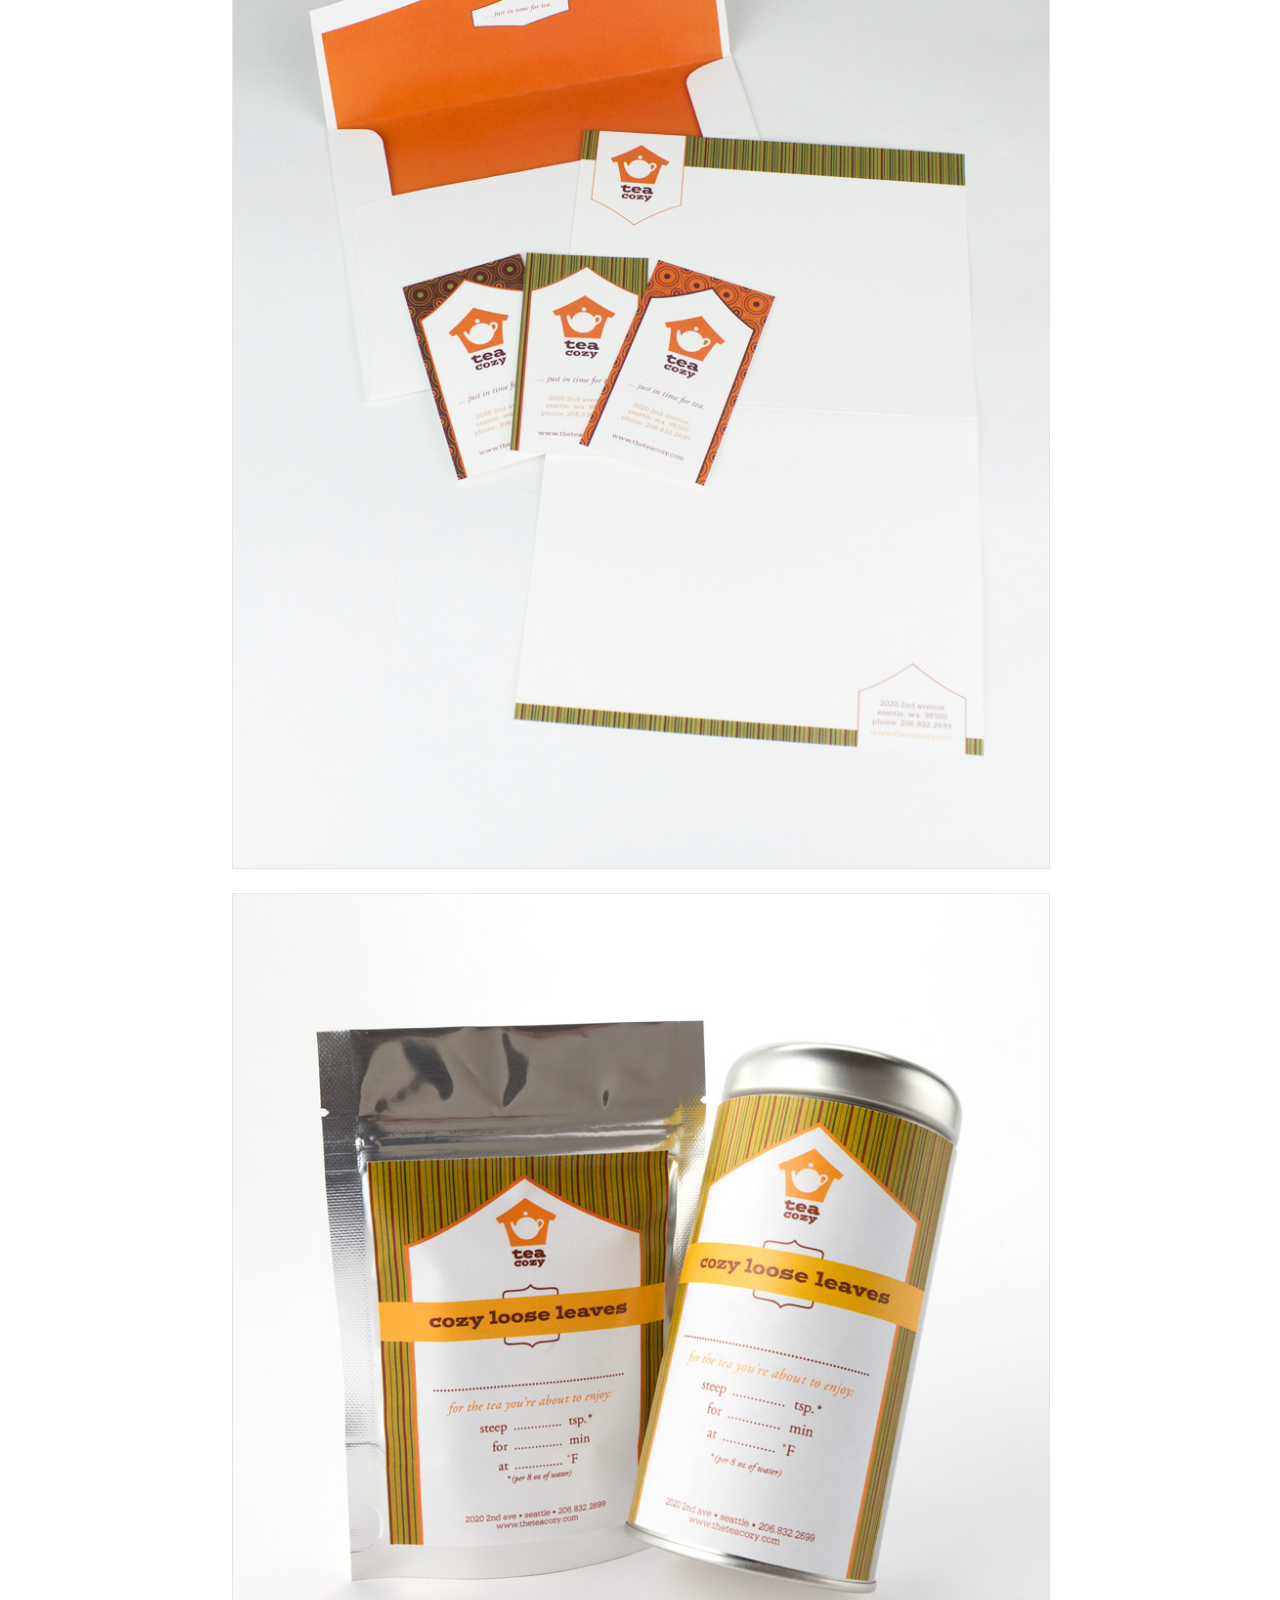
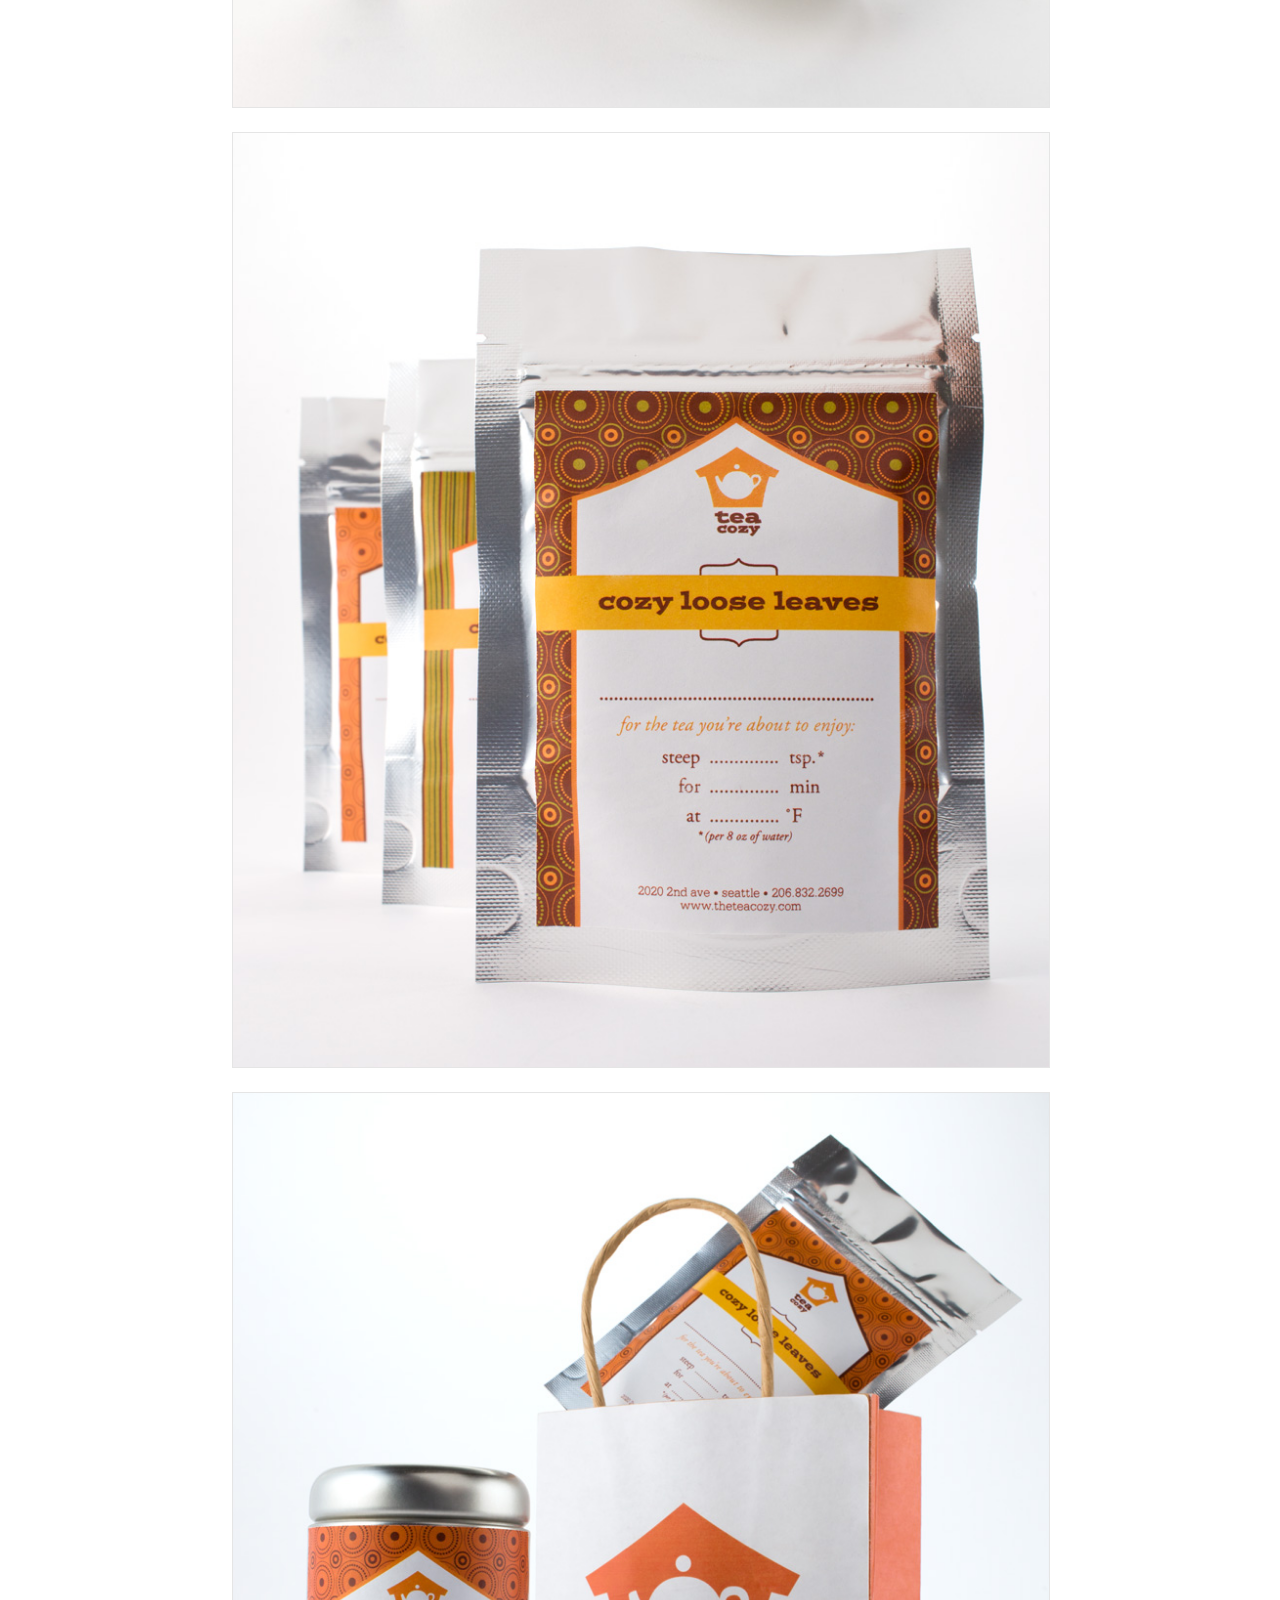
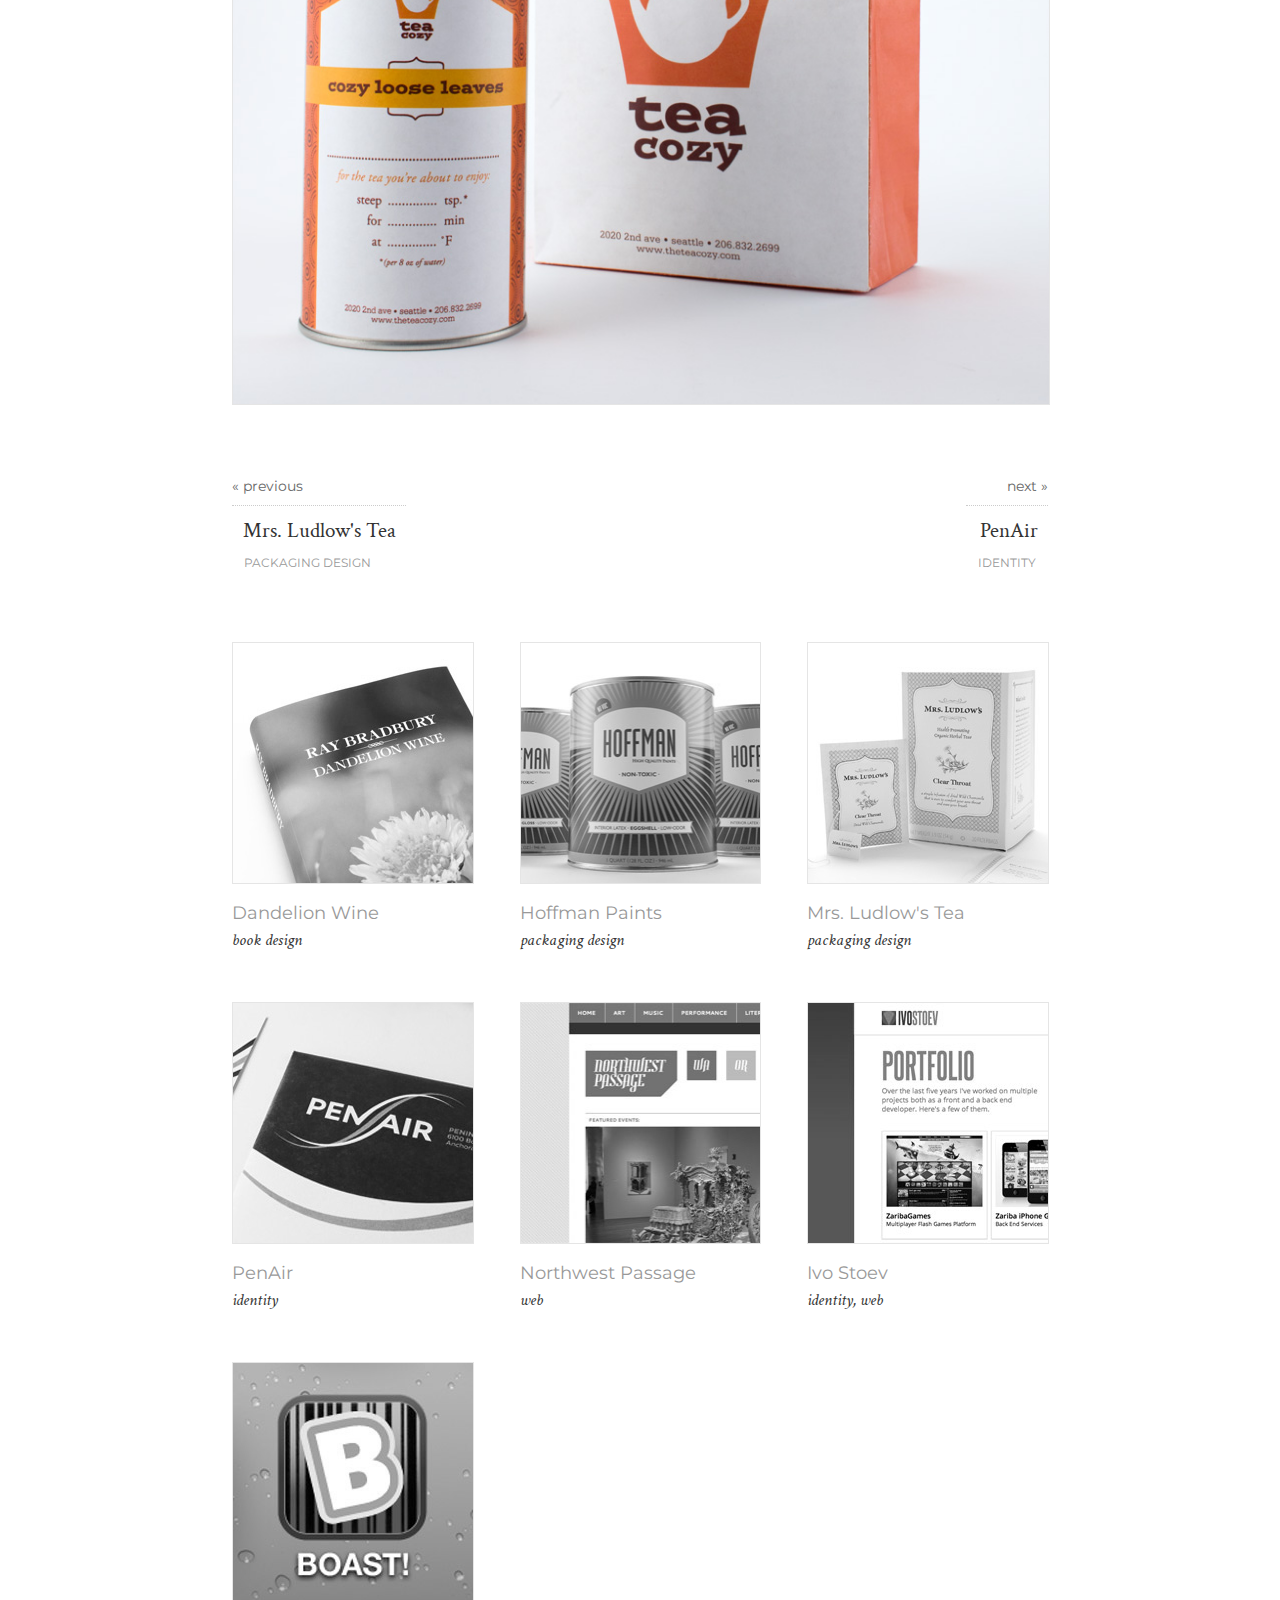
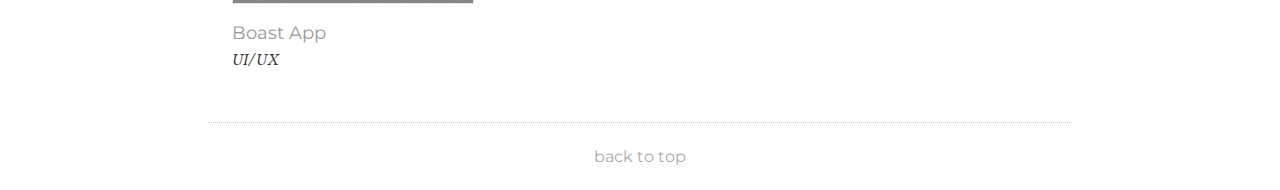
<file: tea-cozy.html>
<!DOCTYPE html>
<html>
<head>
	<title>Nevena Stoeva | Tea Cozy</title>
	<meta name="viewport" content="width=device-width, initial-scale=1.0">
	<link rel="icon" href="img/favicon.png" />
	<link href='https://fonts.googleapis.com/css?family=Montserrat:400,700' rel='stylesheet' type='text/css'>
	<link href='https://fonts.googleapis.com/css?family=Crimson+Text:400,400italic,600,600italic,700,700italic' rel='stylesheet' type='text/css'>
	<link rel="stylesheet" src="//normalize-css.googlecode.com/svn/trunk/normalize.css" />
	<link href="styles.css" rel="stylesheet" type="text/css">
	<script>
	  (function(i,s,o,g,r,a,m){i['GoogleAnalyticsObject']=r;i[r]=i[r]||function(){
	  (i[r].q=i[r].q||[]).push(arguments)},i[r].l=1*new Date();a=s.createElement(o),
	  m=s.getElementsByTagName(o)[0];a.async=1;a.src=g;m.parentNode.insertBefore(a,m)
	  })(window,document,'script','//www.google-analytics.com/analytics.js','ga');

	  ga('create', 'UA-23920170-1', 'auto');
	  ga('send', 'pageview');

	</script>
</head>

<body>
	<!-- Why hello there, thank you for taking a look.  -->
	<div class="container-fluid main-nav" id="top">
		<header class="container">
		<a href="index.html">	
			<img src="img/nevena-logo.svg" alt="Nevena Stoeva logo" class="logo">
			<div>
				<h1>Nevena Stoeva</h1>
				<h2>UI <span class="orange">&bullet;</span> UX <span class="orange">&bullet;</span> Visual <span class="orange">&bullet;</span> Graphic Designer</h2>
			</div>
		</a>
		</header>
	</div>

	<section class="container project-summary">
			<div class="project-image-main">
				<img src="img/tea-cozy-1.jpg" alt="Tea Cozy identity suite - envelope front and business cards variety">
			</div>
		<h3>Tea Cozy</h3>
		<h4>Identity</h4>
		<section>
			<h5>Challenge</h5>
			<p>The Tea Cozy is one of those places where you would get your portion of masterfully blended and rare imported teas - in bulk. And, if you have the time, you could take a seat and enjoy a quiet conversation with a friend over a cup of tea - the one you always wanted to try, just to make sure it's the one you want to take home. The friendly owners would be more than glad to give you helpful little tips or recommend something new - after all, they have created the unique blends themselves.</p>
		</section>
		<section>
			<h5>Solution</h5>
			<p>A distinct, playful logo was coined to convey the warm, cozy feeling of being in the store or just savouring a good cup of tea. Several cheerful patterns are there to give the customer a choice in which business card they'll take the same way they choose their tea. The custom stationery means to leave a lasting impression when the owners need to send a letter, and the customizable labels for the reusable pouches and tins have room to write down everything you need to know but you don't need to remember.</p>
		</section>
		<div class="project-gallery">
			<img src="img/tea-cozy-2.jpg" alt="Tea Cozy identity suite - inside of envelope, letterhead, and business cards variety">
			<img src="img/tea-cozy-3.jpg" alt="Tea Cozy packaging - stickers applied to tin and resealable foil pouch">
			<img src="img/tea-cozy-4.jpg" alt="Tea Cozy packaging - stickers variety applied to resealable foil pouches">
			<img src="img/tea-cozy-5.jpg" alt="Tea Cozy packaging - custom printed paper bag, stickers for tin and resealable foil pouch">
		</div>
		<nav class="projects-navigation">
			<ul>
				<li class="previous">
					<a href="ludlow.html">
						<span class="nav-direction">&laquo; previous</span>
						<span class="nav-project-title">Mrs. Ludlow's Tea</span>
						<span class="nav-project-label">Packaging Design</span>
					</a>
				</li>
				<li class="next">
					<a href="penair.html">
						<span class="nav-direction">next &raquo;</span>
						<span class="nav-project-title">PenAir</span>
						<span class="nav-project-label">Identity</span>
					</a>
				</li>
			</ul>
		</nav>
	</section>

	<section class="container projects">
		<ul>
			<li class="project">
				<a href="dandelion-wine.html">
					<img class="project-thumbnail" src="img/thumbnail-dandelion.jpg" alt="Project thumbnail: Dandelion Wine, book design">
					<h4>Dandelion Wine</h4>
					<p class="project-label">book design</p>
				</a>
			</li>
			<li class="project">
				<a href="hoffman.html">
					<img class="project-thumbnail" src="img/thumbnail-hoffman.jpg" alt="Project thumbnail: Hoffman Paints, packaging design">
					<h4>Hoffman Paints</h4>
					<p class="project-label">packaging design</p>
				</a>
			</li>
			<li class="project">
				<a href="ludlow.html">
					<img class="project-thumbnail" src="img/thumbnail-ludlow.jpg" alt="Project thumbnail: Mrs. Ludlow's Tea, web design">
					<h4>Mrs. Ludlow's Tea</h4>
					<p class="project-label">packaging design</p>
				</a>
			</li>
<!-- 			<li class="project hidden">
				<a href="tea-cozy.html">
					<img class="project-thumbnail" src="img/thumbnail-tea-cozy.jpg" alt="Project thumbnail: Tea Cozy, identity">
					<h4>Tea Cozy</h4>
					<p class="project-label">identity</p>
				</a>
			</li> -->
			<li class="project">
				<a href="penair.html">
					<img class="project-thumbnail" src="img/thumbnail-penair.jpg" alt="Project thumbnail: PenAir, identity">
					<h4>PenAir</h4>
					<p class="project-label">identity</p>
				</a>
			</li>
			<li class="project">
				<a href="northwest-passage.html">
					<img class="project-thumbnail" src="img/thumbnail-northwest-passage.jpg" alt="Project thumbnail: Northwest Passage, web design">
					<h4>Northwest Passage</h4>
					<p class="project-label">web</p>
				</a>
			</li>
			<li class="project">
				<a href="ivo-stoev.html">
					<img class="project-thumbnail" src="img/thumbnail-ivo.jpg" alt="Project thumbnail: Ivo Stoev, identity and web design">
					<h4>Ivo Stoev</h4>
					<p class="project-label">identity, web</p>
				</a>
			</li>
			<li class="project">
				<a href="boast-app.html">
					<img class="project-thumbnail" src="img/thumbnail-boast.jpg" alt="Project thumbnail: Boast, UI/UX design">
					<h4>Boast App</h4>
					<p class="project-label">UI/UX</p>
				</a>
			</li>		
		</ul>		
	</section>
	<footer class="container">
		<a href="#top">back to top</a>
	</footer>
</body>
</html>
</file>
<file: styles.css>
/*global*/
/** {
	background-color: rgba(255,0,0,0.1);
}*/

body { 
	font-family: 'Montserrat', Verdana, sans-serif; 
	color: #999; 
	background-color: #fff; 
	margin: 0;
}
html, body {
  margin:0;
}
img {
	display: block;
}
h1, h2, h3, h4, h5, h6 {
	font-weight: 400;
}
::selection {
	color: #FFF;
	background-color: #E4701E;
}
.hidden {
	display: none;
}
.container { 
	display: flex; 
	width: auto; 
	max-width: 54em;
	margin: 0 auto; 
	padding: 0;
	flex-wrap: wrap;
}
.container-fluid {
	width: 100%;
}
.main-nav {
	border-bottom: 1px dotted #CCC;
}
.logo {
	margin: 0 1em 0 0;
	height: 3em;
	width: 3em;
}
header.container {
	max-width: 59em;
	padding: 2em 1em;
}
header a {
	display: flex;
	align-items: center;
	border-bottom: none;
}
header a:hover {
	border-bottom: none;
}
header h1 { 
	font-size: 1.25em; 
	margin: 0;
	line-height: 1.5em;
	color: #999;
}
header h2 {
	font-size: .825em;
	text-transform: uppercase;
	color: #444;
	margin: 0;
}
header h2 span {
	color: #E4701E;
}
h3 {
	font-size: 1.5em;
	width: 100%;
}
p { 
	font-family: 'Crimson Text', Georgia, sans-serif; font-weight: 300; 
	color: #333; 
	font-size: 1.5em; 
	line-height: 1.725em; 
	margin: 0.875em 0;
	width: 100%;
}
a { 
	text-decoration: none; 
	color: #666;
	border-bottom: 1px solid #DDD;
}
a:hover {
	color: #000;
	border-bottom: 1px solid #E4701E;
}

/*main summary*/

.summary {
	padding: 2em 0 1em;
}
.summary h3, .summary p {
	padding: 0 1em;
}

/*project thumbnails*/

.projects ul { 
	display: flex; 
	flex-flow: row wrap; 
	justify-content: flex-start; 
	list-style: none;
	margin: 0; padding: 0;
}
.project {
	width: calc(33.3% - 3em);
	margin: 1.5em;
}
.project a {
	border-bottom: none;
}
img.project-thumbnail {
	width: 100%;
	border: 1px solid rgba(0,0,0,.1);
	-webkit-filter: grayscale(100%);
	-webkit-transition: .2s ease-in-out; 
	filter: grayscale(100%);
	transition: .2s ease-in-out; 
}
img.project-thumbnail:hover { 
	-webkit-filter: grayscale(0%);
	-webkit-transition: .2s ease-in-out; 
	filter: grayscale(0%); 
	transition: .2s ease-in-out;
}		
.project h4 {
	font-size: 1.125em; 
	color: #999; 
	margin: 1em 0 .25em 0; 
}
.project-label { 
	font-size: 1.075em; 
	font-style: italic; 
	margin: 0; 
	line-height: 1.5em;
}

/*project-pages*/

.project-image-main {
	margin: 0 1.5em;
	border: 1px solid rgba(0,0,0,.1); 
	border-top: none;
	width: 100%;
	max-height: 33.68em;
	overflow: hidden;
}
.project-image-main img {
	width: 100%; 
	height: 100%;
}
.project-summary h3 {
	font-family: 'Crimson Text', Georgia, sans-serif; 
	font-weight: 700;
	font-size: 2.5em;
	line-height: 1.125em;
	color: #333;
	text-align: center; 
	margin: 2em .625em 0;
}
.project-summary h4 {
	text-transform: uppercase;
	width: 100%;
	text-align: center;
	margin: 1em 1.5em 4em;	
}
.project-summary section {
	width: calc(50% - 3em);
	margin: 0 1.5em; 
}
.project-summary section h5 {
	font-size: .875em;
	text-transform: uppercase;
	color: #E4701E;
	border-bottom: 1px dotted #CCC;
	padding-bottom: 1em;
}
.project-summary section p {
	font-size: 1.2em;
}
.project-gallery {
	padding: 1.5em;
}
.project-gallery img {
	width: 100%; 
	border: 1px solid rgba(0,0,0,.1); 
	margin-top: 1.5em;
}
nav.projects-navigation {
	padding: 3em 1.5em;
	width: 100%;
}
.projects-navigation ul {
	list-style: none;
	margin: 0; padding: 0;
	display: flex; 
	flex-flow: row; 
	justify-content: space-between; 
}
.projects-navigation ul li {
	max-width: 50%;
}
.projects-navigation a {
	border-bottom: none;
	display: flex;
	flex-flow: column nowrap;
}
.next {
	text-align: right;
} 
.nav-direction {
	font-size: .875em; 
	max-width: 17em;
	border-bottom: 1px dotted #CCC;
	padding-bottom: .75em;
}
.nav-project-title {
	font-family: 'Crimson Text', Georgia, sans-serif; 
	font-size: 1.313em;
	line-height: 1.325em;
	color: #333;
	padding: .5em; 
}
.nav-project-label {
	font-size: .75em; 
	text-transform: uppercase;
	color: #999;
	padding: 0 1em;
}

/*footer*/

footer a {
	width: 100%;
	color:#AAA;
	text-align: center;
	padding: 1.5em;
	margin: 1.5em auto 0;
	border-top: 1px dotted #CCC; 
	border-bottom: none;
}
footer a:hover {
	color:#999;
}

/*@media*/

@media (min-width: 15em) and (max-width: 53em) {
	.project:nth-child(odd) {
		width: calc(50% - 2.25em);
		margin: 1.5em 0.75em 0 1.5em; 
	}
	.project:nth-child(even) {
		width: calc(50% - 2.25em);
		margin: 1.5em 1.5em 0 0.75em; 
	}
	.project-image-main {
		margin: 0;
	}
	.project-summary section {
		width: calc(100% - 3em);
	}
}
</file>
